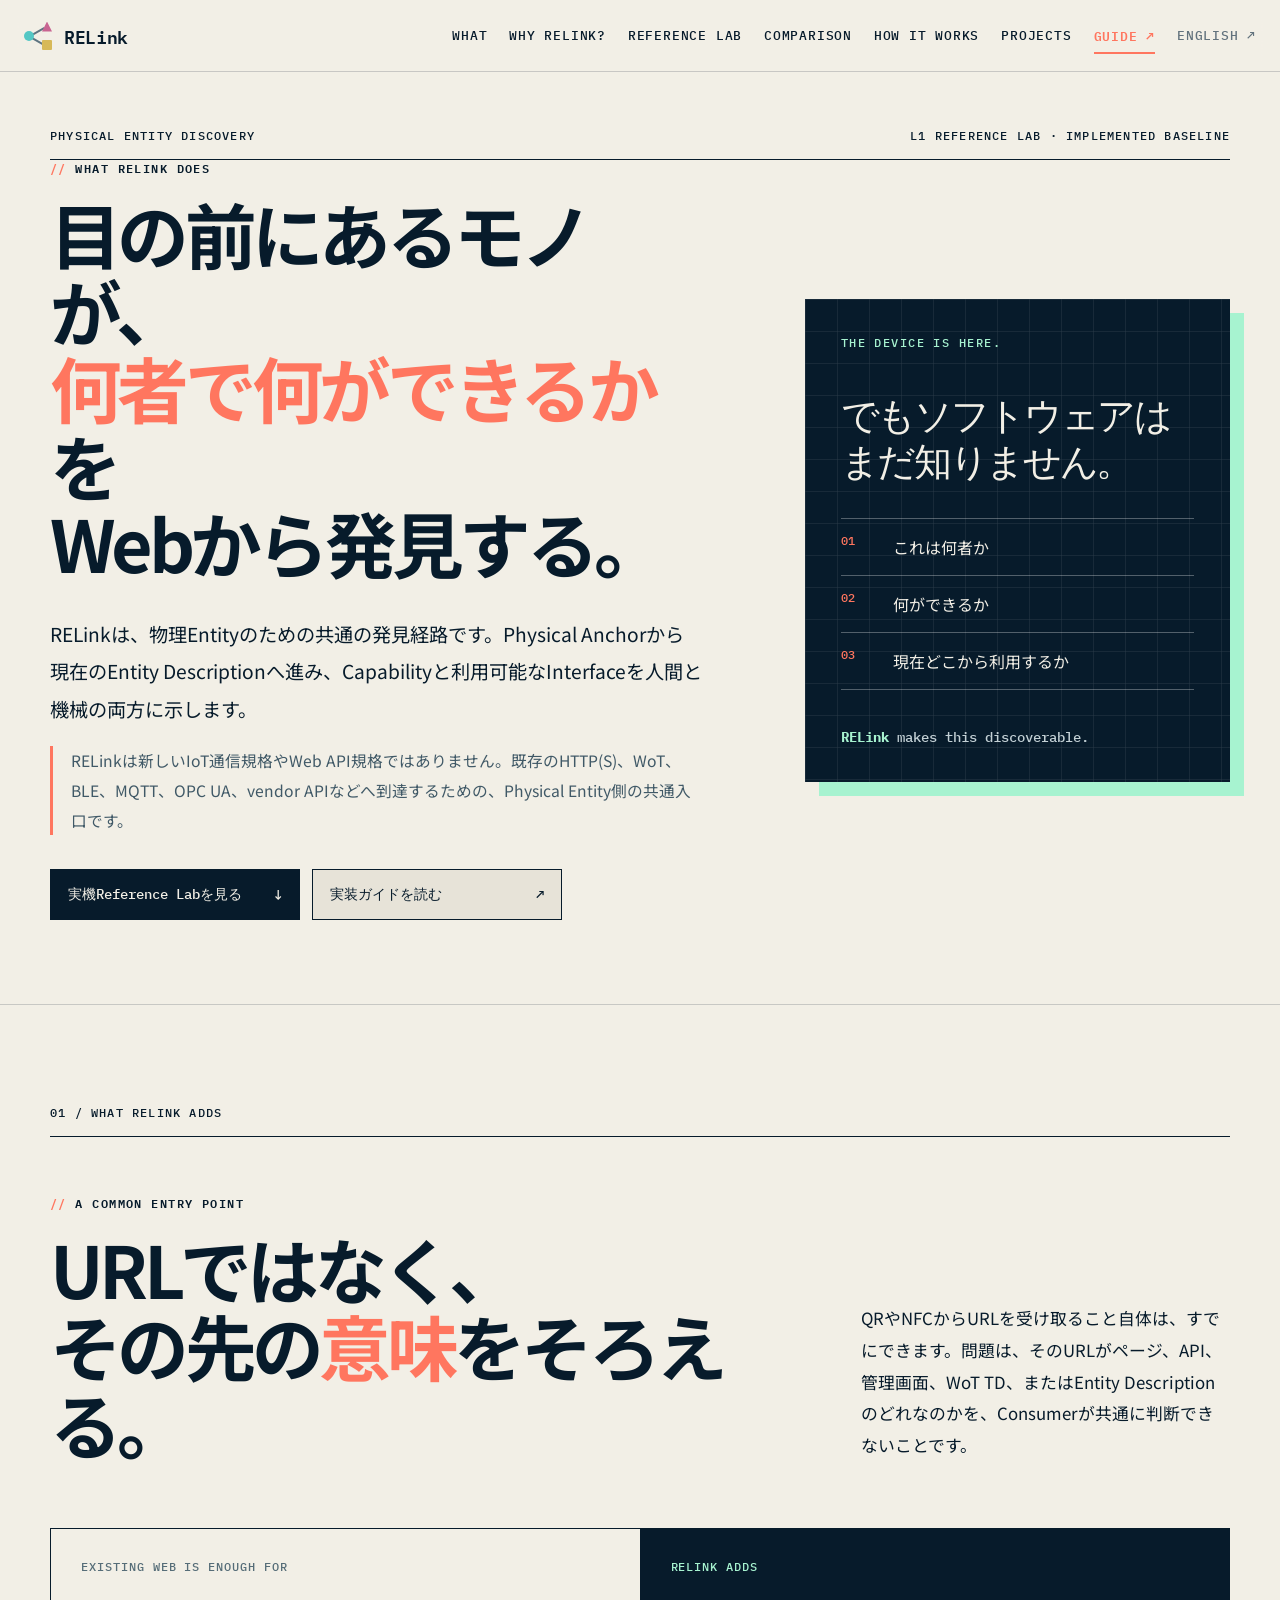
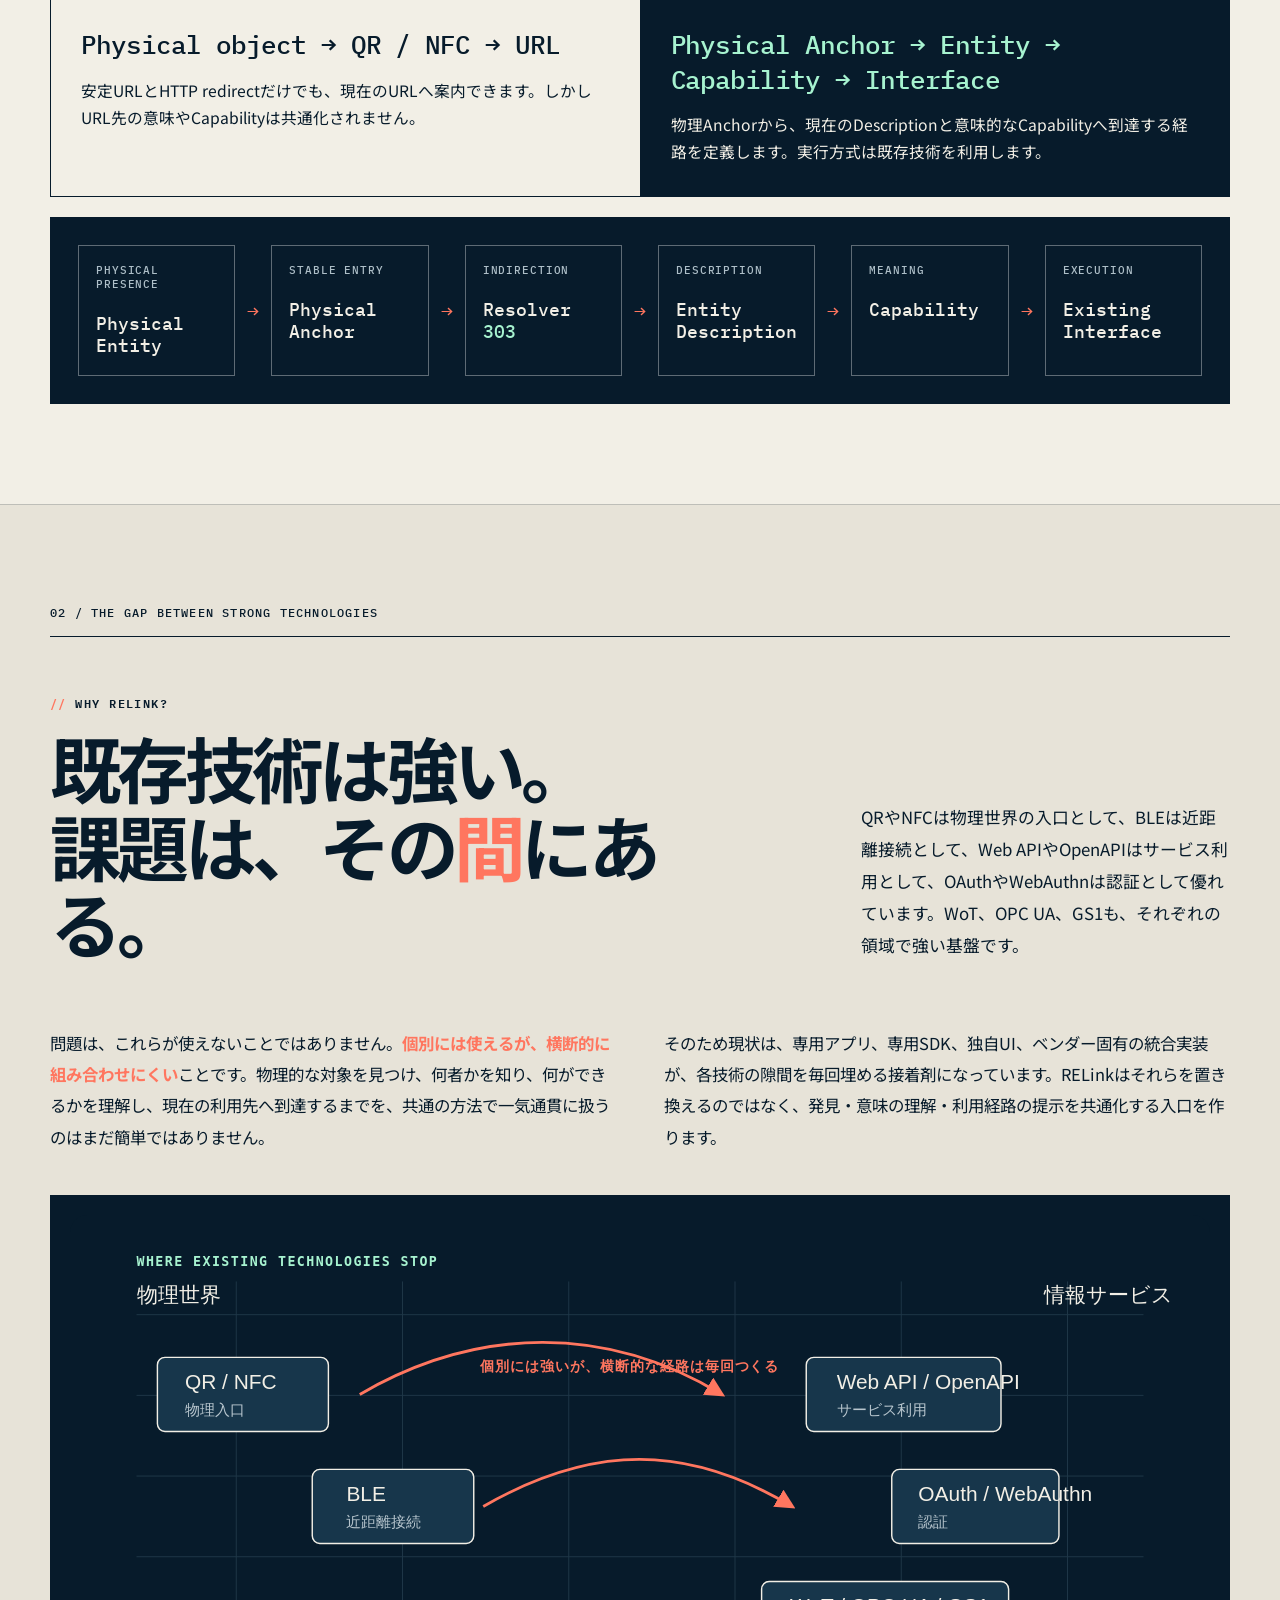
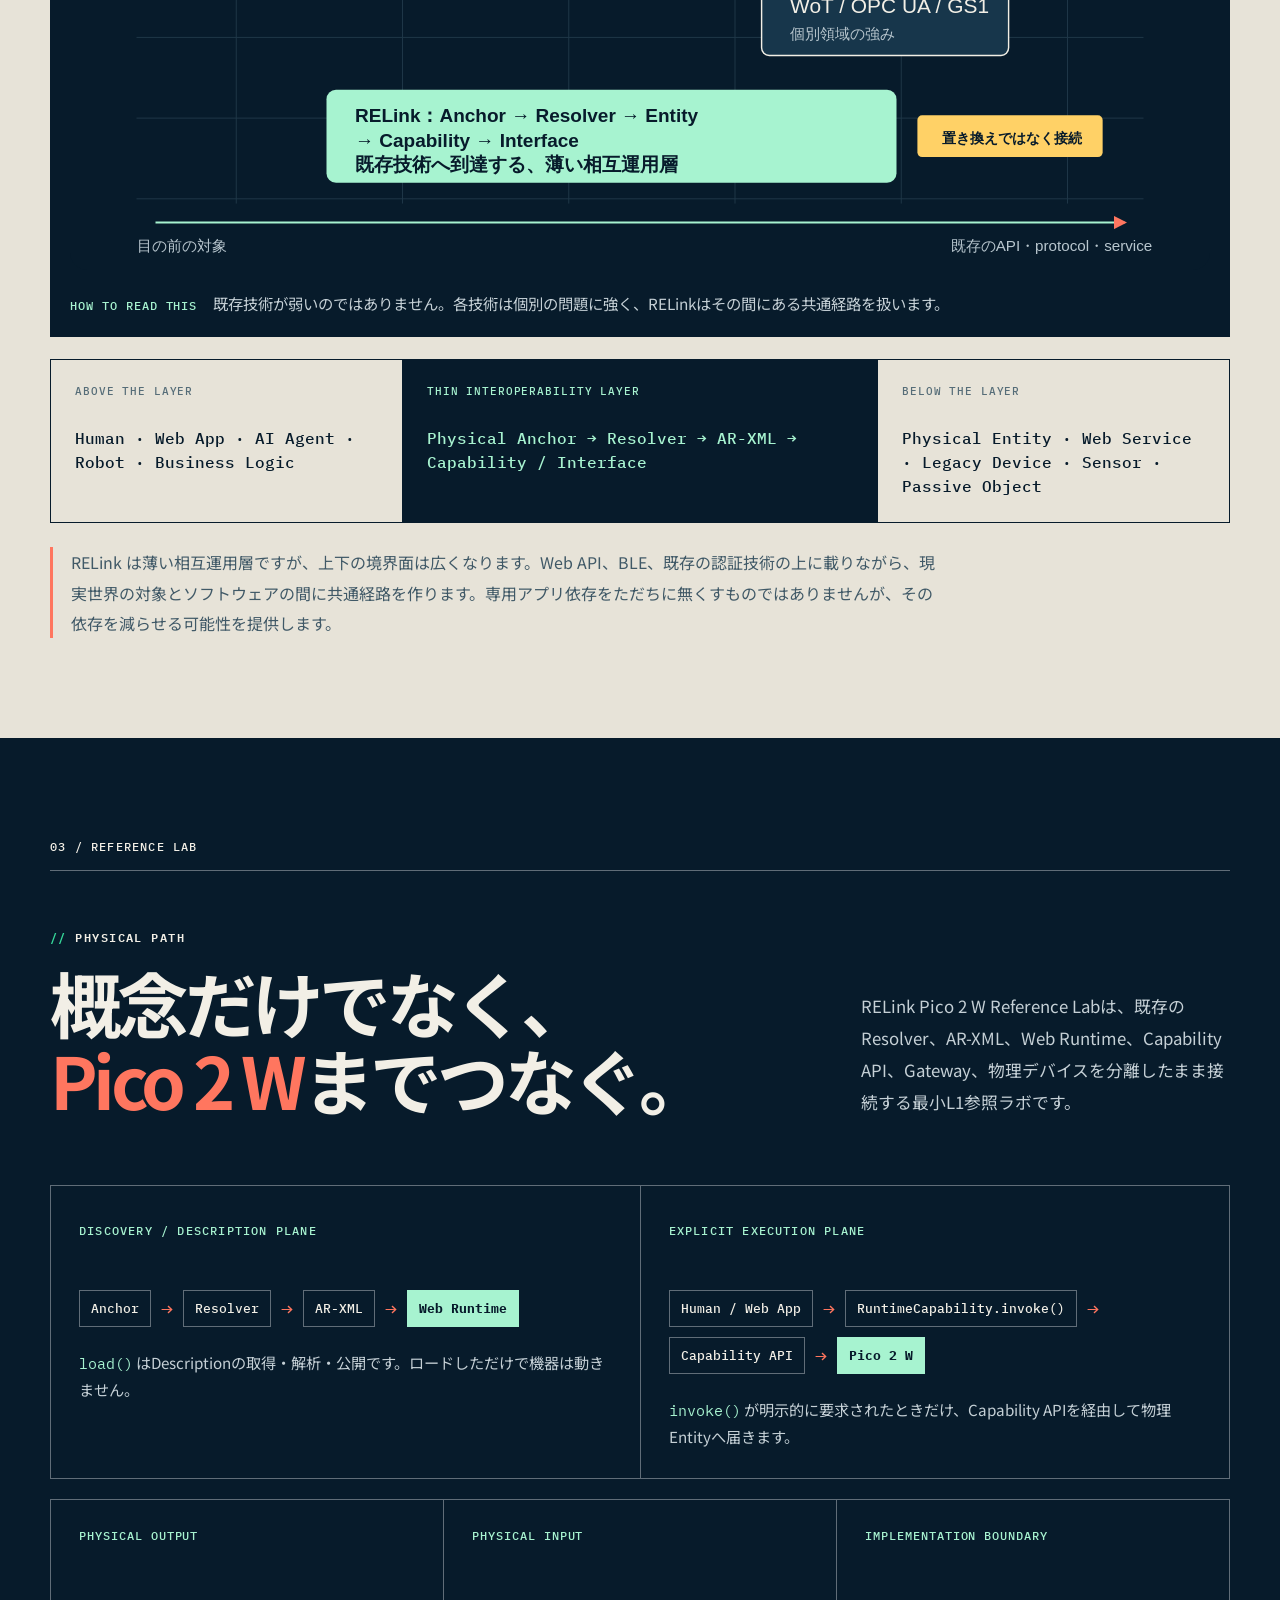
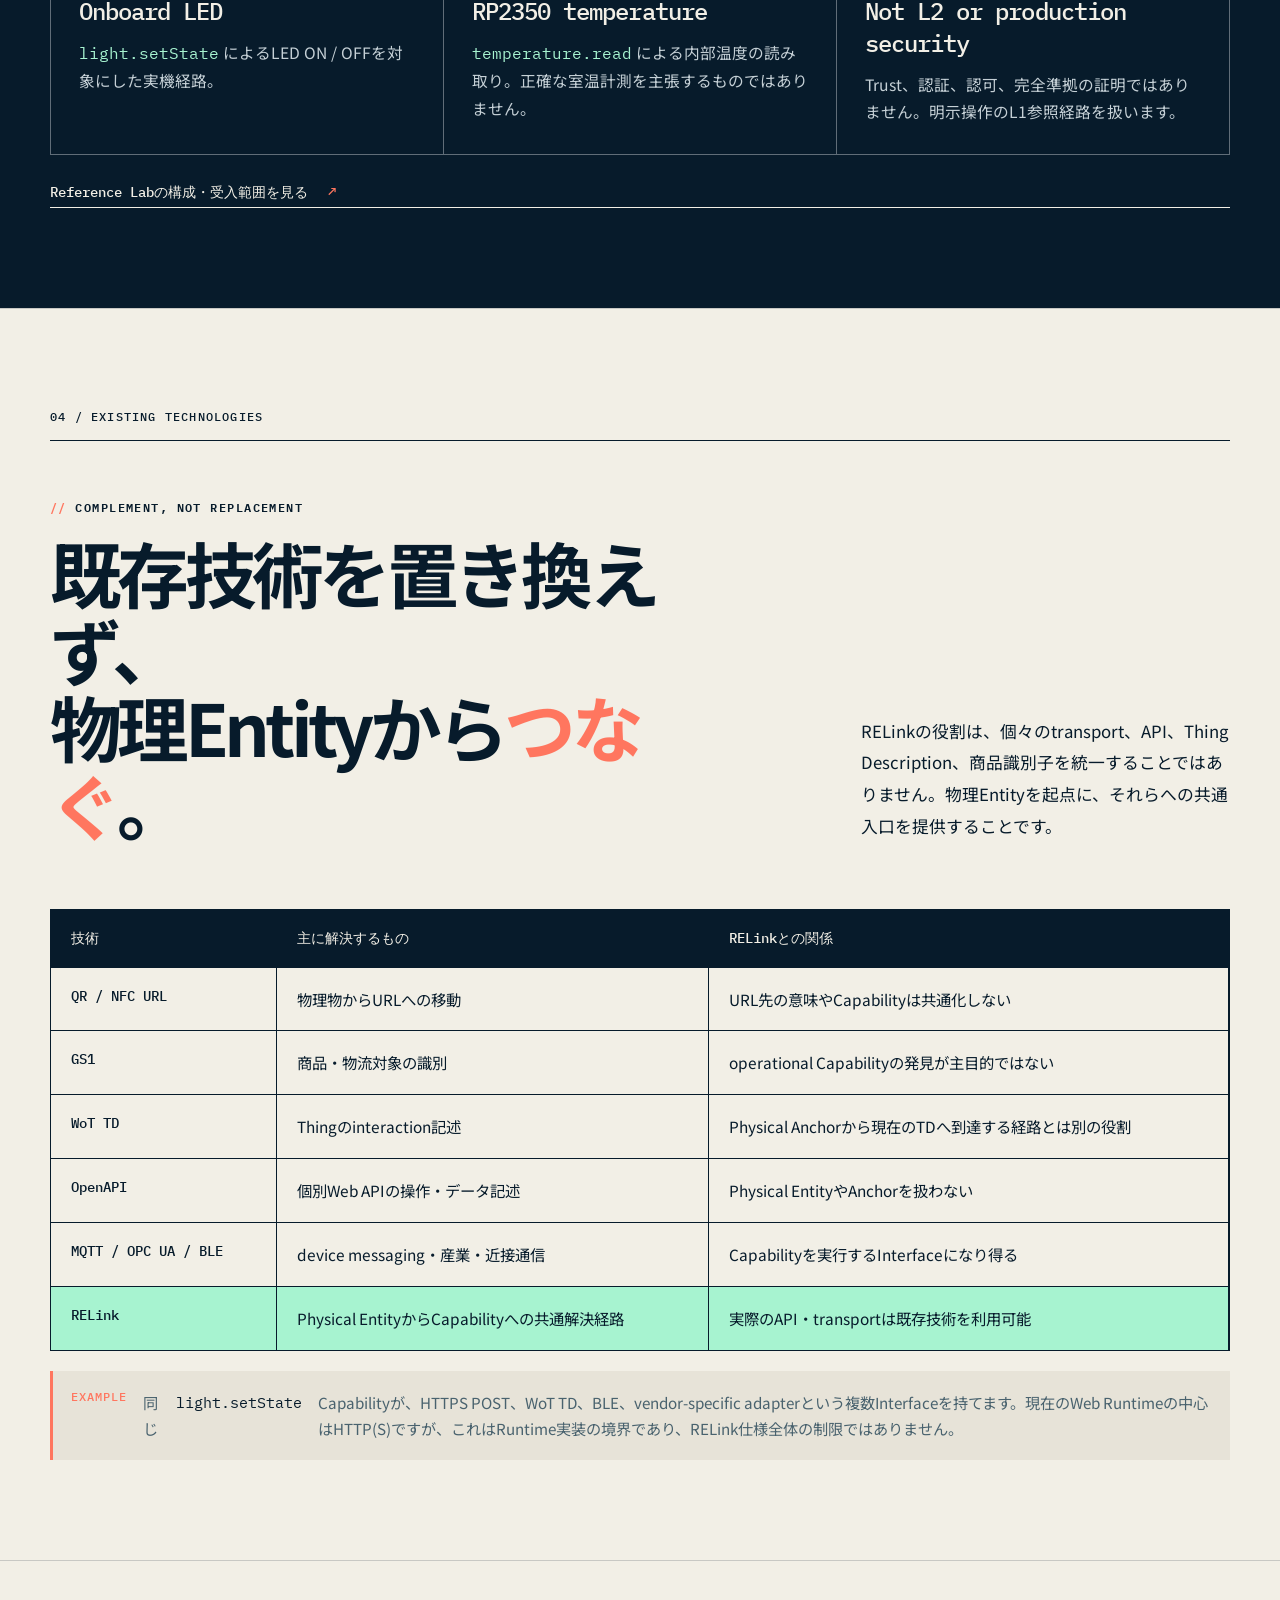
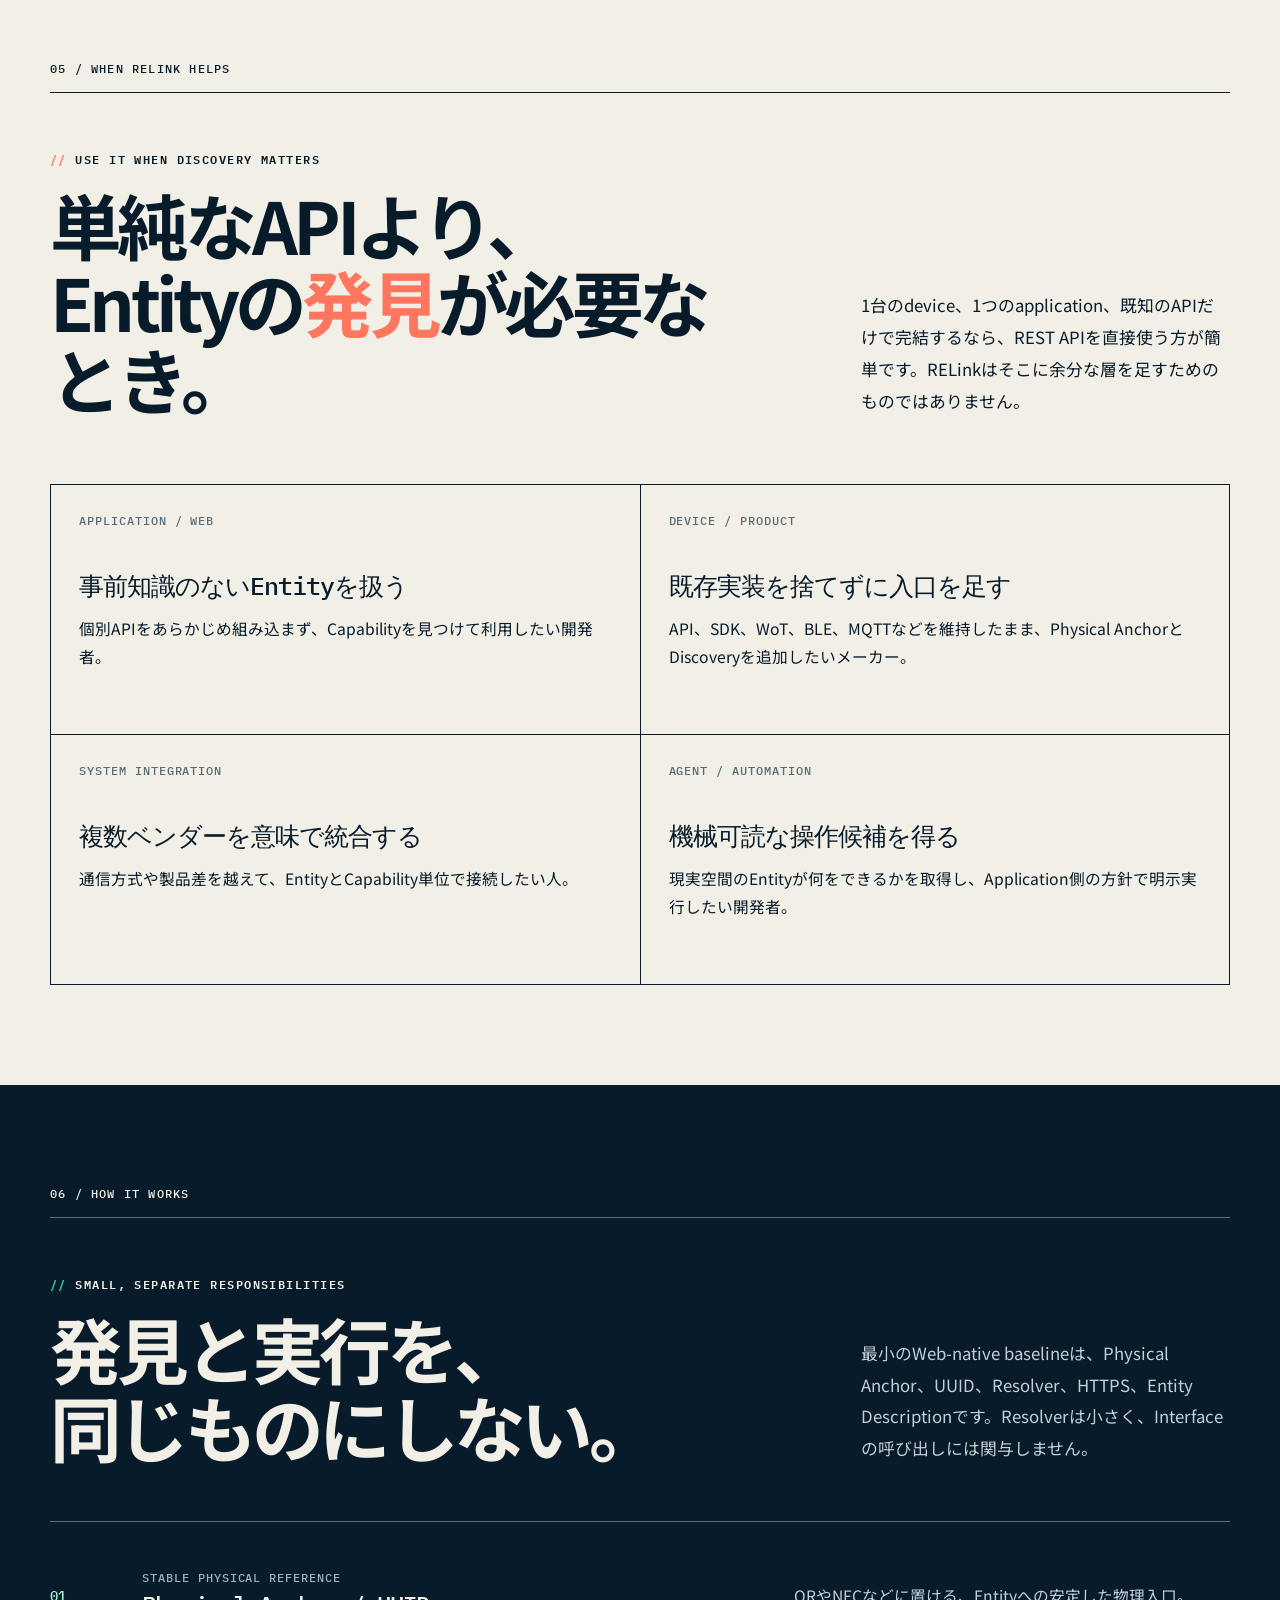
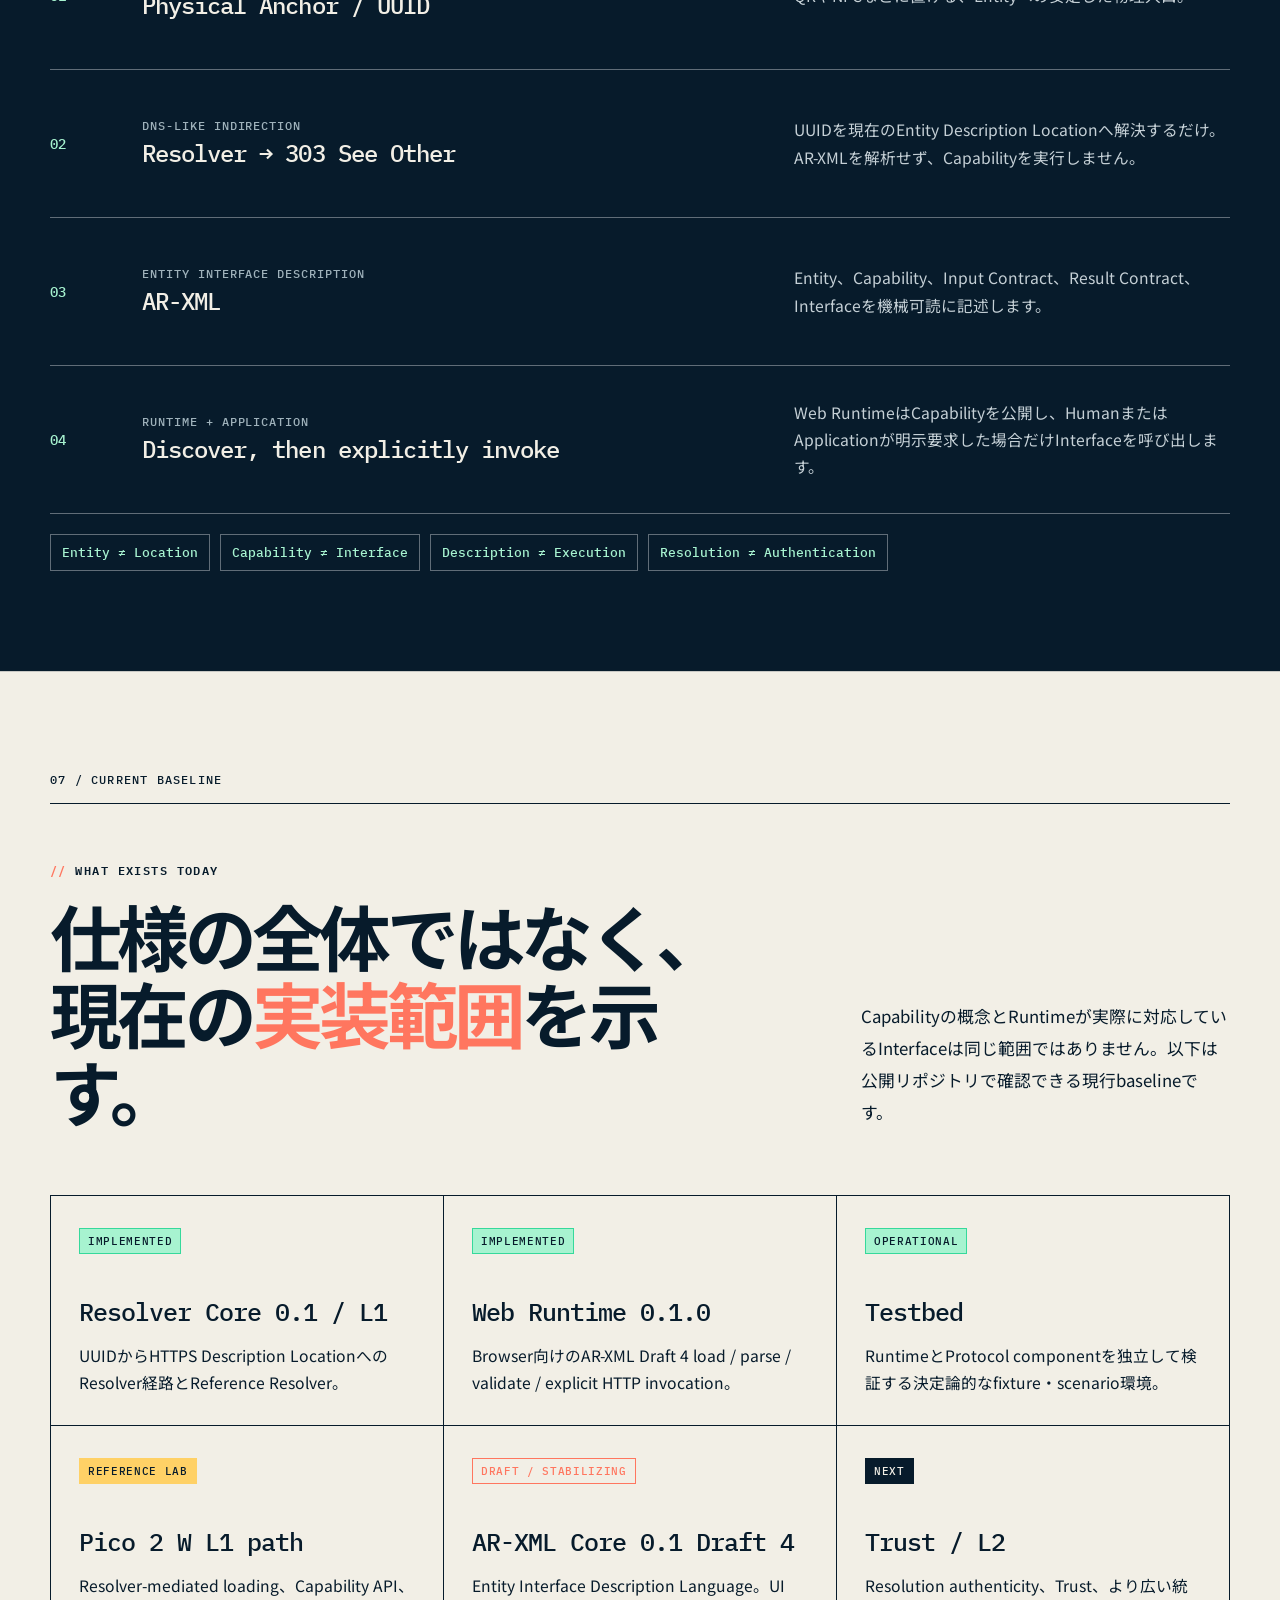
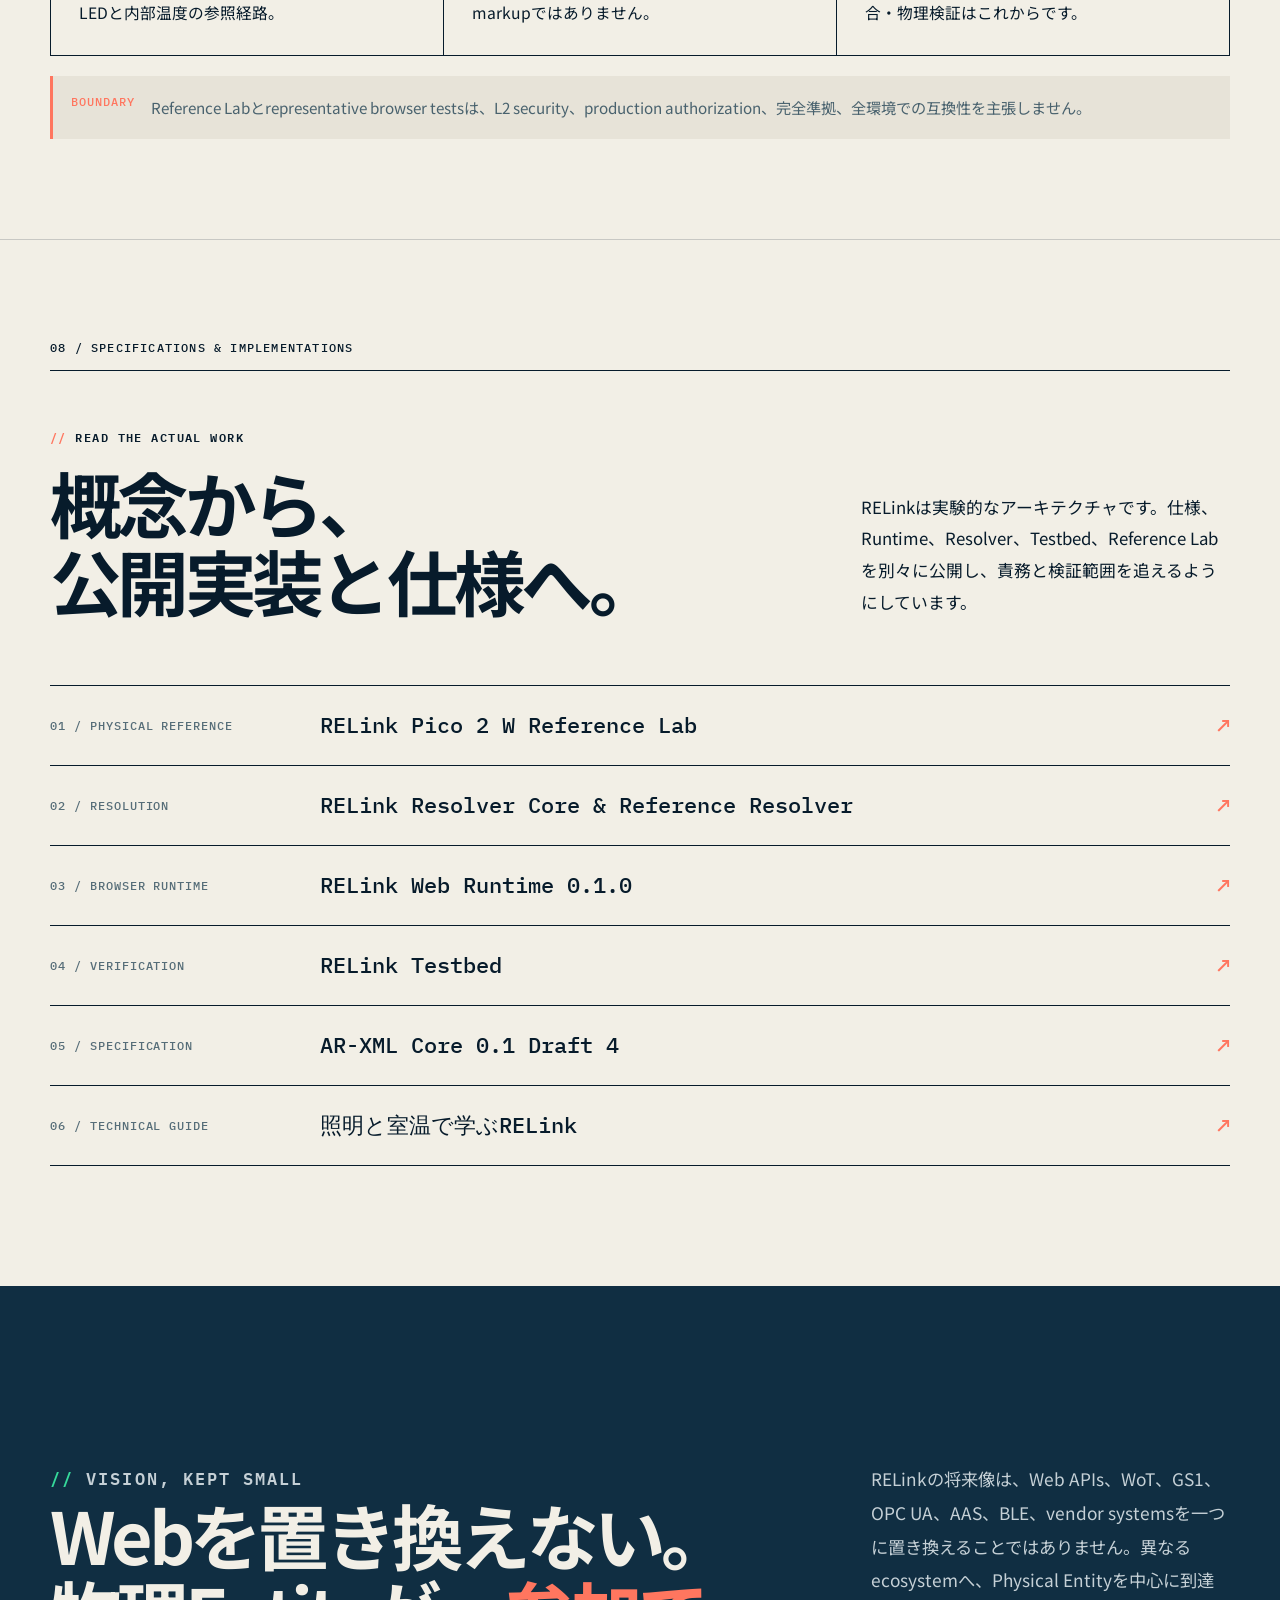
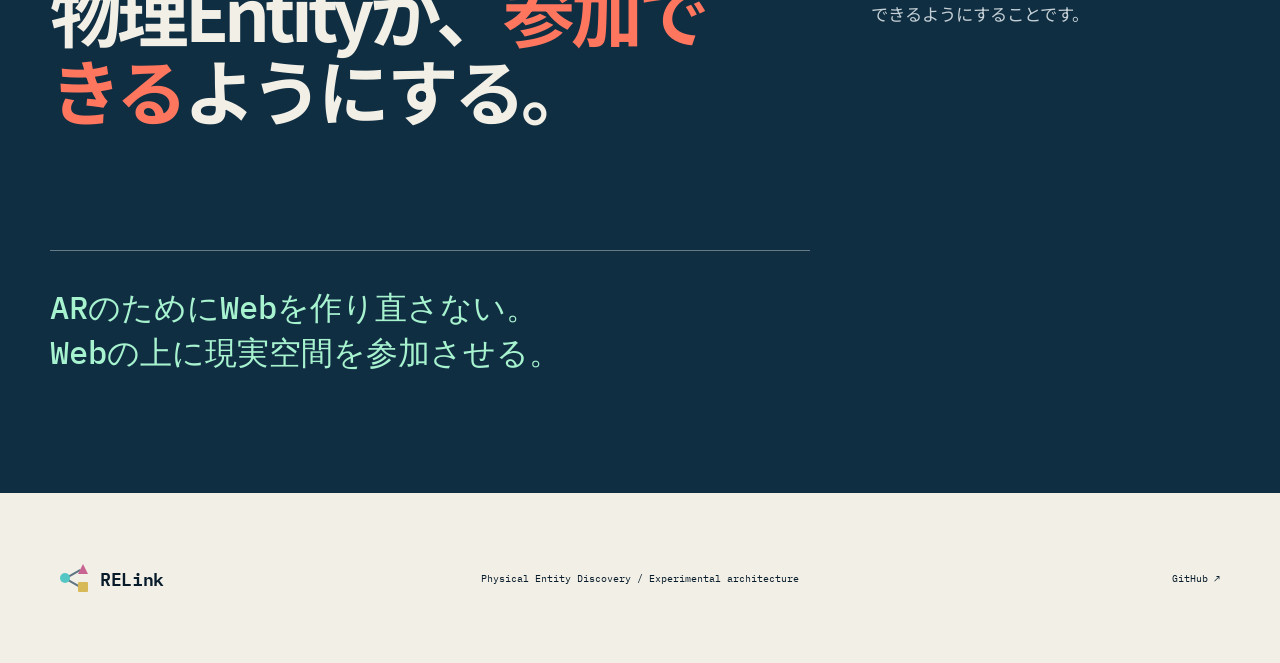
<file: index.html>
<!doctype html>
<html lang="ja">
  <head>
    <meta charset="UTF-8" />
    <meta name="viewport" content="width=device-width, initial-scale=1.0" />
    <meta name="description" content="RELinkは、目の前の物理Entityが何者で何ができ、どのInterfaceから利用できるかを、人間と機械がWeb経由で発見できるようにする共通経路です。" />
    <meta name="theme-color" content="#071b2b" />
    <link rel="canonical" href="https://ranmaru50.github.io/relink-site/" />
    <link rel="alternate" hreflang="ja" href="https://ranmaru50.github.io/relink-site/" />
    <link rel="alternate" hreflang="en" href="https://ranmaru50.github.io/relink-site/en/" />
    <link rel="icon" type="image/svg+xml" href="favicon.svg" />
    <meta property="og:type" content="website" />
    <meta property="og:site_name" content="RELink" />
    <meta property="og:title" content="RELink — Physical Entity Discovery" />
    <meta property="og:description" content="物理Entityから、現在のDescriptionとCapabilityへ到達する共通経路。既存のWeb APIやデバイスprotocolを置き換えません。" />
    <meta property="og:url" content="https://ranmaru50.github.io/relink-site/" />
    <meta name="twitter:card" content="summary" />
    <meta name="twitter:title" content="RELink — Physical Entity Discovery" />
    <meta name="twitter:description" content="目の前にあるモノが、何者で何ができるかをWebから発見する。" />
    <title>RELink — Physical Entity Discovery</title>
    <link rel="preconnect" href="https://fonts.googleapis.com" />
    <link rel="preconnect" href="https://fonts.gstatic.com" crossorigin />
    <link href="https://fonts.googleapis.com/css2?family=IBM+Plex+Mono:wght@400;500;600&family=Noto+Sans+JP:wght@400;500;600;700&display=swap" rel="stylesheet" />
    <link rel="stylesheet" href="styles.css" />
    <script src="script.js" defer></script>
  </head>
  <body class="relink-home">
    <header class="site-header">
      <a class="brand" href="#top" aria-label="RELink ホーム"><span class="brand-mark" aria-hidden="true"><i></i><i></i><i></i></span><span>RELink</span></a>
      <button class="menu-button" type="button" aria-expanded="false" aria-controls="site-nav">Menu</button>
      <nav id="site-nav" aria-label="メインナビゲーション">
        <a href="#what">What</a><a href="#gap">Why RELink?</a><a href="#lab">Reference Lab</a><a href="#comparison">Comparison</a><a href="#how">How it works</a><a href="#projects">Projects</a><a class="guide-nav-link" href="smart-home.html">Guide ↗</a><a class="language-switch" href="en/index.html">English ↗</a>
      </nav>
    </header>

    <main id="top">
      <section class="home-hero home-shell">
        <div class="home-eyebrow"><span>PHYSICAL ENTITY DISCOVERY</span><span>L1 REFERENCE LAB · IMPLEMENTED BASELINE</span></div>
        <div class="home-hero__grid">
          <div>
            <p class="home-kicker">WHAT RELINK DOES</p>
            <h1>目の前にあるモノが、<br /><em>何者で何ができるか</em>を<br />Webから発見する。</h1>
            <p class="home-lead">RELinkは、物理Entityのための共通の発見経路です。Physical Anchorから現在のEntity Descriptionへ進み、Capabilityと利用可能なInterfaceを人間と機械の両方に示します。</p>
            <p class="home-boundary">RELinkは新しいIoT通信規格やWeb API規格ではありません。既存のHTTP(S)、WoT、BLE、MQTT、OPC UA、vendor APIなどへ到達するための、Physical Entity側の共通入口です。</p>
            <div class="home-actions"><a class="home-button primary" href="#lab">実機Reference Labを見る <span>↓</span></a><a class="home-button secondary" href="smart-home.html">実装ガイドを読む <span>↗</span></a></div>
          </div>
          <aside class="home-hero__questions" aria-label="RELinkが解く問い">
            <p>THE DEVICE IS HERE.</p><h2>でもソフトウェアは<br />まだ知りません。</h2>
            <ul><li><span>01</span>これは何者か</li><li><span>02</span>何ができるか</li><li><span>03</span>現在どこから利用するか</li></ul>
            <div><strong>RELink</strong><span> makes this discoverable.</span></div>
          </aside>
        </div>
      </section>

      <section id="what" class="home-section home-shell what-section">
        <div class="home-index">01 / WHAT RELINK ADDS</div>
        <div class="home-section-head"><div><p class="home-kicker">A COMMON ENTRY POINT</p><h2>URLではなく、<br />その先の<em>意味</em>をそろえる。</h2></div><p>QRやNFCからURLを受け取ること自体は、すでにできます。問題は、そのURLがページ、API、管理画面、WoT TD、またはEntity Descriptionのどれなのかを、Consumerが共通に判断できないことです。</p></div>
        <div class="home-before-after"><article><small>EXISTING WEB IS ENOUGH FOR</small><strong>Physical object → QR / NFC → URL</strong><p>安定URLとHTTP redirectだけでも、現在のURLへ案内できます。しかしURL先の意味やCapabilityは共通化されません。</p></article><article class="home-before-after__result"><small>RELINK ADDS</small><strong>Physical Anchor → Entity → Capability → Interface</strong><p>物理Anchorから、現在のDescriptionと意味的なCapabilityへ到達する経路を定義します。実行方式は既存技術を利用します。</p></article></div>
        <div class="discovery-map" aria-label="RELink discovery flow"><div><small>PHYSICAL PRESENCE</small><strong>Physical<br />Entity</strong></div><i>→</i><div><small>STABLE ENTRY</small><strong>Physical<br />Anchor</strong></div><i>→</i><div><small>INDIRECTION</small><strong>Resolver<br /><span>303</span></strong></div><i>→</i><div><small>DESCRIPTION</small><strong>Entity<br />Description</strong></div><i>→</i><div><small>MEANING</small><strong>Capability</strong></div><i>→</i><div><small>EXECUTION</small><strong>Existing<br />Interface</strong></div></div>
      </section>

      <section id="gap" class="home-section home-shell gap-section">
        <div class="home-index">02 / THE GAP BETWEEN STRONG TECHNOLOGIES</div>
        <div class="home-section-head"><div><p class="home-kicker">WHY RELINK?</p><h2>既存技術は強い。<br />課題は、その<em>間</em>にある。</h2></div><p>QRやNFCは物理世界の入口として、BLEは近距離接続として、Web APIやOpenAPIはサービス利用として、OAuthやWebAuthnは認証として優れています。WoT、OPC UA、GS1も、それぞれの領域で強い基盤です。</p></div>
        <div class="gap-copy-grid"><p>問題は、これらが使えないことではありません。<strong>個別には使えるが、横断的に組み合わせにくい</strong>ことです。物理的な対象を見つけ、何者かを知り、何ができるかを理解し、現在の利用先へ到達するまでを、共通の方法で一気通貫に扱うのはまだ簡単ではありません。</p><p>そのため現状は、専用アプリ、専用SDK、独自UI、ベンダー固有の統合実装が、各技術の隙間を毎回埋める接着剤になっています。RELinkはそれらを置き換えるのではなく、発見・意味の理解・利用経路の提示を共通化する入口を作ります。</p></div>
        <figure class="gap-figure"><img src="assets/relink-coverage-ja.svg" width="1200" height="690" alt="物理世界から情報サービスへ向かう経路で、QR・NFC、BLE、Web API・OpenAPI、OAuth・WebAuthn、WoT・OPC UA・GS1はそれぞれの領域に強く、RELinkがそれらをつなぐ薄い相互運用層であることを示す図" /><figcaption><span>HOW TO READ THIS</span> 既存技術が弱いのではありません。各技術は個別の問題に強く、RELinkはその間にある共通経路を扱います。</figcaption></figure>
        <div class="gap-layer"><div><small>ABOVE THE LAYER</small><strong>Human · Web App · AI Agent · Robot · Business Logic</strong></div><div class="gap-layer__center"><small>THIN INTEROPERABILITY LAYER</small><strong>Physical Anchor → Resolver → AR-XML → Capability / Interface</strong></div><div><small>BELOW THE LAYER</small><strong>Physical Entity · Web Service · Legacy Device · Sensor · Passive Object</strong></div></div>
        <p class="gap-summary">RELink は薄い相互運用層ですが、上下の境界面は広くなります。Web API、BLE、既存の認証技術の上に載りながら、現実世界の対象とソフトウェアの間に共通経路を作ります。専用アプリ依存をただちに無くすものではありませんが、その依存を減らせる可能性を提供します。</p>
      </section>

      <section id="lab" class="home-section home-shell lab-section">
        <div class="home-index light">03 / REFERENCE LAB</div>
        <div class="home-section-head"><div><p class="home-kicker mint">PHYSICAL PATH</p><h2>概念だけでなく、<br /><em>Pico 2 W</em>までつなぐ。</h2></div><p>RELink Pico 2 W Reference Labは、既存のResolver、AR-XML、Web Runtime、Capability API、Gateway、物理デバイスを分離したまま接続する最小L1参照ラボです。</p></div>
        <div class="lab-proof"><article class="lab-proof__chain"><small>DISCOVERY / DESCRIPTION PLANE</small><div><span>Anchor</span><i>→</i><span>Resolver</span><i>→</i><span>AR-XML</span><i>→</i><strong>Web Runtime</strong></div><p><code>load()</code> はDescriptionの取得・解析・公開です。ロードしただけで機器は動きません。</p></article><article class="lab-proof__chain"><small>EXPLICIT EXECUTION PLANE</small><div><span>Human / Web App</span><i>→</i><span>RuntimeCapability.<wbr />invoke()</span><i>→</i><span>Capability API</span><i>→</i><strong>Pico 2 W</strong></div><p><code>invoke()</code> が明示的に要求されたときだけ、Capability APIを経由して物理Entityへ届きます。</p></article></div>
        <div class="lab-grid"><article><small>PHYSICAL OUTPUT</small><h3>Onboard LED</h3><p><code>light.setState</code> によるLED ON / OFFを対象にした実機経路。</p></article><article><small>PHYSICAL INPUT</small><h3>RP2350 temperature</h3><p><code>temperature.read</code> による内部温度の読み取り。正確な室温計測を主張するものではありません。</p></article><article><small>IMPLEMENTATION BOUNDARY</small><h3>Not L2 or production security</h3><p>Trust、認証、認可、完全準拠の証明ではありません。明示操作のL1参照経路を扱います。</p></article></div>
        <a class="home-link light-link" href="https://github.com/ranmaru50/relink-reference-lab" rel="noreferrer">Reference Labの構成・受入範囲を見る <span>↗</span></a>
      </section>

      <section id="comparison" class="home-section home-shell comparison-section">
        <div class="home-index">04 / EXISTING TECHNOLOGIES</div>
        <div class="home-section-head"><div><p class="home-kicker">COMPLEMENT, NOT REPLACEMENT</p><h2>既存技術を置き換えず、<br />物理Entityから<em>つなぐ</em>。</h2></div><p>RELinkの役割は、個々のtransport、API、Thing Description、商品識別子を統一することではありません。物理Entityを起点に、それらへの共通入口を提供することです。</p></div>
        <div class="comparison-table" role="region" aria-label="既存技術との位置付け" tabindex="0"><table><thead><tr><th>技術</th><th>主に解決するもの</th><th>RELinkとの関係</th></tr></thead><tbody><tr><th>QR / NFC URL</th><td>物理物からURLへの移動</td><td>URL先の意味やCapabilityは共通化しない</td></tr><tr><th>GS1</th><td>商品・物流対象の識別</td><td>operational Capabilityの発見が主目的ではない</td></tr><tr><th>WoT TD</th><td>Thingのinteraction記述</td><td>Physical Anchorから現在のTDへ到達する経路とは別の役割</td></tr><tr><th>OpenAPI</th><td>個別Web APIの操作・データ記述</td><td>Physical EntityやAnchorを扱わない</td></tr><tr><th>MQTT / OPC UA / BLE</th><td>device messaging・産業・近接通信</td><td>Capabilityを実行するInterfaceになり得る</td></tr><tr class="comparison-table__focus"><th>RELink</th><td>Physical EntityからCapabilityへの共通解決経路</td><td>実際のAPI・transportは既存技術を利用可能</td></tr></tbody></table></div>
        <p class="home-note"><span>EXAMPLE</span> 同じ <code>light.setState</code> Capabilityが、HTTPS POST、WoT TD、BLE、vendor-specific adapterという複数Interfaceを持てます。現在のWeb Runtimeの中心はHTTP(S)ですが、これはRuntime実装の境界であり、RELink仕様全体の制限ではありません。</p>
      </section>

      <section id="who" class="home-section home-shell audience-section">
        <div class="home-index">05 / WHEN RELINK HELPS</div>
        <div class="home-section-head"><div><p class="home-kicker">USE IT WHEN DISCOVERY MATTERS</p><h2>単純なAPIより、<br />Entityの<em>発見</em>が必要なとき。</h2></div><p>1台のdevice、1つのapplication、既知のAPIだけで完結するなら、REST APIを直接使う方が簡単です。RELinkはそこに余分な層を足すためのものではありません。</p></div>
        <div class="audience-grid"><article><small>APPLICATION / WEB</small><h3>事前知識のないEntityを扱う</h3><p>個別APIをあらかじめ組み込まず、Capabilityを見つけて利用したい開発者。</p></article><article><small>DEVICE / PRODUCT</small><h3>既存実装を捨てずに入口を足す</h3><p>API、SDK、WoT、BLE、MQTTなどを維持したまま、Physical AnchorとDiscoveryを追加したいメーカー。</p></article><article><small>SYSTEM INTEGRATION</small><h3>複数ベンダーを意味で統合する</h3><p>通信方式や製品差を越えて、EntityとCapability単位で接続したい人。</p></article><article><small>AGENT / AUTOMATION</small><h3>機械可読な操作候補を得る</h3><p>現実空間のEntityが何をできるかを取得し、Application側の方針で明示実行したい開発者。</p></article></div>
      </section>

      <section id="how" class="home-section home-shell how-section">
        <div class="home-index light">06 / HOW IT WORKS</div>
        <div class="home-section-head"><div><p class="home-kicker mint">SMALL, SEPARATE RESPONSIBILITIES</p><h2>発見と実行を、<br />同じものにしない。</h2></div><p>最小のWeb-native baselineは、Physical Anchor、UUID、Resolver、HTTPS、Entity Descriptionです。Resolverは小さく、Interfaceの呼び出しには関与しません。</p></div>
        <div class="how-flow"><div class="how-row"><span>01</span><div><small>STABLE PHYSICAL REFERENCE</small><strong>Physical Anchor / UUID</strong></div><p>QRやNFCなどに置ける、Entityへの安定した物理入口。</p></div><div class="how-row"><span>02</span><div><small>DNS-LIKE INDIRECTION</small><strong>Resolver → 303 See Other</strong></div><p>UUIDを現在のEntity Description Locationへ解決するだけ。AR-XMLを解析せず、Capabilityを実行しません。</p></div><div class="how-row"><span>03</span><div><small>ENTITY INTERFACE DESCRIPTION</small><strong>AR-XML</strong></div><p>Entity、Capability、Input Contract、Result Contract、Interfaceを機械可読に記述します。</p></div><div class="how-row"><span>04</span><div><small>RUNTIME + APPLICATION</small><strong>Discover, then explicitly invoke</strong></div><p>Web RuntimeはCapabilityを公開し、HumanまたはApplicationが明示要求した場合だけInterfaceを呼び出します。</p></div></div>
        <div class="principles-strip"><span>Entity ≠ Location</span><span>Capability ≠ Interface</span><span>Description ≠ Execution</span><span>Resolution ≠ Authentication</span></div>
      </section>

      <section class="home-section home-shell implementation-section">
        <div class="home-index">07 / CURRENT BASELINE</div>
        <div class="home-section-head"><div><p class="home-kicker">WHAT EXISTS TODAY</p><h2>仕様の全体ではなく、<br />現在の<em>実装範囲</em>を示す。</h2></div><p>Capabilityの概念とRuntimeが実際に対応しているInterfaceは同じ範囲ではありません。以下は公開リポジトリで確認できる現行baselineです。</p></div>
        <div class="status-grid"><article><span class="status-pill done">IMPLEMENTED</span><h3>Resolver Core 0.1 / L1</h3><p>UUIDからHTTPS Description LocationへのResolver経路とReference Resolver。</p></article><article><span class="status-pill done">IMPLEMENTED</span><h3>Web Runtime 0.1.0</h3><p>Browser向けのAR-XML Draft 4 load / parse / validate / explicit HTTP invocation。</p></article><article><span class="status-pill done">OPERATIONAL</span><h3>Testbed</h3><p>RuntimeとProtocol componentを独立して検証する決定論的なfixture・scenario環境。</p></article><article><span class="status-pill lab">REFERENCE LAB</span><h3>Pico 2 W L1 path</h3><p>Resolver-mediated loading、Capability API、LEDと内部温度の参照経路。</p></article><article><span class="status-pill draft">DRAFT / STABILIZING</span><h3>AR-XML Core 0.1 Draft 4</h3><p>Entity Interface Description Language。UI markupではありません。</p></article><article><span class="status-pill next">NEXT</span><h3>Trust / L2</h3><p>Resolution authenticity、Trust、より広い統合・物理検証はこれからです。</p></article></div>
        <p class="implementation-boundary"><span>BOUNDARY</span> Reference Labとrepresentative browser testsは、L2 security、production authorization、完全準拠、全環境での互換性を主張しません。</p>
      </section>

      <section id="projects" class="home-section home-shell projects-section">
        <div class="home-index">08 / SPECIFICATIONS &amp; IMPLEMENTATIONS</div>
        <div class="home-section-head"><div><p class="home-kicker">READ THE ACTUAL WORK</p><h2>概念から、<br />公開実装と仕様へ。</h2></div><p>RELinkは実験的なアーキテクチャです。仕様、Runtime、Resolver、Testbed、Reference Labを別々に公開し、責務と検証範囲を追えるようにしています。</p></div>
        <div class="project-links"><a href="https://github.com/ranmaru50/relink-reference-lab" rel="noreferrer"><span>01 / PHYSICAL REFERENCE</span><strong>RELink Pico 2 W Reference Lab</strong><b>↗</b></a><a href="https://github.com/ranmaru50/relink-resolver" rel="noreferrer"><span>02 / RESOLUTION</span><strong>RELink Resolver Core &amp; Reference Resolver</strong><b>↗</b></a><a href="https://github.com/ranmaru50/relink-web-runtime" rel="noreferrer"><span>03 / BROWSER RUNTIME</span><strong>RELink Web Runtime 0.1.0</strong><b>↗</b></a><a href="https://github.com/ranmaru50/relink-testbed" rel="noreferrer"><span>04 / VERIFICATION</span><strong>RELink Testbed</strong><b>↗</b></a><a href="https://github.com/ranmaru50/relink-web-runtime/blob/main/docs/specs/arxml-core-0.1-draft4.md" rel="noreferrer"><span>05 / SPECIFICATION</span><strong>AR-XML Core 0.1 Draft 4</strong><b>↗</b></a><a href="smart-home.html"><span>06 / TECHNICAL GUIDE</span><strong>照明と室温で学ぶRELink</strong><b>↗</b></a></div>
      </section>

      <section id="vision" class="vision-section home-shell"><div><p class="home-kicker mint">VISION, KEPT SMALL</p><h2>Webを置き換えない。<br />物理Entityが、<em>参加できる</em>ようにする。</h2></div><p>RELinkの将来像は、Web APIs、WoT、GS1、OPC UA、AAS、BLE、vendor systemsを一つに置き換えることではありません。異なるecosystemへ、Physical Entityを中心に到達できるようにすることです。</p><blockquote>ARのためにWebを作り直さない。<br />Webの上に現実空間を参加させる。</blockquote></section>
    </main>

    <footer class="site-footer home-footer"><a class="brand" href="#top"><span class="brand-mark" aria-hidden="true"><i></i><i></i><i></i></span><span>RELink</span></a><p>Physical Entity Discovery / Experimental architecture</p><a href="https://github.com/ranmaru50" rel="noreferrer">GitHub ↗</a></footer>
  </body>
</html>
</file>
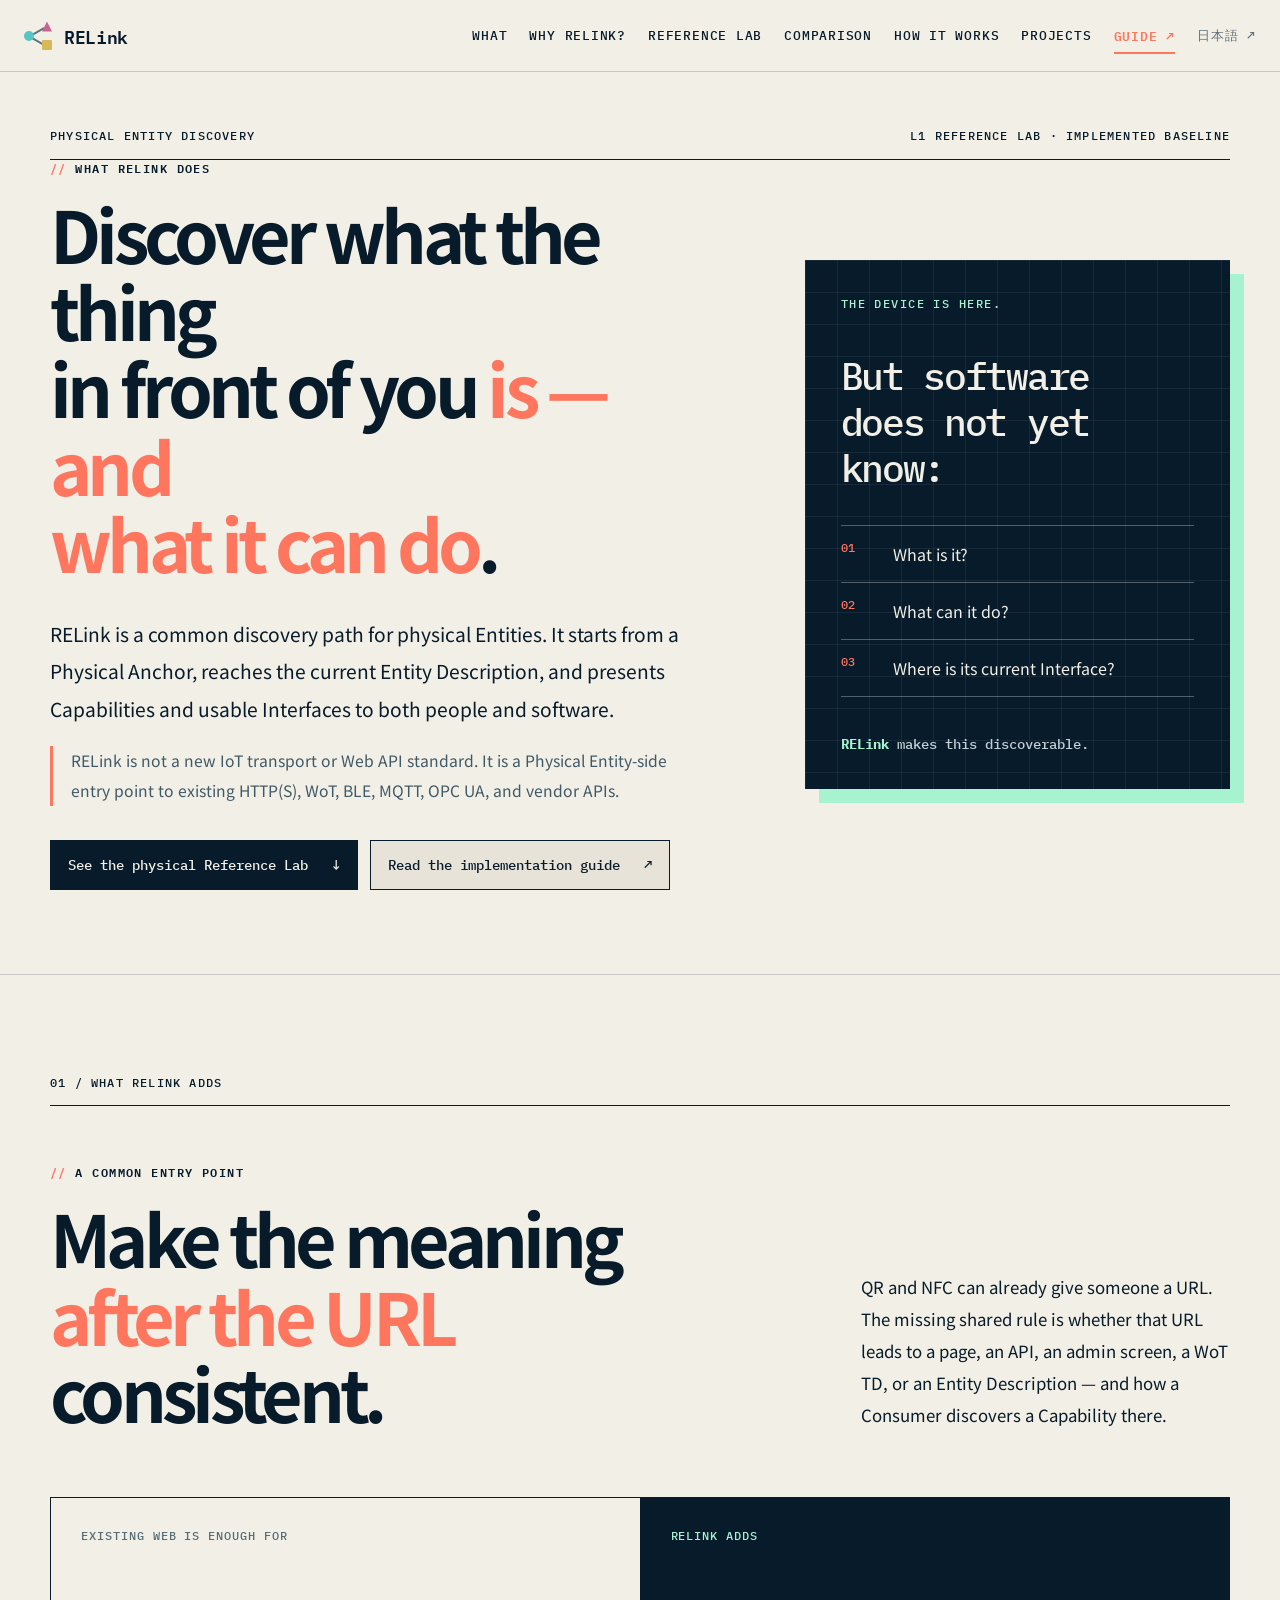
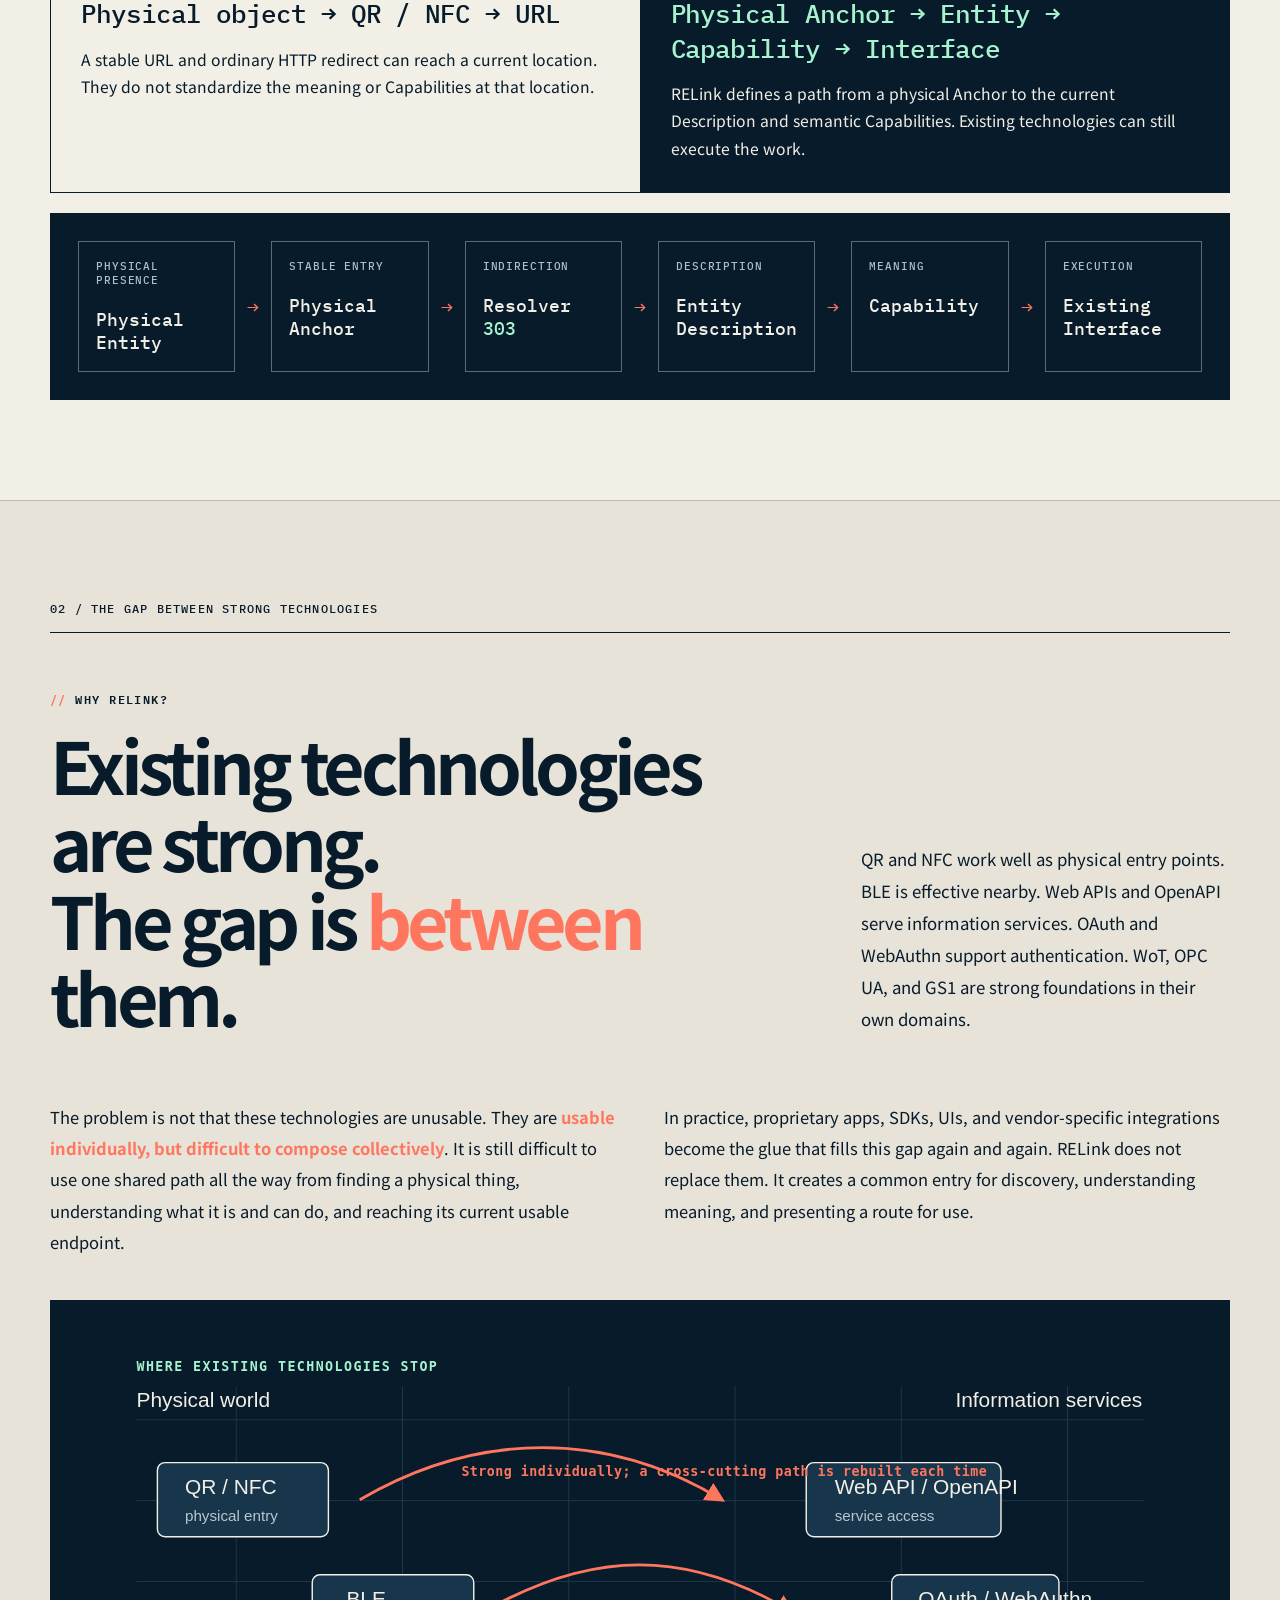
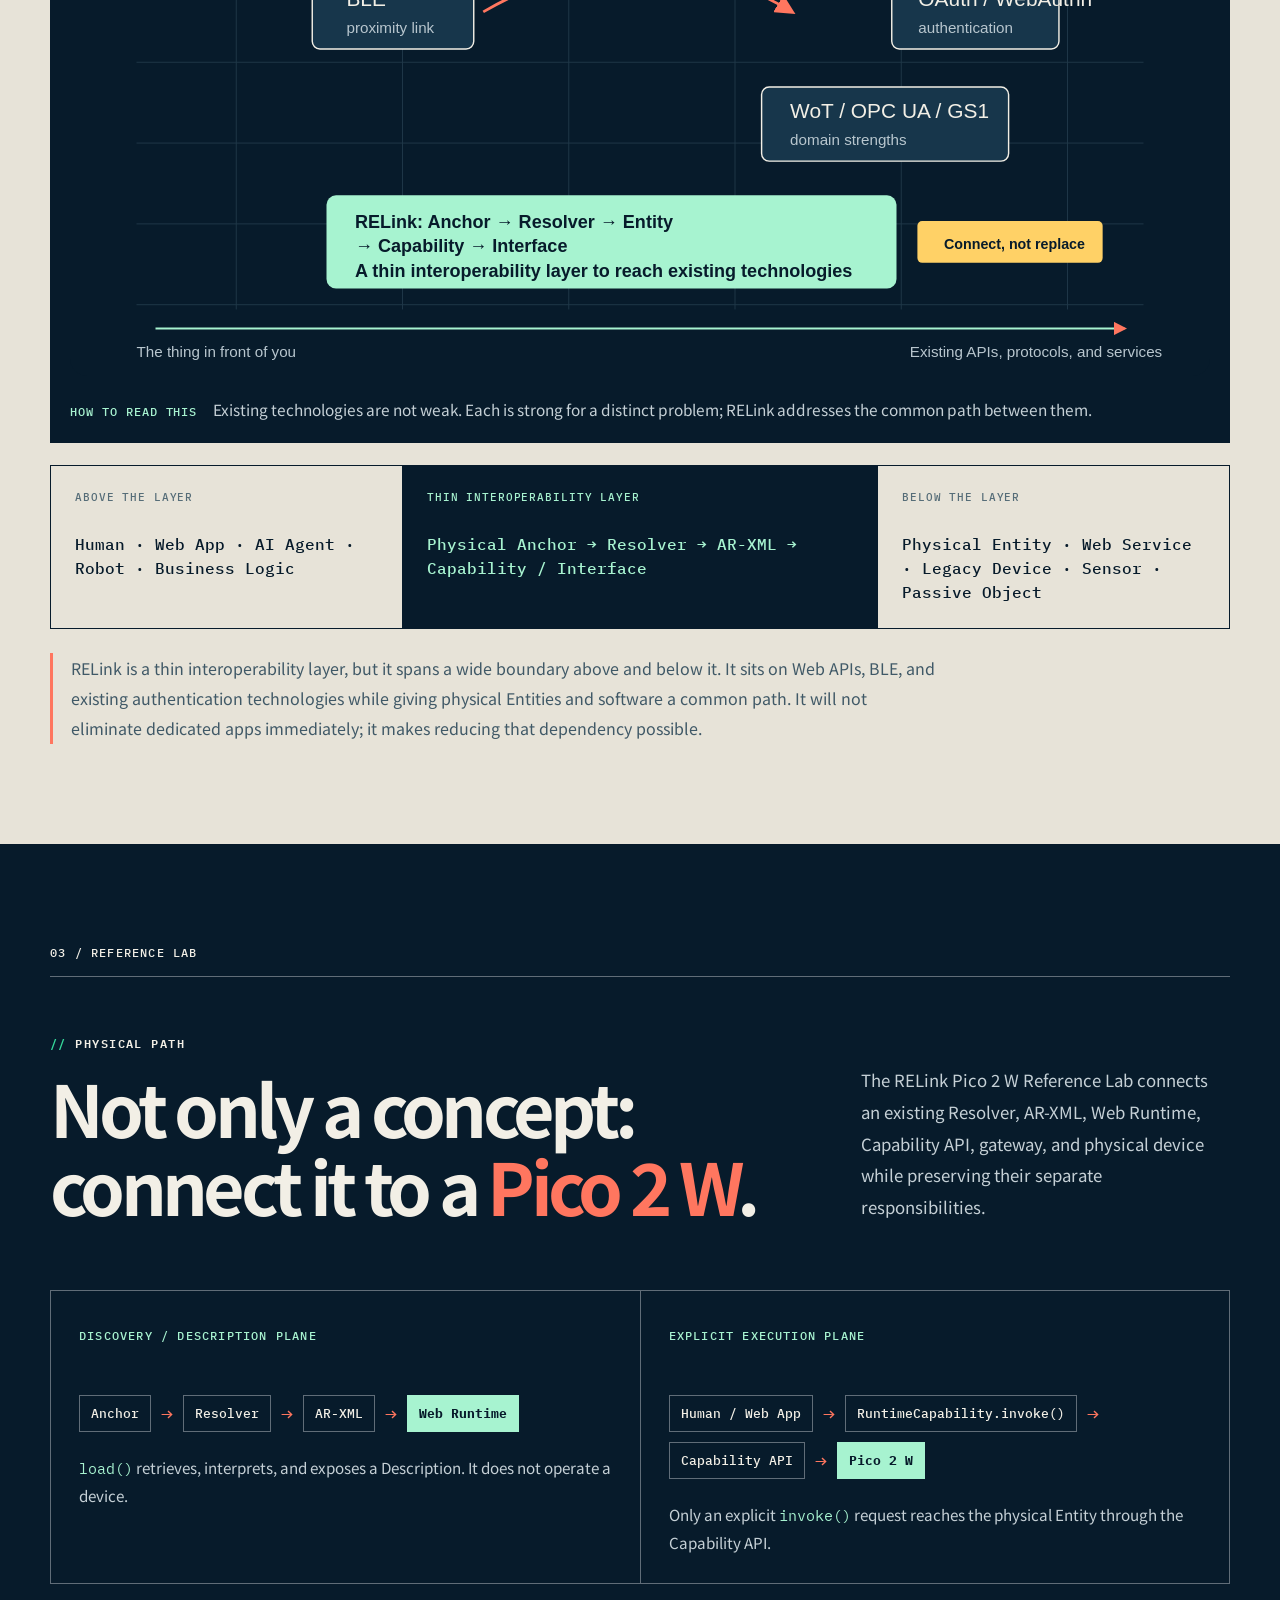
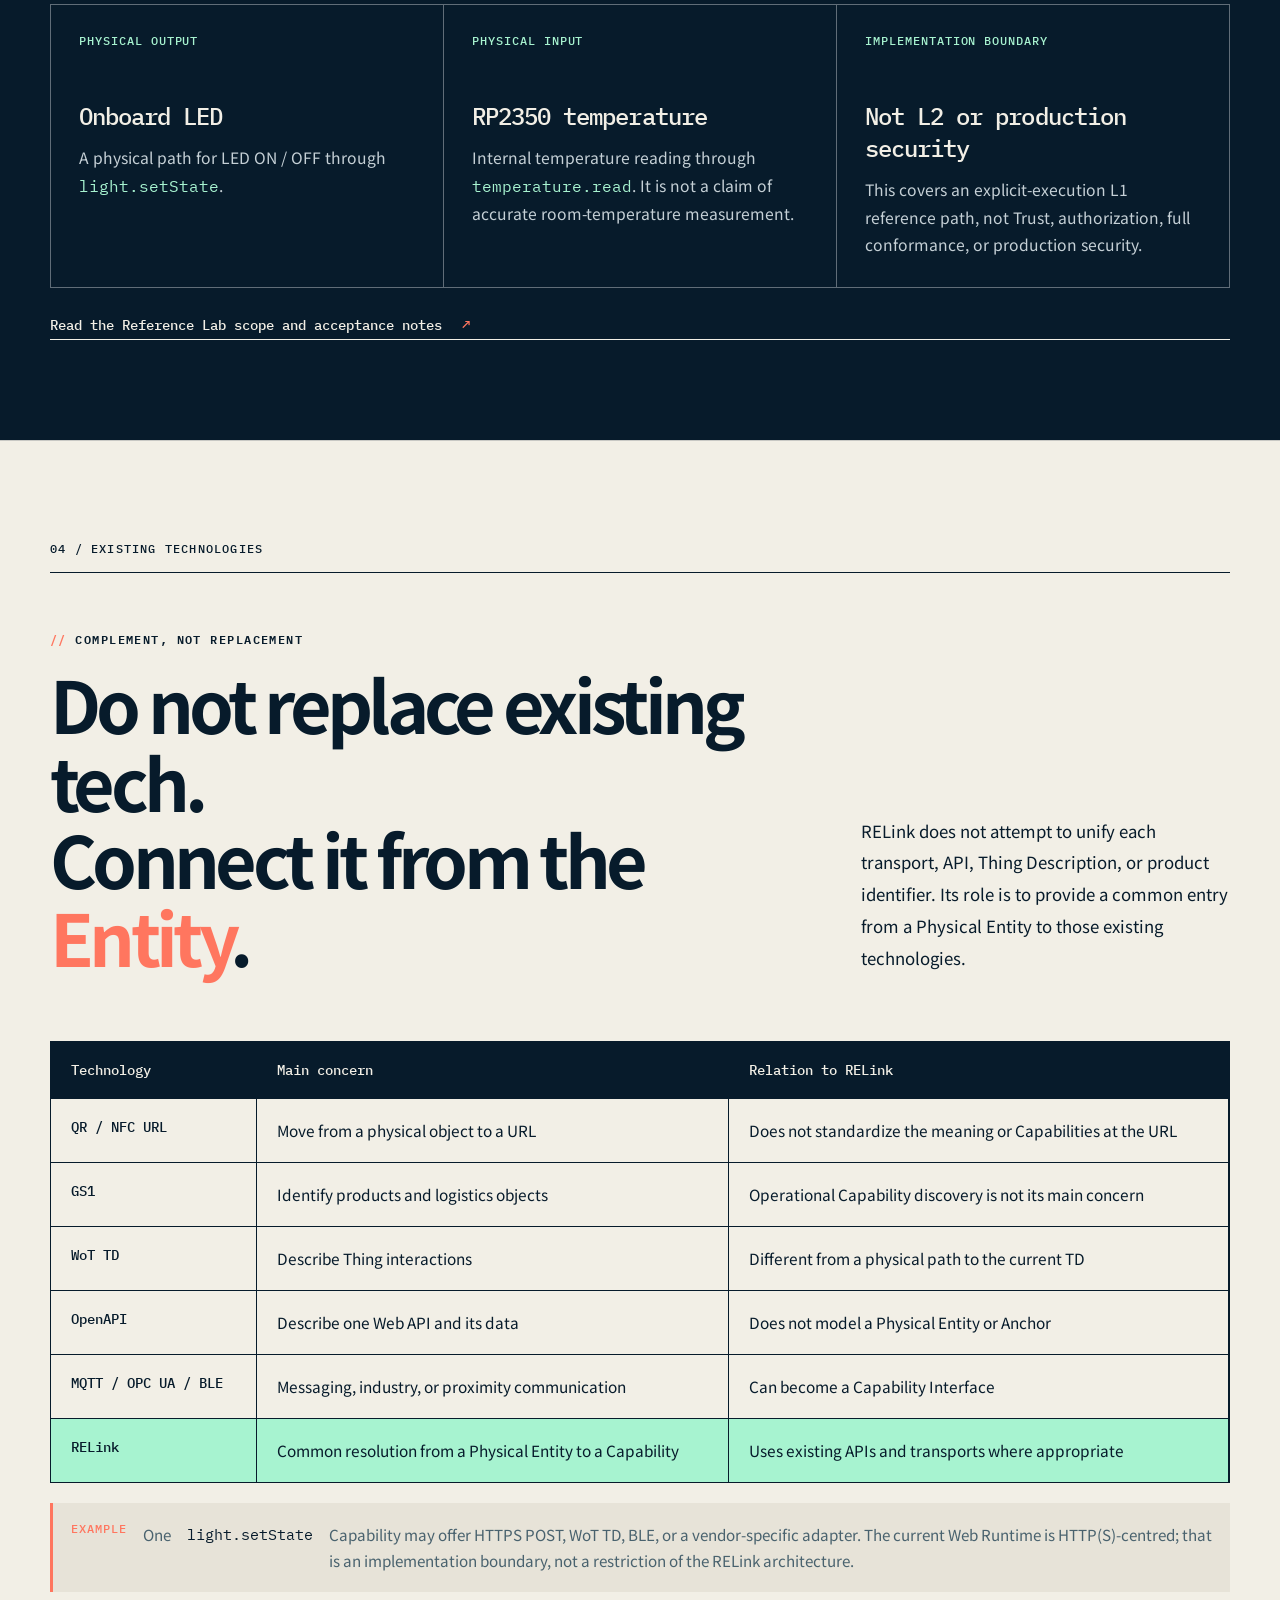
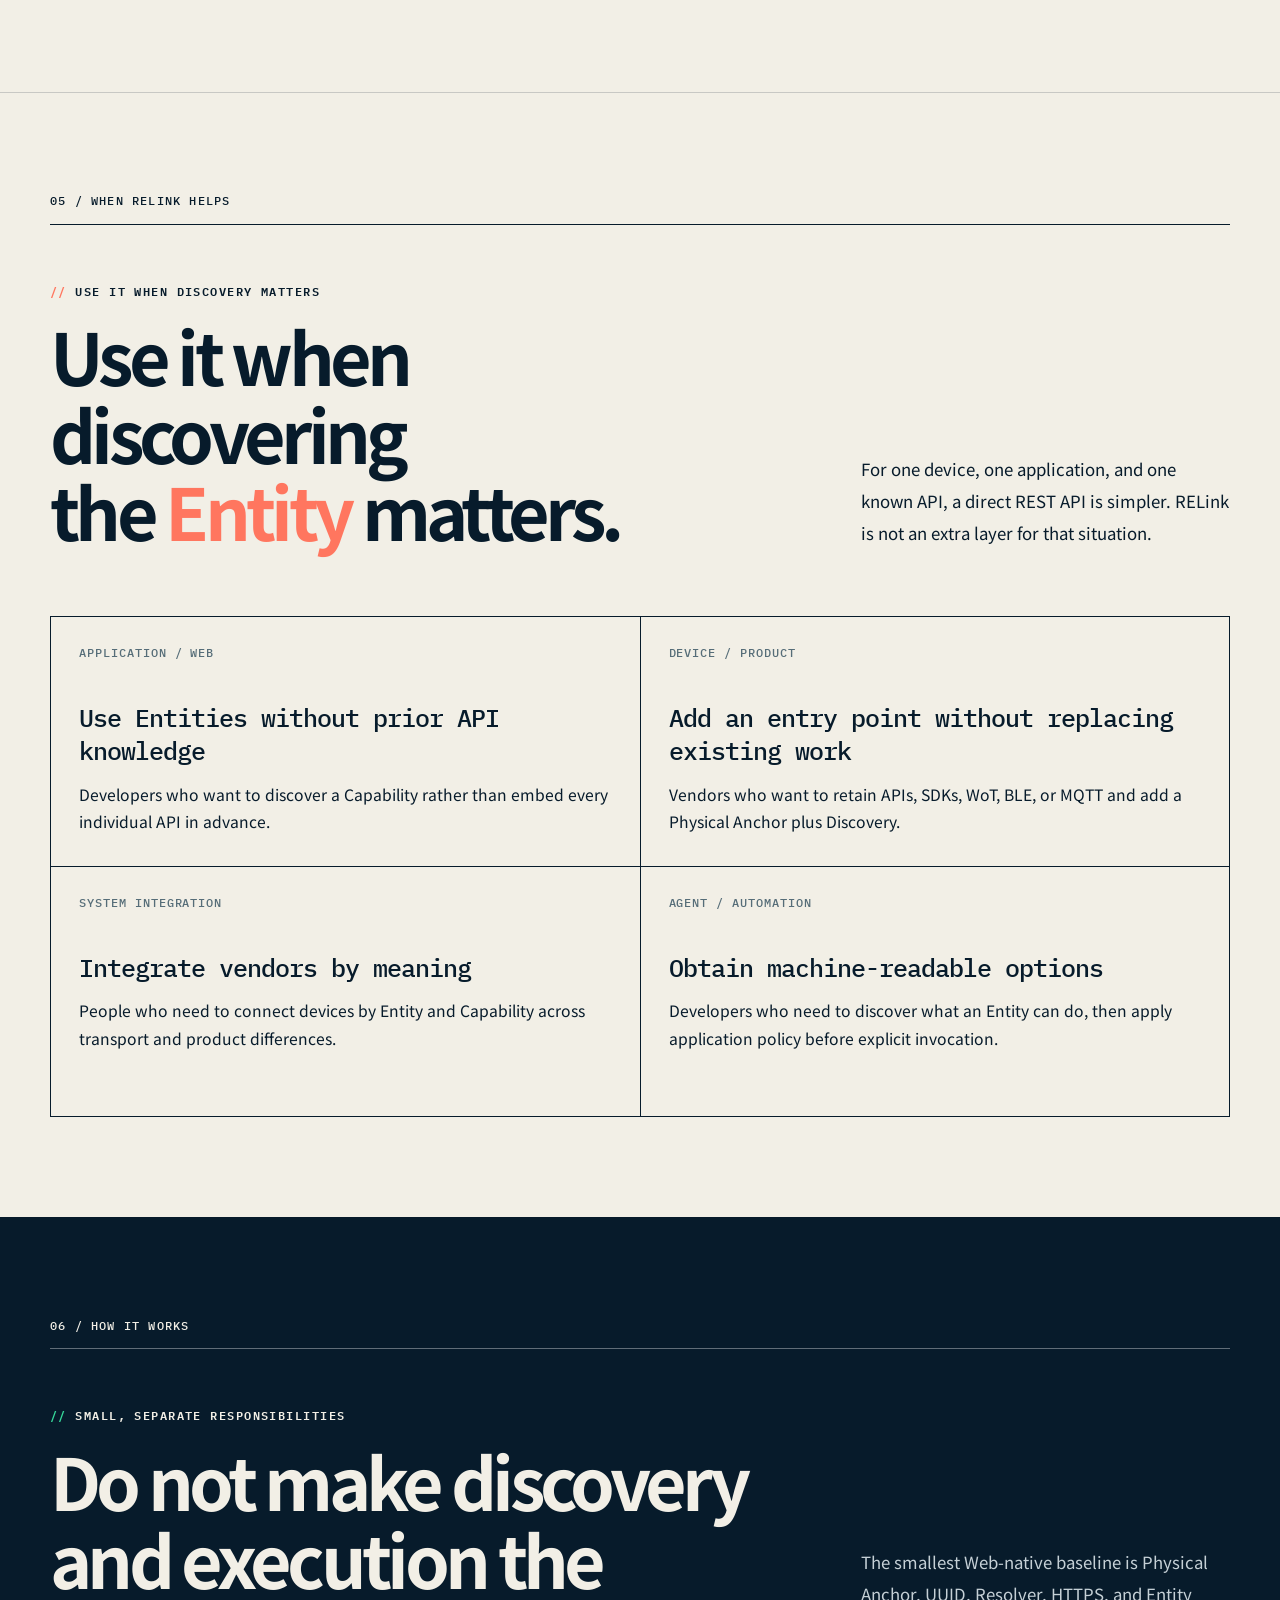
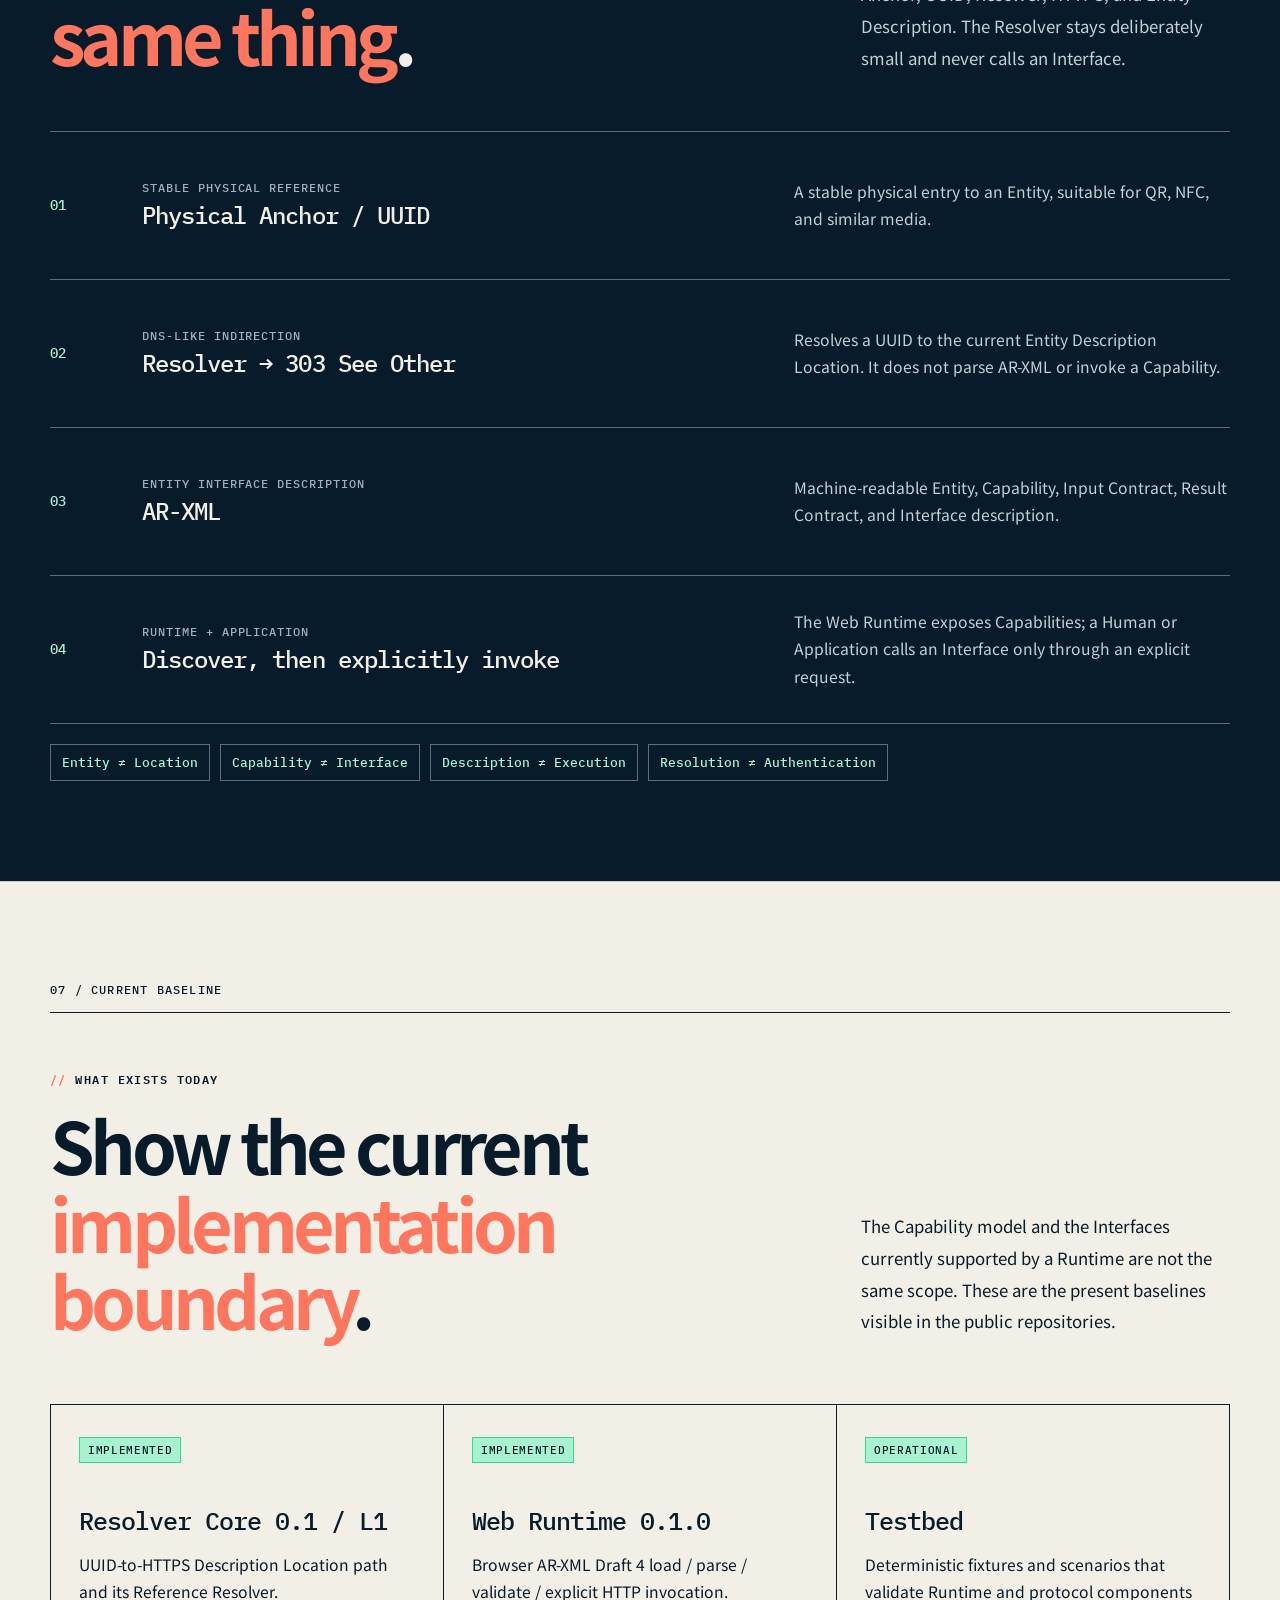
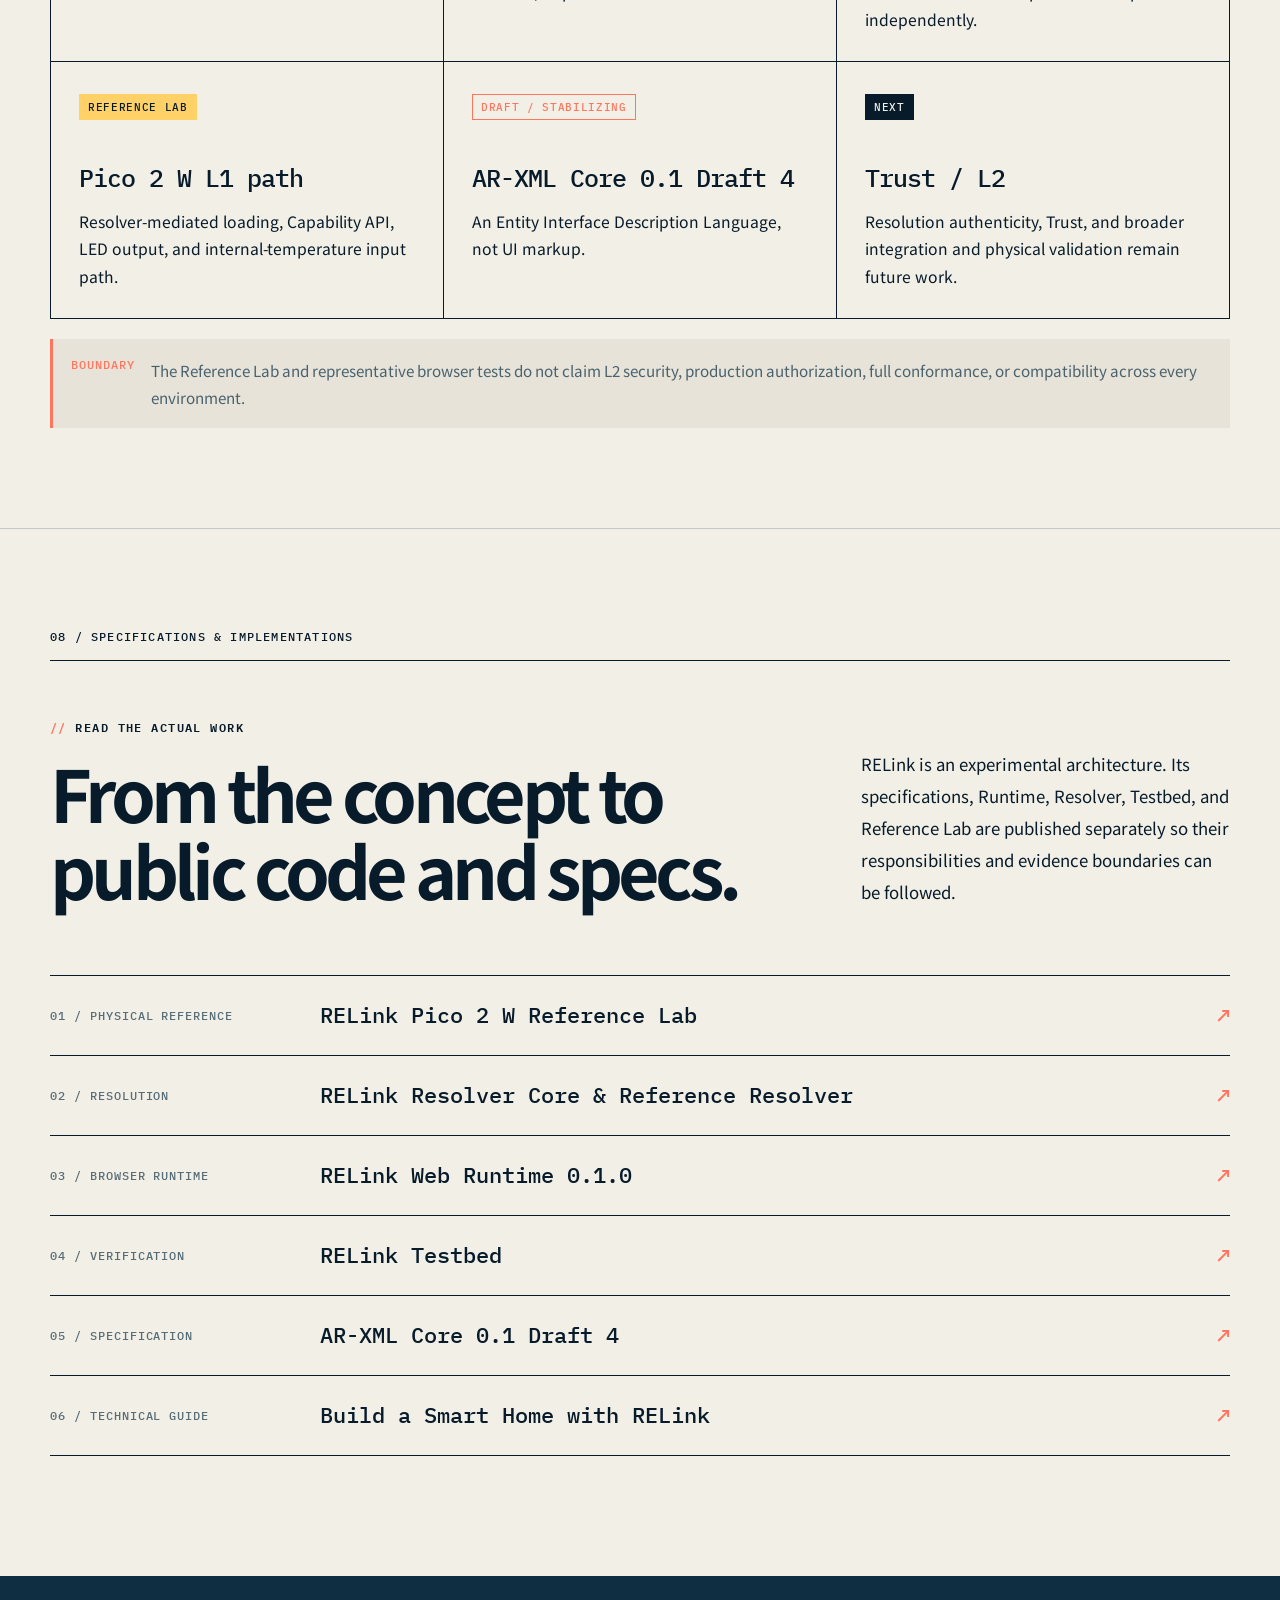
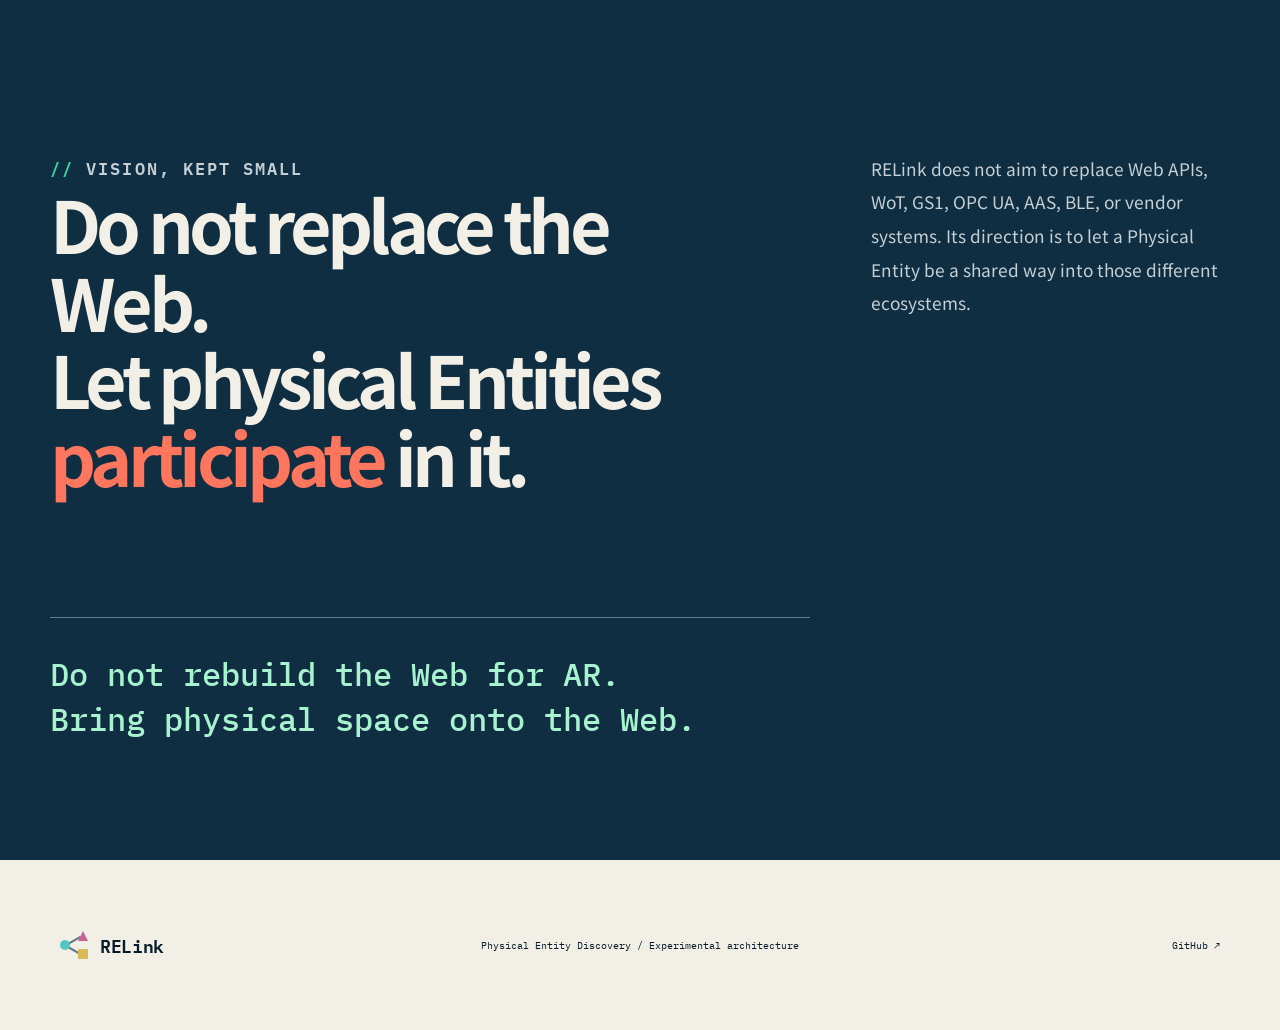
<file: en/index.html>
<!doctype html>
<html lang="en">
  <head>
    <meta charset="UTF-8" />
    <meta name="viewport" content="width=device-width, initial-scale=1.0" />
    <meta name="description" content="RELink gives people and software a common Web path to discover what a physical Entity is, what it can do, and which Interfaces can be used." />
    <meta name="theme-color" content="#071b2b" />
    <link rel="canonical" href="https://ranmaru50.github.io/relink-site/en/" />
    <link rel="alternate" hreflang="ja" href="https://ranmaru50.github.io/relink-site/" />
    <link rel="alternate" hreflang="en" href="https://ranmaru50.github.io/relink-site/en/" />
    <link rel="icon" type="image/svg+xml" href="../favicon.svg" />
    <meta property="og:type" content="website" />
    <meta property="og:site_name" content="RELink" />
    <meta property="og:title" content="RELink — Physical Entity Discovery" />
    <meta property="og:description" content="A common path from physical Entities to their current Description and Capabilities, without replacing existing Web APIs or device protocols." />
    <meta property="og:url" content="https://ranmaru50.github.io/relink-site/en/" />
    <meta name="twitter:card" content="summary" />
    <meta name="twitter:title" content="RELink — Physical Entity Discovery" />
    <meta name="twitter:description" content="Discover what physical things are — and what they can do." />
    <title>RELink — Physical Entity Discovery</title>
    <link rel="preconnect" href="https://fonts.googleapis.com" />
    <link rel="preconnect" href="https://fonts.gstatic.com" crossorigin />
    <link href="https://fonts.googleapis.com/css2?family=IBM+Plex+Mono:wght@400;500;600&family=Noto+Sans+JP:wght@400;500;600;700&display=swap" rel="stylesheet" />
    <link rel="stylesheet" href="../styles.css" />
    <script src="../script.js" defer></script>
  </head>
  <body class="relink-home">
    <header class="site-header">
      <a class="brand" href="#top" aria-label="RELink home"><span class="brand-mark" aria-hidden="true"><i></i><i></i><i></i></span><span>RELink</span></a>
      <button class="menu-button" type="button" aria-expanded="false" aria-controls="site-nav">Menu</button>
      <nav id="site-nav" aria-label="Main navigation">
        <a href="#what">What</a><a href="#gap">Why RELink?</a><a href="#lab">Reference Lab</a><a href="#comparison">Comparison</a><a href="#how">How it works</a><a href="#projects">Projects</a><a class="guide-nav-link" href="smart-home.html">Guide ↗</a><a class="language-switch" href="../index.html">日本語 ↗</a>
      </nav>
    </header>

    <main id="top">
      <section class="home-hero home-shell">
        <div class="home-eyebrow"><span>PHYSICAL ENTITY DISCOVERY</span><span>L1 REFERENCE LAB · IMPLEMENTED BASELINE</span></div>
        <div class="home-hero__grid">
          <div><p class="home-kicker">WHAT RELINK DOES</p><h1>Discover what the thing<br />in front of you <em>is — and<br />what it can do</em>.</h1><p class="home-lead">RELink is a common discovery path for physical Entities. It starts from a Physical Anchor, reaches the current Entity Description, and presents Capabilities and usable Interfaces to both people and software.</p><p class="home-boundary">RELink is not a new IoT transport or Web API standard. It is a Physical Entity-side entry point to existing HTTP(S), WoT, BLE, MQTT, OPC UA, and vendor APIs.</p><div class="home-actions"><a class="home-button primary" href="#lab">See the physical Reference Lab <span>↓</span></a><a class="home-button secondary" href="smart-home.html">Read the implementation guide <span>↗</span></a></div></div>
          <aside class="home-hero__questions" aria-label="Questions RELink answers"><p>THE DEVICE IS HERE.</p><h2>But software<br />does not yet know:</h2><ul><li><span>01</span>What is it?</li><li><span>02</span>What can it do?</li><li><span>03</span>Where is its current Interface?</li></ul><div><strong>RELink</strong><span> makes this discoverable.</span></div></aside>
        </div>
      </section>

      <section id="what" class="home-section home-shell what-section">
        <div class="home-index">01 / WHAT RELINK ADDS</div>
        <div class="home-section-head"><div><p class="home-kicker">A COMMON ENTRY POINT</p><h2>Make the meaning<br /><em>after the URL</em> consistent.</h2></div><p>QR and NFC can already give someone a URL. The missing shared rule is whether that URL leads to a page, an API, an admin screen, a WoT TD, or an Entity Description — and how a Consumer discovers a Capability there.</p></div>
        <div class="home-before-after"><article><small>EXISTING WEB IS ENOUGH FOR</small><strong>Physical object → QR / NFC → URL</strong><p>A stable URL and ordinary HTTP redirect can reach a current location. They do not standardize the meaning or Capabilities at that location.</p></article><article class="home-before-after__result"><small>RELINK ADDS</small><strong>Physical Anchor → Entity → Capability → Interface</strong><p>RELink defines a path from a physical Anchor to the current Description and semantic Capabilities. Existing technologies can still execute the work.</p></article></div>
        <div class="discovery-map" aria-label="RELink discovery flow"><div><small>PHYSICAL PRESENCE</small><strong>Physical<br />Entity</strong></div><i>→</i><div><small>STABLE ENTRY</small><strong>Physical<br />Anchor</strong></div><i>→</i><div><small>INDIRECTION</small><strong>Resolver<br /><span>303</span></strong></div><i>→</i><div><small>DESCRIPTION</small><strong>Entity<br />Description</strong></div><i>→</i><div><small>MEANING</small><strong>Capability</strong></div><i>→</i><div><small>EXECUTION</small><strong>Existing<br />Interface</strong></div></div>
      </section>

      <section id="gap" class="home-section home-shell gap-section">
        <div class="home-index">02 / THE GAP BETWEEN STRONG TECHNOLOGIES</div>
        <div class="home-section-head"><div><p class="home-kicker">WHY RELINK?</p><h2>Existing technologies are strong.<br />The gap is <em>between</em> them.</h2></div><p>QR and NFC work well as physical entry points. BLE is effective nearby. Web APIs and OpenAPI serve information services. OAuth and WebAuthn support authentication. WoT, OPC UA, and GS1 are strong foundations in their own domains.</p></div>
        <div class="gap-copy-grid"><p>The problem is not that these technologies are unusable. They are <strong>usable individually, but difficult to compose collectively</strong>. It is still difficult to use one shared path all the way from finding a physical thing, understanding what it is and can do, and reaching its current usable endpoint.</p><p>In practice, proprietary apps, SDKs, UIs, and vendor-specific integrations become the glue that fills this gap again and again. RELink does not replace them. It creates a common entry for discovery, understanding meaning, and presenting a route for use.</p></div>
        <figure class="gap-figure"><img src="../assets/relink-coverage-en.svg" width="1200" height="690" alt="Diagram showing that QR and NFC, BLE, Web APIs and OpenAPI, OAuth and WebAuthn, and domain technologies such as WoT, OPC UA, and GS1 are strong in their own areas, while RELink connects them as a thin interoperability layer" /><figcaption><span>HOW TO READ THIS</span> Existing technologies are not weak. Each is strong for a distinct problem; RELink addresses the common path between them.</figcaption></figure>
        <div class="gap-layer"><div><small>ABOVE THE LAYER</small><strong>Human · Web App · AI Agent · Robot · Business Logic</strong></div><div class="gap-layer__center"><small>THIN INTEROPERABILITY LAYER</small><strong>Physical Anchor → Resolver → AR-XML → Capability / Interface</strong></div><div><small>BELOW THE LAYER</small><strong>Physical Entity · Web Service · Legacy Device · Sensor · Passive Object</strong></div></div>
        <p class="gap-summary">RELink is a thin interoperability layer, but it spans a wide boundary above and below it. It sits on Web APIs, BLE, and existing authentication technologies while giving physical Entities and software a common path. It will not eliminate dedicated apps immediately; it makes reducing that dependency possible.</p>
      </section>

      <section id="lab" class="home-section home-shell lab-section">
        <div class="home-index light">03 / REFERENCE LAB</div>
        <div class="home-section-head"><div><p class="home-kicker mint">PHYSICAL PATH</p><h2>Not only a concept:<br />connect it to a <em>Pico 2 W</em>.</h2></div><p>The RELink Pico 2 W Reference Lab connects an existing Resolver, AR-XML, Web Runtime, Capability API, gateway, and physical device while preserving their separate responsibilities.</p></div>
        <div class="lab-proof"><article class="lab-proof__chain"><small>DISCOVERY / DESCRIPTION PLANE</small><div><span>Anchor</span><i>→</i><span>Resolver</span><i>→</i><span>AR-XML</span><i>→</i><strong>Web Runtime</strong></div><p><code>load()</code> retrieves, interprets, and exposes a Description. It does not operate a device.</p></article><article class="lab-proof__chain"><small>EXPLICIT EXECUTION PLANE</small><div><span>Human / Web App</span><i>→</i><span>RuntimeCapability.<wbr />invoke()</span><i>→</i><span>Capability API</span><i>→</i><strong>Pico 2 W</strong></div><p>Only an explicit <code>invoke()</code> request reaches the physical Entity through the Capability API.</p></article></div>
        <div class="lab-grid"><article><small>PHYSICAL OUTPUT</small><h3>Onboard LED</h3><p>A physical path for LED ON / OFF through <code>light.setState</code>.</p></article><article><small>PHYSICAL INPUT</small><h3>RP2350 temperature</h3><p>Internal temperature reading through <code>temperature.read</code>. It is not a claim of accurate room-temperature measurement.</p></article><article><small>IMPLEMENTATION BOUNDARY</small><h3>Not L2 or production security</h3><p>This covers an explicit-execution L1 reference path, not Trust, authorization, full conformance, or production security.</p></article></div>
        <a class="home-link light-link" href="https://github.com/ranmaru50/relink-reference-lab" rel="noreferrer">Read the Reference Lab scope and acceptance notes <span>↗</span></a>
      </section>

      <section id="comparison" class="home-section home-shell comparison-section">
        <div class="home-index">04 / EXISTING TECHNOLOGIES</div>
        <div class="home-section-head"><div><p class="home-kicker">COMPLEMENT, NOT REPLACEMENT</p><h2>Do not replace existing tech.<br />Connect it from the <em>Entity</em>.</h2></div><p>RELink does not attempt to unify each transport, API, Thing Description, or product identifier. Its role is to provide a common entry from a Physical Entity to those existing technologies.</p></div>
        <div class="comparison-table" role="region" aria-label="How RELink relates to existing technologies" tabindex="0"><table><thead><tr><th>Technology</th><th>Main concern</th><th>Relation to RELink</th></tr></thead><tbody><tr><th>QR / NFC URL</th><td>Move from a physical object to a URL</td><td>Does not standardize the meaning or Capabilities at the URL</td></tr><tr><th>GS1</th><td>Identify products and logistics objects</td><td>Operational Capability discovery is not its main concern</td></tr><tr><th>WoT TD</th><td>Describe Thing interactions</td><td>Different from a physical path to the current TD</td></tr><tr><th>OpenAPI</th><td>Describe one Web API and its data</td><td>Does not model a Physical Entity or Anchor</td></tr><tr><th>MQTT / OPC UA / BLE</th><td>Messaging, industry, or proximity communication</td><td>Can become a Capability Interface</td></tr><tr class="comparison-table__focus"><th>RELink</th><td>Common resolution from a Physical Entity to a Capability</td><td>Uses existing APIs and transports where appropriate</td></tr></tbody></table></div>
        <p class="home-note"><span>EXAMPLE</span> One <code>light.setState</code> Capability may offer HTTPS POST, WoT TD, BLE, or a vendor-specific adapter. The current Web Runtime is HTTP(S)-centred; that is an implementation boundary, not a restriction of the RELink architecture.</p>
      </section>

      <section id="who" class="home-section home-shell audience-section">
        <div class="home-index">05 / WHEN RELINK HELPS</div>
        <div class="home-section-head"><div><p class="home-kicker">USE IT WHEN DISCOVERY MATTERS</p><h2>Use it when discovering<br />the <em>Entity</em> matters.</h2></div><p>For one device, one application, and one known API, a direct REST API is simpler. RELink is not an extra layer for that situation.</p></div>
        <div class="audience-grid"><article><small>APPLICATION / WEB</small><h3>Use Entities without prior API knowledge</h3><p>Developers who want to discover a Capability rather than embed every individual API in advance.</p></article><article><small>DEVICE / PRODUCT</small><h3>Add an entry point without replacing existing work</h3><p>Vendors who want to retain APIs, SDKs, WoT, BLE, or MQTT and add a Physical Anchor plus Discovery.</p></article><article><small>SYSTEM INTEGRATION</small><h3>Integrate vendors by meaning</h3><p>People who need to connect devices by Entity and Capability across transport and product differences.</p></article><article><small>AGENT / AUTOMATION</small><h3>Obtain machine-readable options</h3><p>Developers who need to discover what an Entity can do, then apply application policy before explicit invocation.</p></article></div>
      </section>

      <section id="how" class="home-section home-shell how-section">
        <div class="home-index light">06 / HOW IT WORKS</div>
        <div class="home-section-head"><div><p class="home-kicker mint">SMALL, SEPARATE RESPONSIBILITIES</p><h2>Do not make discovery<br />and execution the <em>same thing</em>.</h2></div><p>The smallest Web-native baseline is Physical Anchor, UUID, Resolver, HTTPS, and Entity Description. The Resolver stays deliberately small and never calls an Interface.</p></div>
        <div class="how-flow"><div class="how-row"><span>01</span><div><small>STABLE PHYSICAL REFERENCE</small><strong>Physical Anchor / UUID</strong></div><p>A stable physical entry to an Entity, suitable for QR, NFC, and similar media.</p></div><div class="how-row"><span>02</span><div><small>DNS-LIKE INDIRECTION</small><strong>Resolver → 303 See Other</strong></div><p>Resolves a UUID to the current Entity Description Location. It does not parse AR-XML or invoke a Capability.</p></div><div class="how-row"><span>03</span><div><small>ENTITY INTERFACE DESCRIPTION</small><strong>AR-XML</strong></div><p>Machine-readable Entity, Capability, Input Contract, Result Contract, and Interface description.</p></div><div class="how-row"><span>04</span><div><small>RUNTIME + APPLICATION</small><strong>Discover, then explicitly invoke</strong></div><p>The Web Runtime exposes Capabilities; a Human or Application calls an Interface only through an explicit request.</p></div></div>
        <div class="principles-strip"><span>Entity ≠ Location</span><span>Capability ≠ Interface</span><span>Description ≠ Execution</span><span>Resolution ≠ Authentication</span></div>
      </section>

      <section class="home-section home-shell implementation-section">
        <div class="home-index">07 / CURRENT BASELINE</div>
        <div class="home-section-head"><div><p class="home-kicker">WHAT EXISTS TODAY</p><h2>Show the current<br /><em>implementation boundary</em>.</h2></div><p>The Capability model and the Interfaces currently supported by a Runtime are not the same scope. These are the present baselines visible in the public repositories.</p></div>
        <div class="status-grid"><article><span class="status-pill done">IMPLEMENTED</span><h3>Resolver Core 0.1 / L1</h3><p>UUID-to-HTTPS Description Location path and its Reference Resolver.</p></article><article><span class="status-pill done">IMPLEMENTED</span><h3>Web Runtime 0.1.0</h3><p>Browser AR-XML Draft 4 load / parse / validate / explicit HTTP invocation.</p></article><article><span class="status-pill done">OPERATIONAL</span><h3>Testbed</h3><p>Deterministic fixtures and scenarios that validate Runtime and protocol components independently.</p></article><article><span class="status-pill lab">REFERENCE LAB</span><h3>Pico 2 W L1 path</h3><p>Resolver-mediated loading, Capability API, LED output, and internal-temperature input path.</p></article><article><span class="status-pill draft">DRAFT / STABILIZING</span><h3>AR-XML Core 0.1 Draft 4</h3><p>An Entity Interface Description Language, not UI markup.</p></article><article><span class="status-pill next">NEXT</span><h3>Trust / L2</h3><p>Resolution authenticity, Trust, and broader integration and physical validation remain future work.</p></article></div>
        <p class="implementation-boundary"><span>BOUNDARY</span> The Reference Lab and representative browser tests do not claim L2 security, production authorization, full conformance, or compatibility across every environment.</p>
      </section>

      <section id="projects" class="home-section home-shell projects-section">
        <div class="home-index">08 / SPECIFICATIONS &amp; IMPLEMENTATIONS</div>
        <div class="home-section-head"><div><p class="home-kicker">READ THE ACTUAL WORK</p><h2>From the concept to<br />public code and specs.</h2></div><p>RELink is an experimental architecture. Its specifications, Runtime, Resolver, Testbed, and Reference Lab are published separately so their responsibilities and evidence boundaries can be followed.</p></div>
        <div class="project-links"><a href="https://github.com/ranmaru50/relink-reference-lab" rel="noreferrer"><span>01 / PHYSICAL REFERENCE</span><strong>RELink Pico 2 W Reference Lab</strong><b>↗</b></a><a href="https://github.com/ranmaru50/relink-resolver" rel="noreferrer"><span>02 / RESOLUTION</span><strong>RELink Resolver Core &amp; Reference Resolver</strong><b>↗</b></a><a href="https://github.com/ranmaru50/relink-web-runtime" rel="noreferrer"><span>03 / BROWSER RUNTIME</span><strong>RELink Web Runtime 0.1.0</strong><b>↗</b></a><a href="https://github.com/ranmaru50/relink-testbed" rel="noreferrer"><span>04 / VERIFICATION</span><strong>RELink Testbed</strong><b>↗</b></a><a href="https://github.com/ranmaru50/relink-web-runtime/blob/main/docs/specs/arxml-core-0.1-draft4.md" rel="noreferrer"><span>05 / SPECIFICATION</span><strong>AR-XML Core 0.1 Draft 4</strong><b>↗</b></a><a href="smart-home.html"><span>06 / TECHNICAL GUIDE</span><strong>Build a Smart Home with RELink</strong><b>↗</b></a></div>
      </section>

      <section id="vision" class="vision-section home-shell"><div><p class="home-kicker mint">VISION, KEPT SMALL</p><h2>Do not replace the Web.<br />Let physical Entities <em>participate</em> in it.</h2></div><p>RELink does not aim to replace Web APIs, WoT, GS1, OPC UA, AAS, BLE, or vendor systems. Its direction is to let a Physical Entity be a shared way into those different ecosystems.</p><blockquote>Do not rebuild the Web for AR.<br />Bring physical space onto the Web.</blockquote></section>
    </main>

    <footer class="site-footer home-footer"><a class="brand" href="#top"><span class="brand-mark" aria-hidden="true"><i></i><i></i><i></i></span><span>RELink</span></a><p>Physical Entity Discovery / Experimental architecture</p><a href="https://github.com/ranmaru50" rel="noreferrer">GitHub ↗</a></footer>
  </body>
</html>
</file>
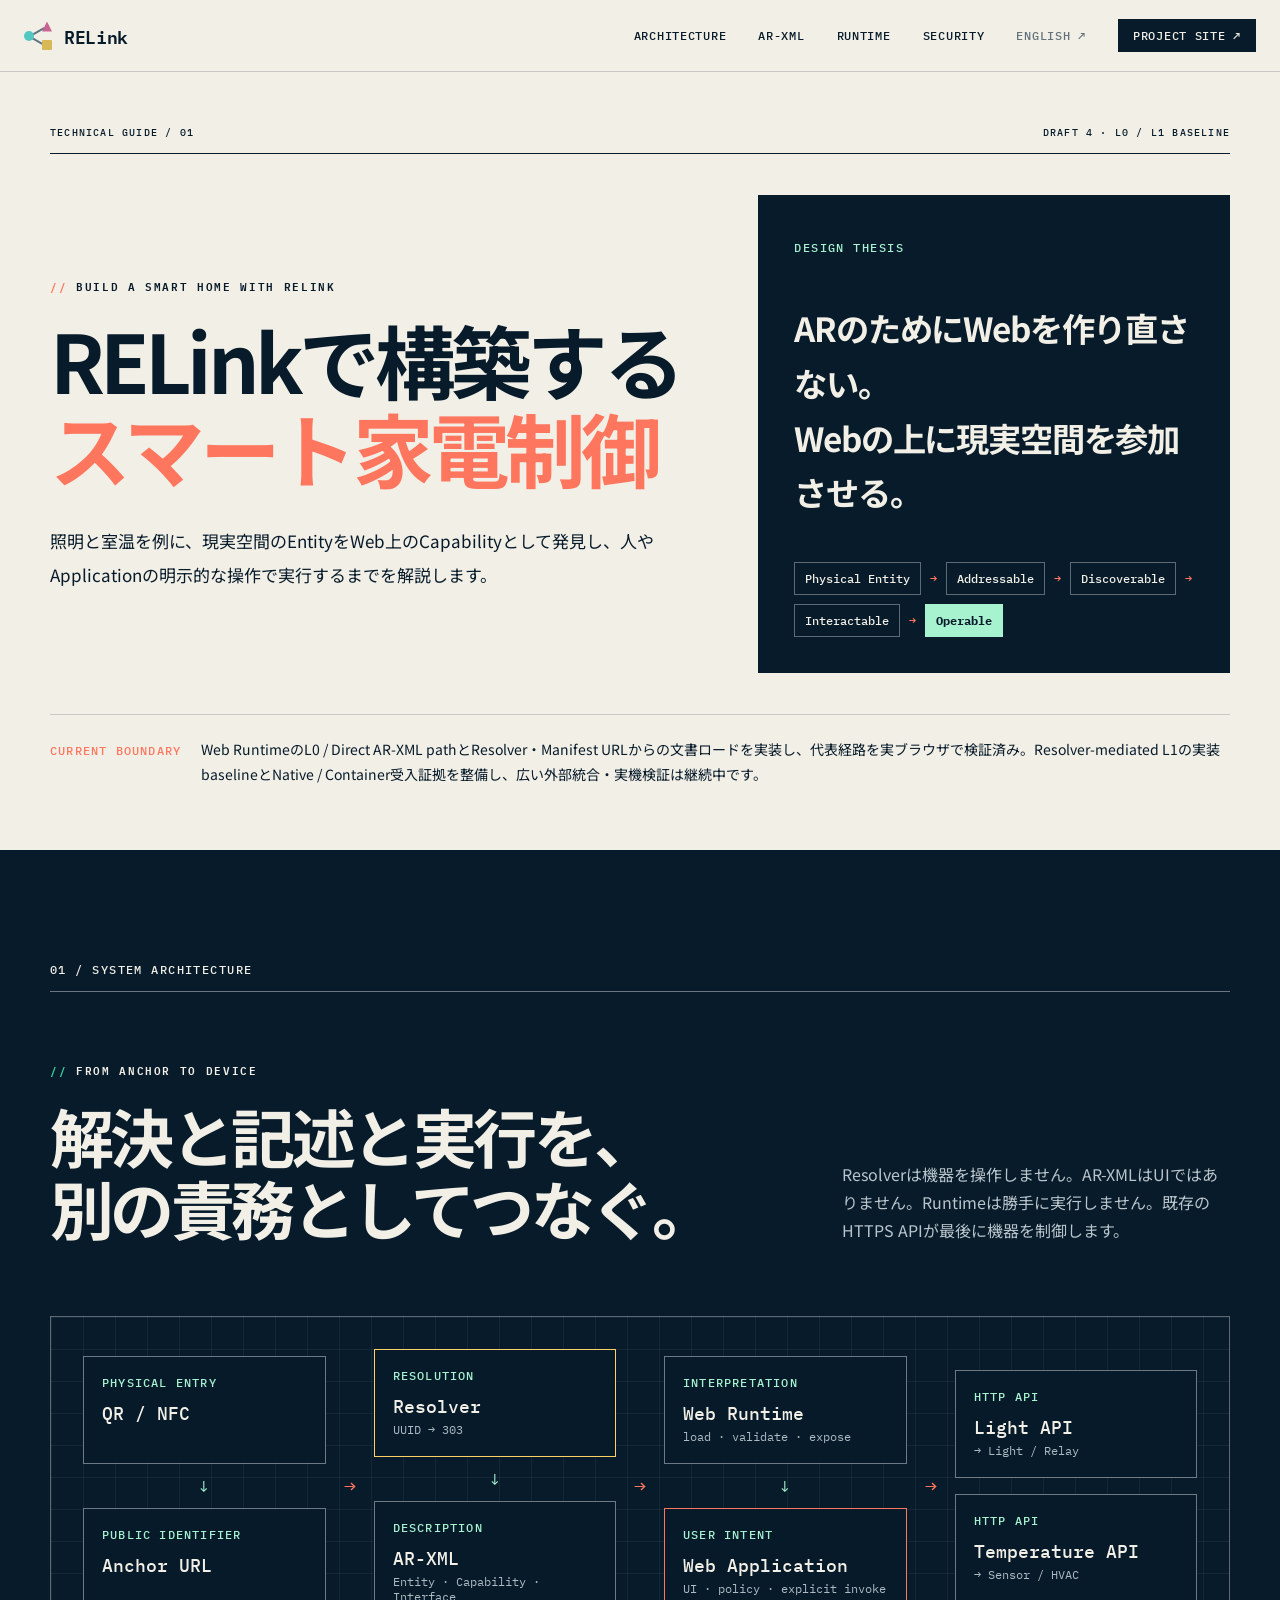
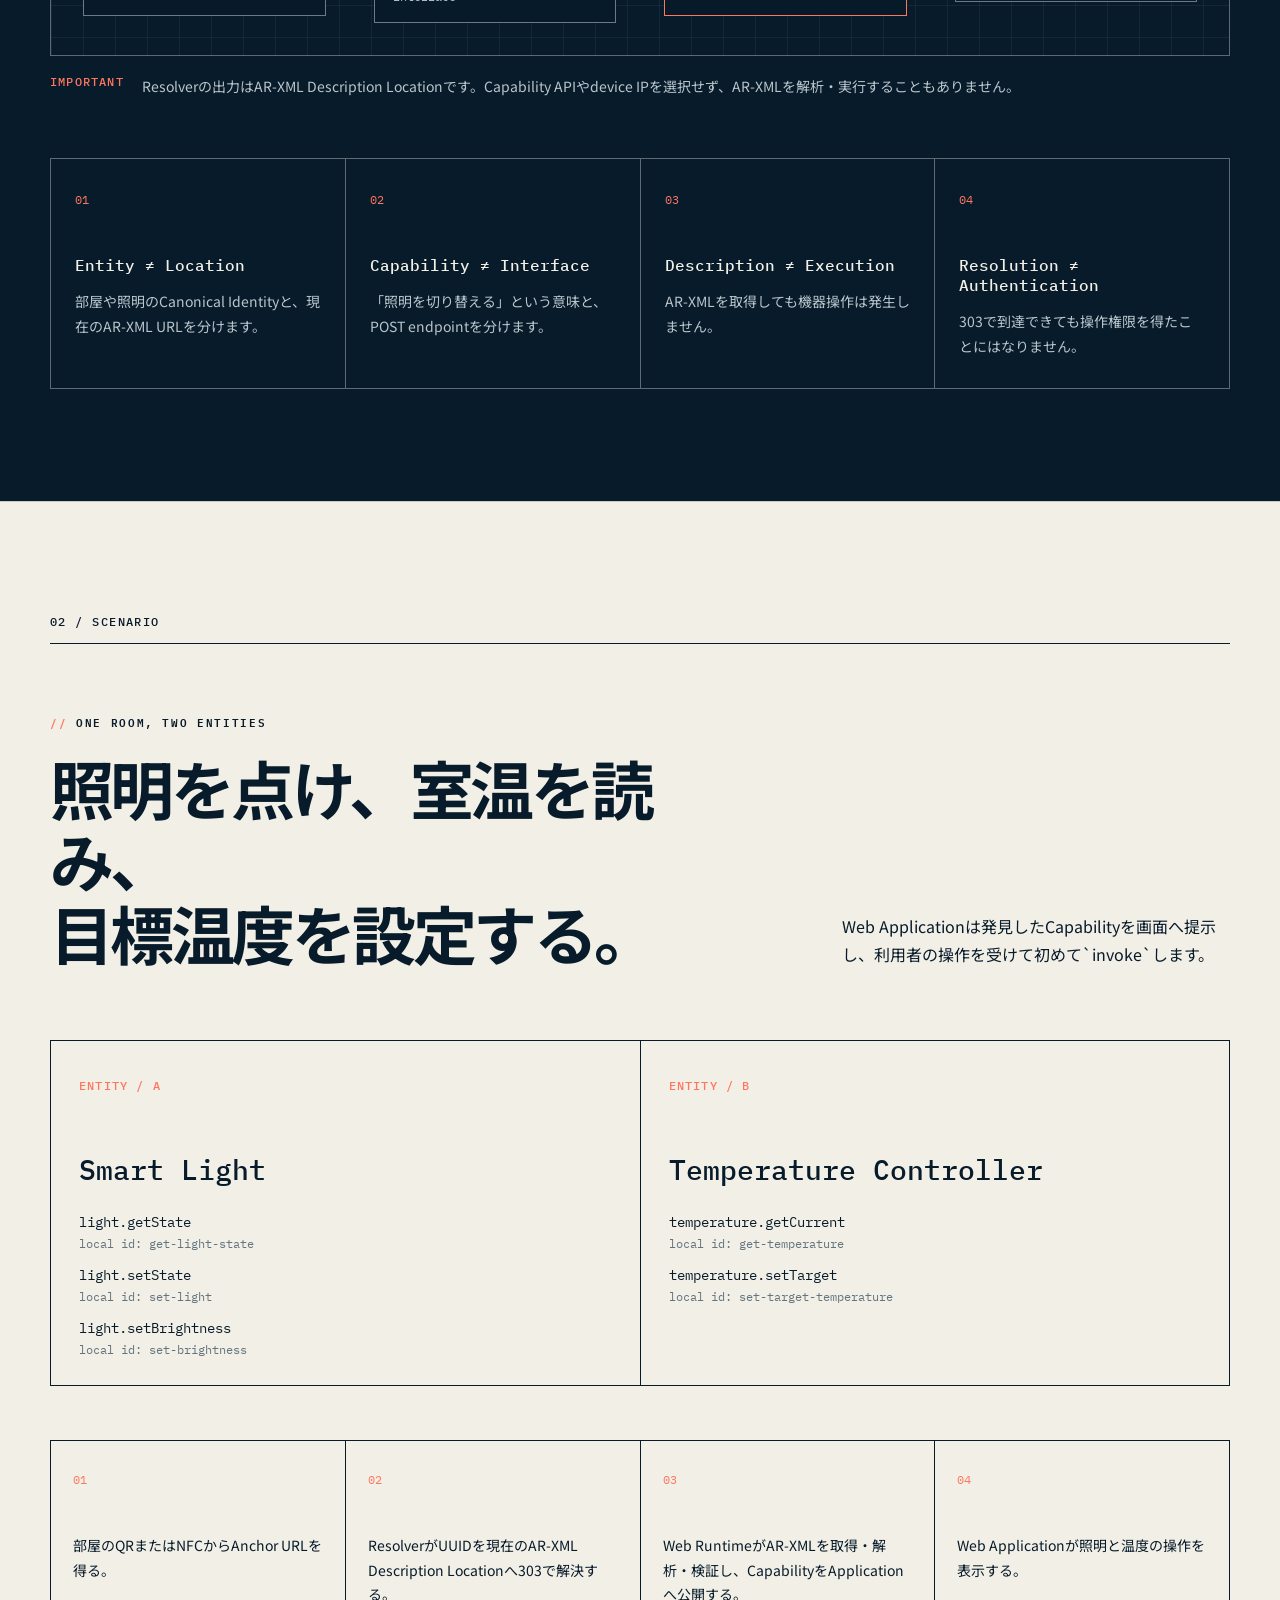
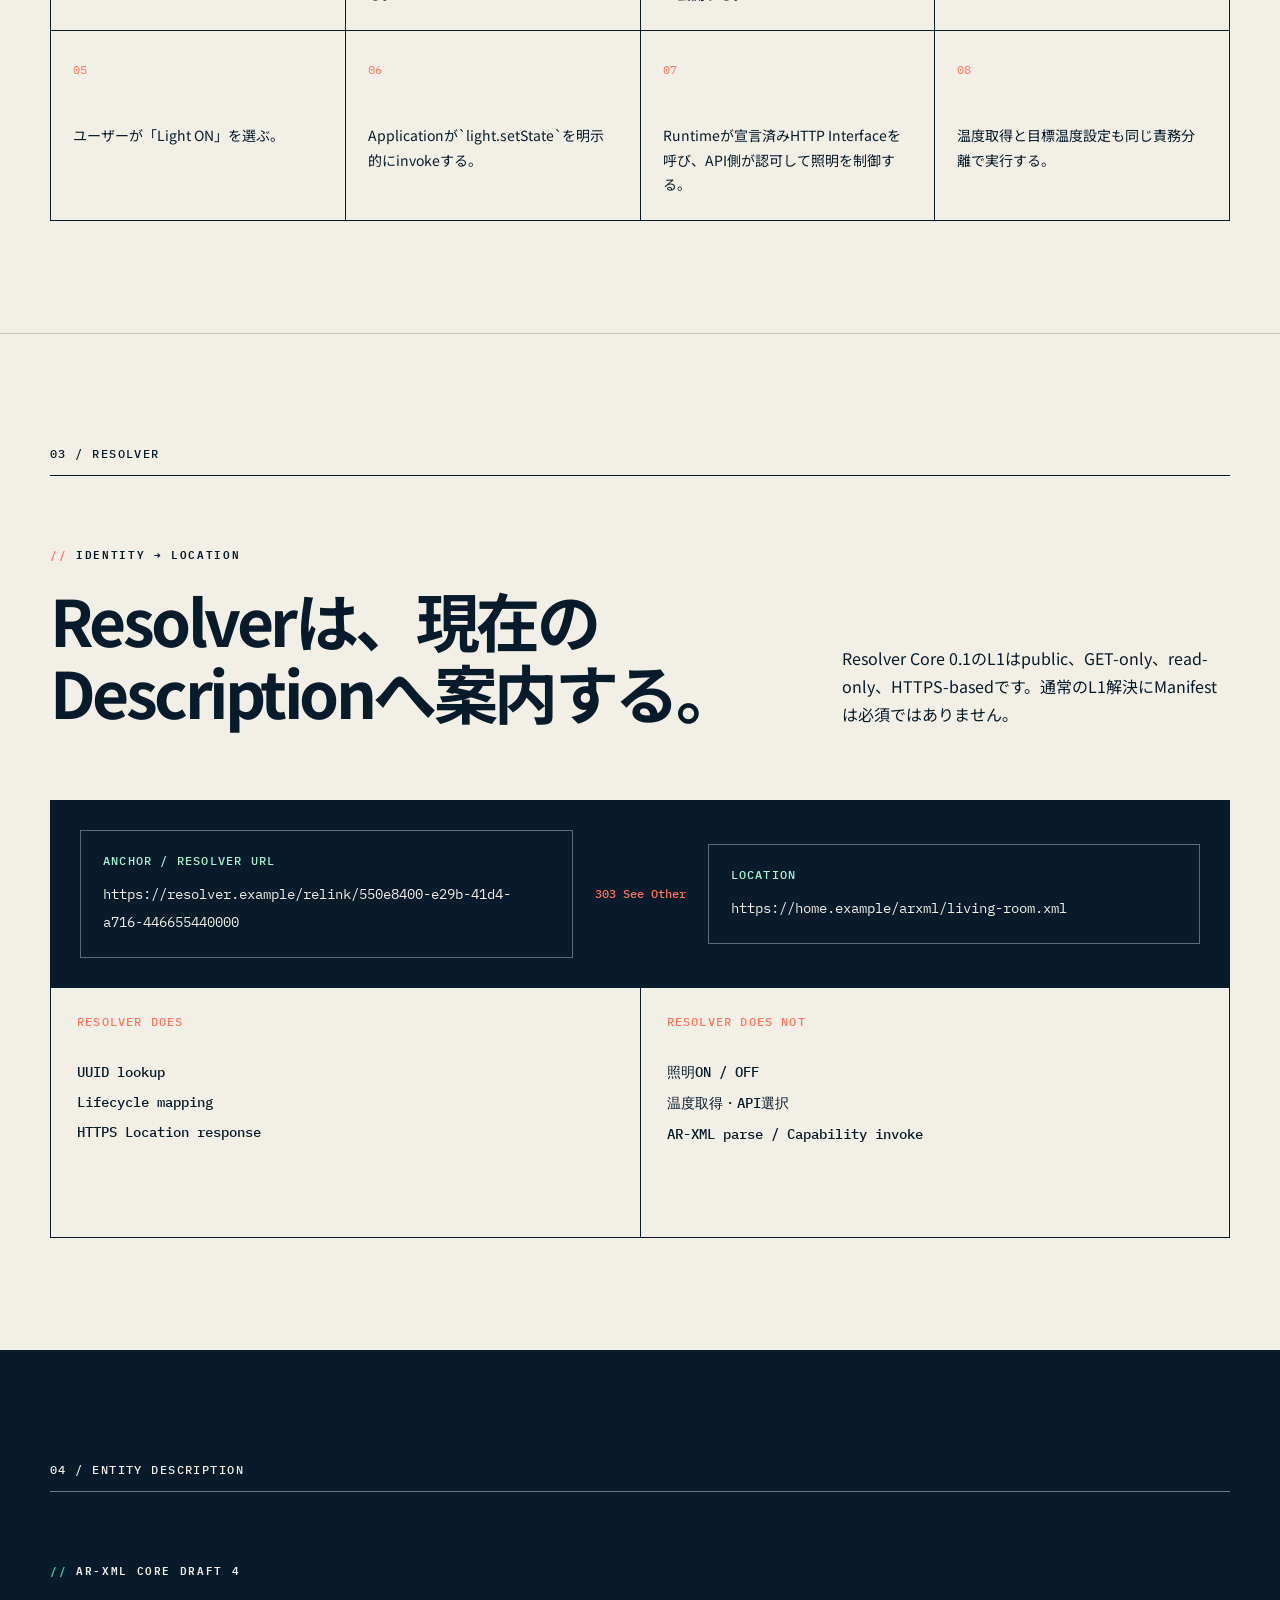
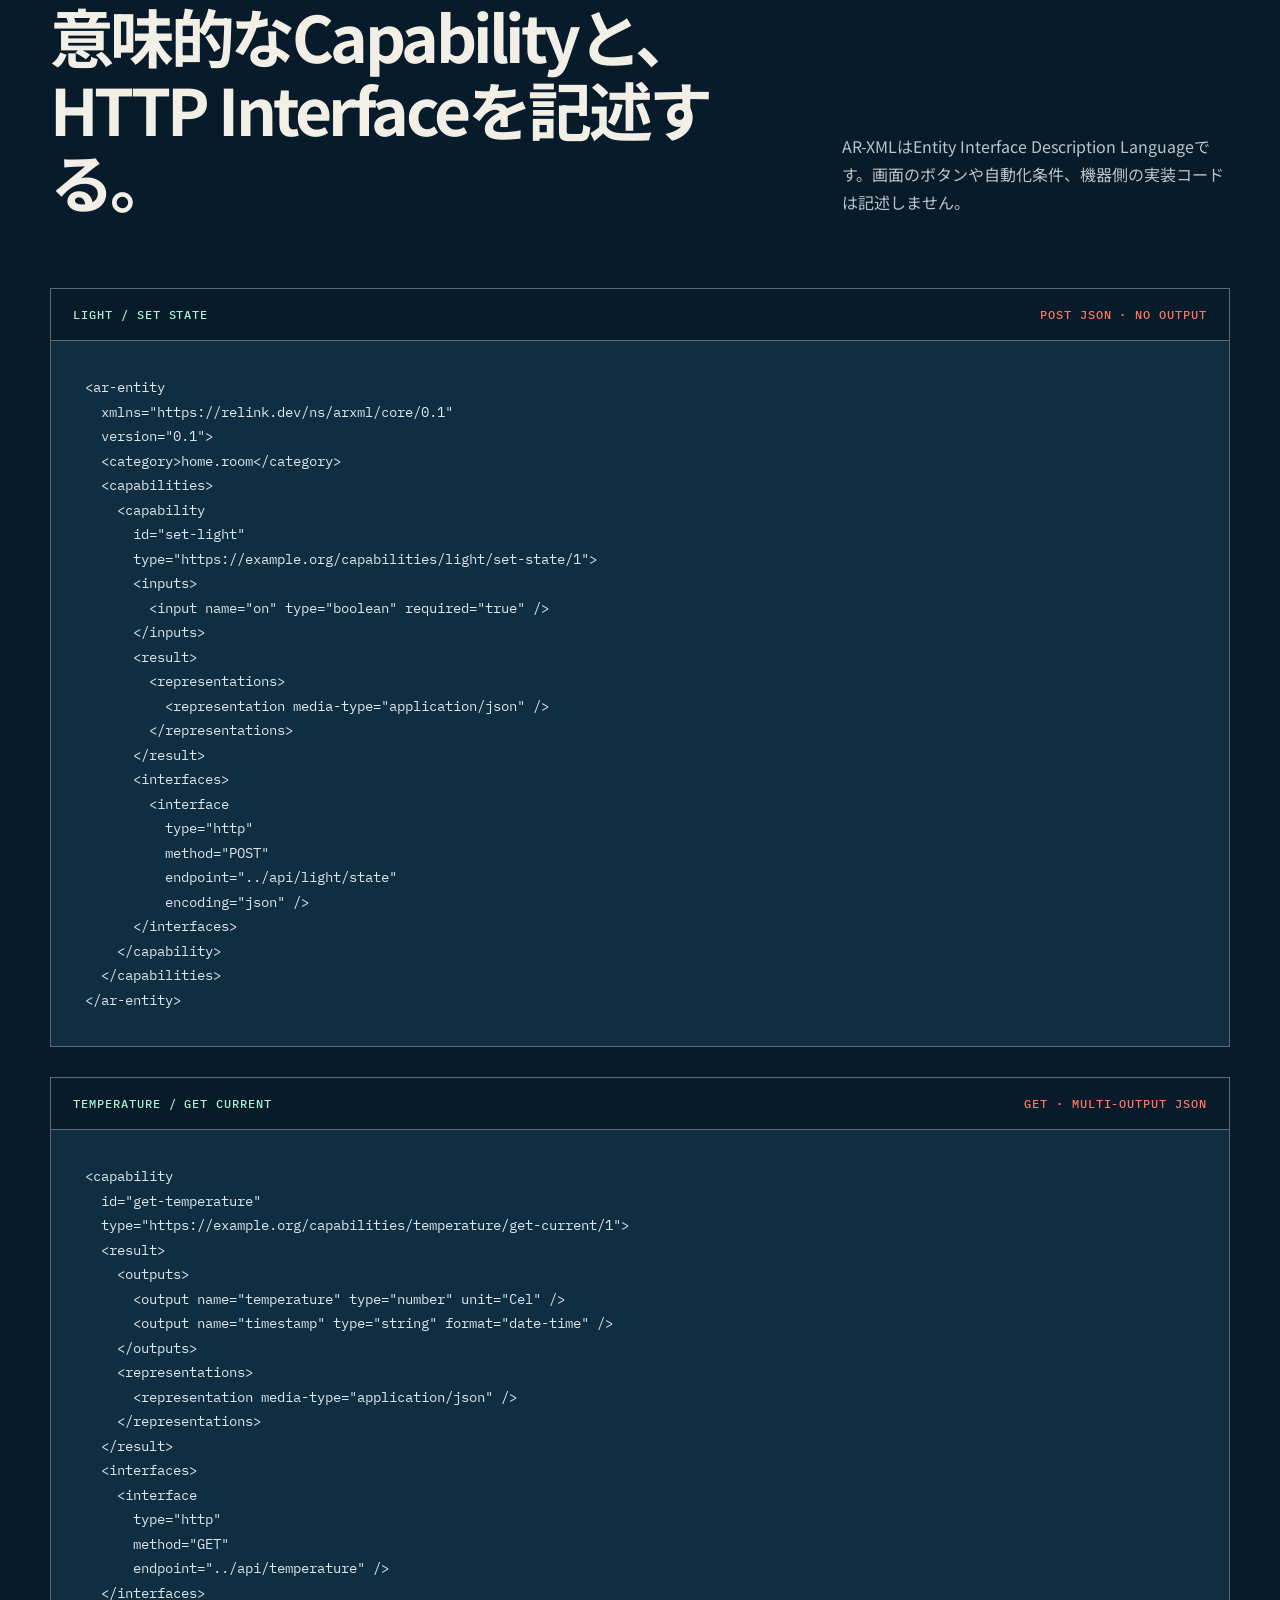
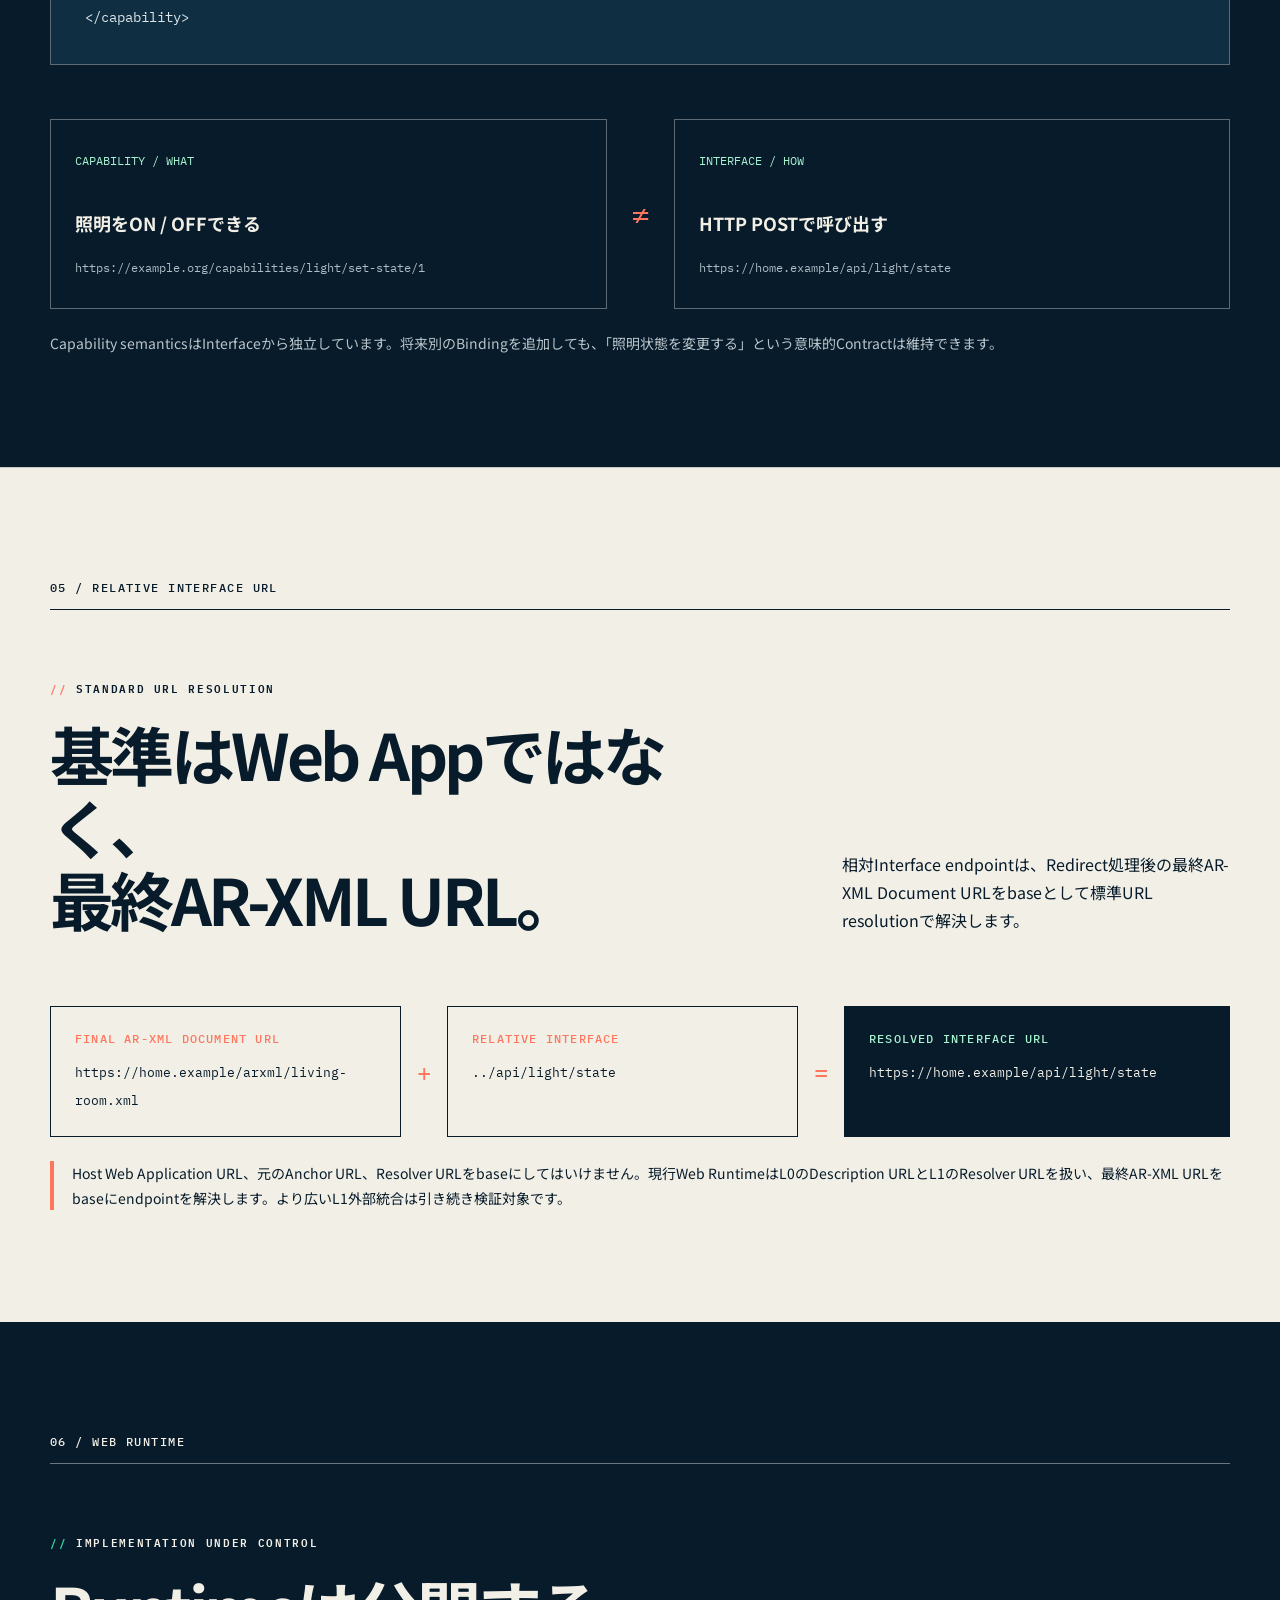
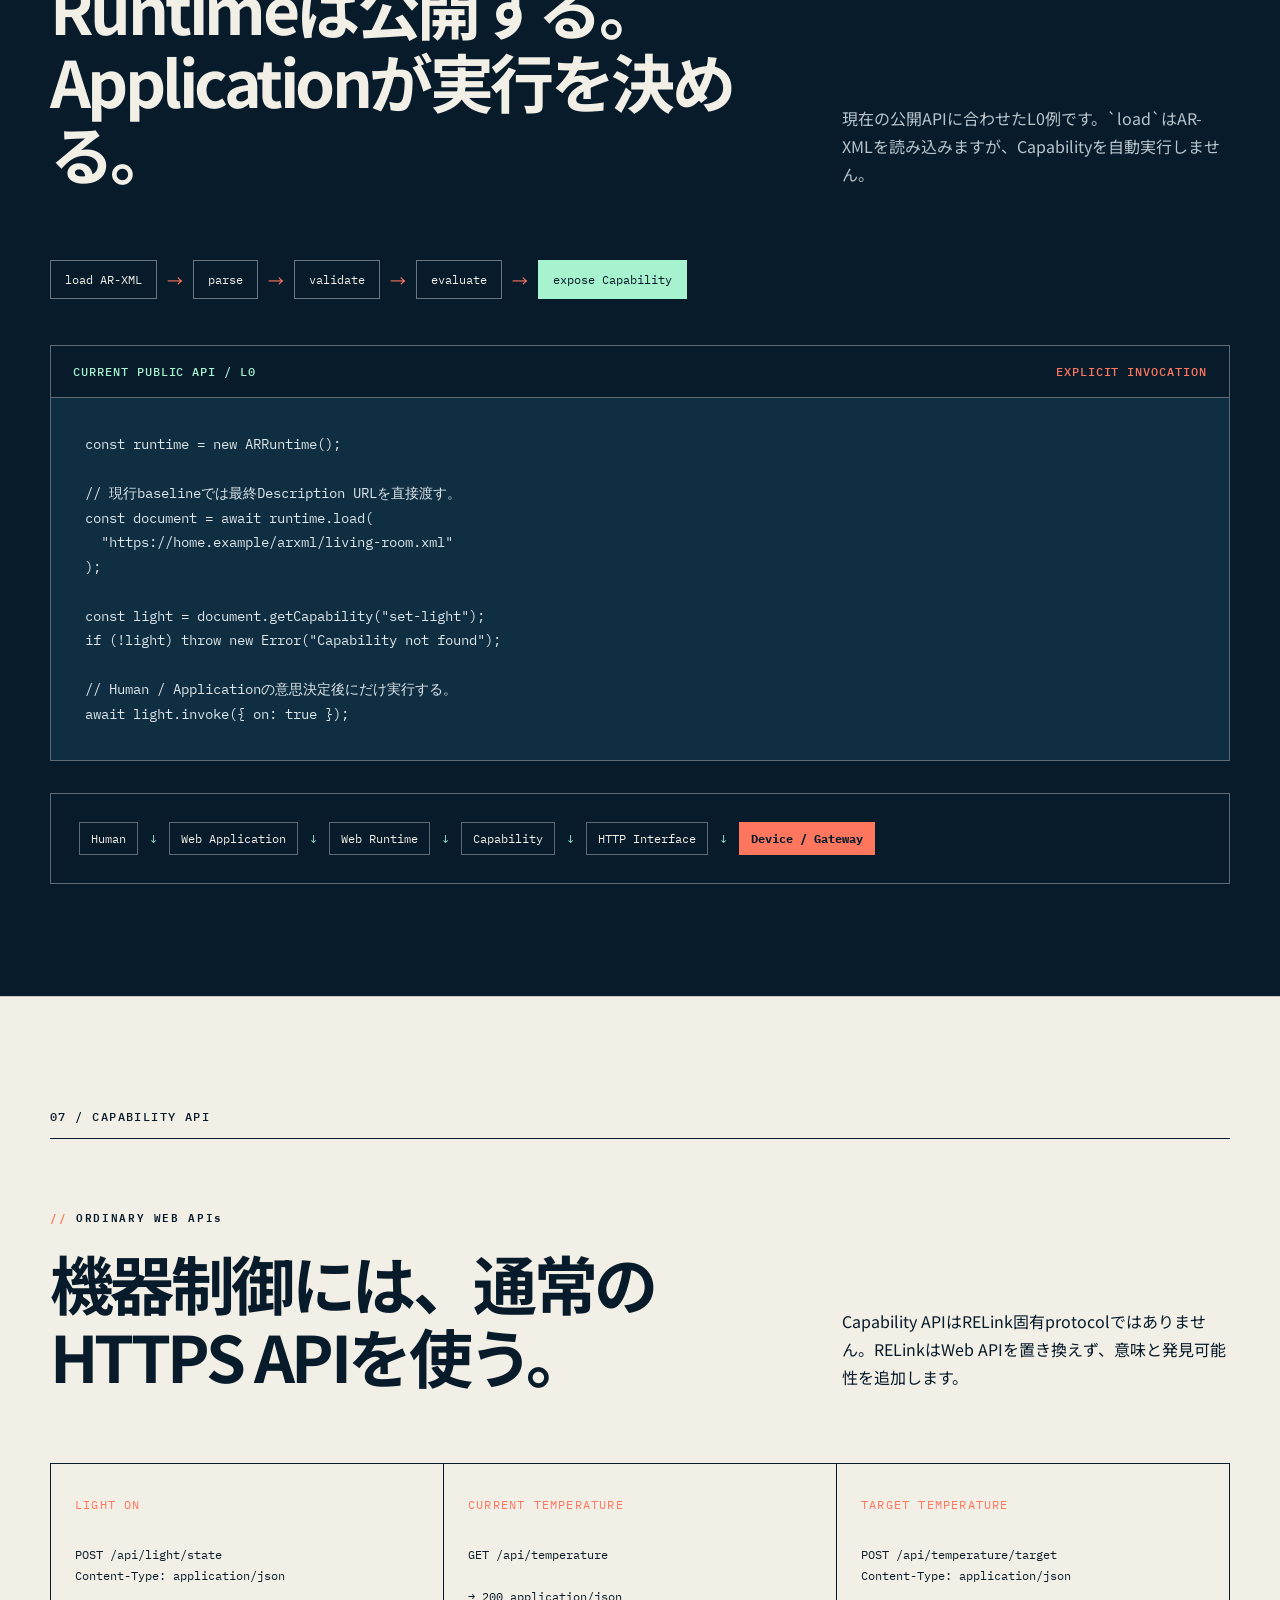
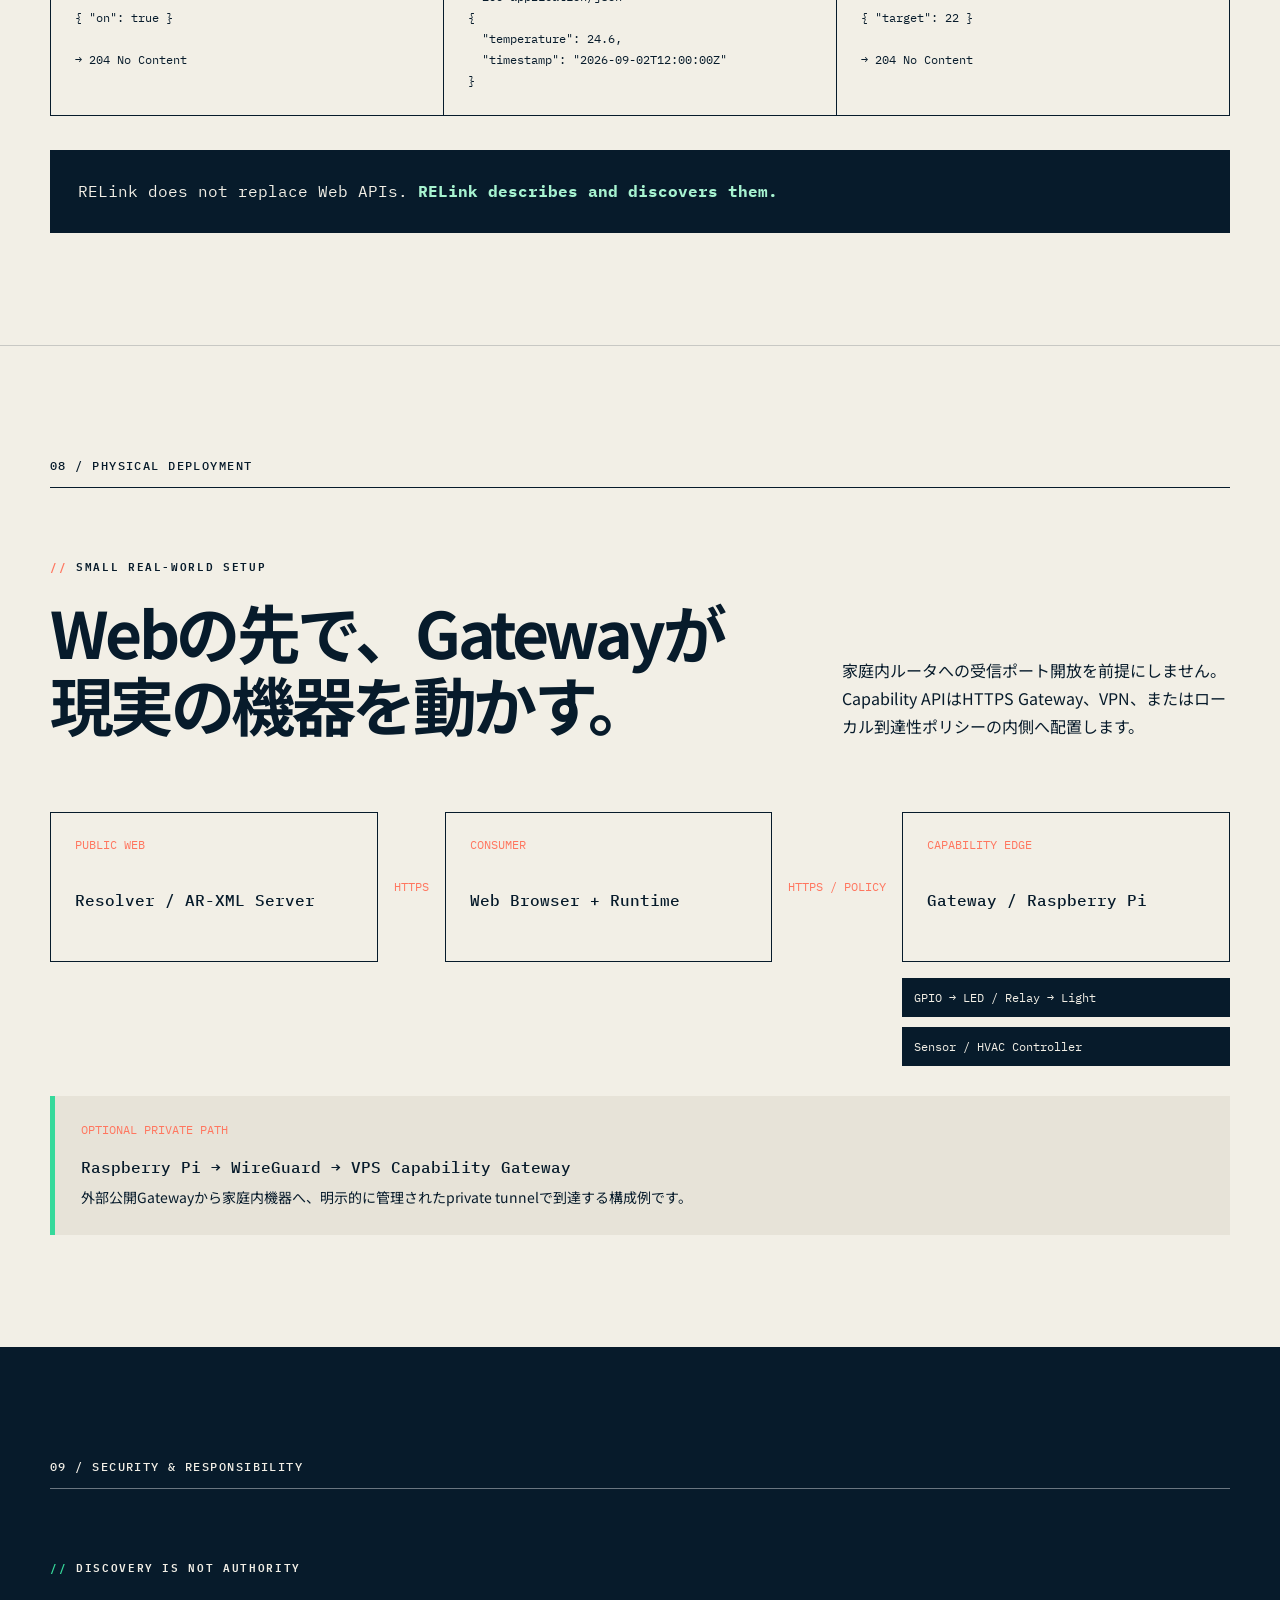
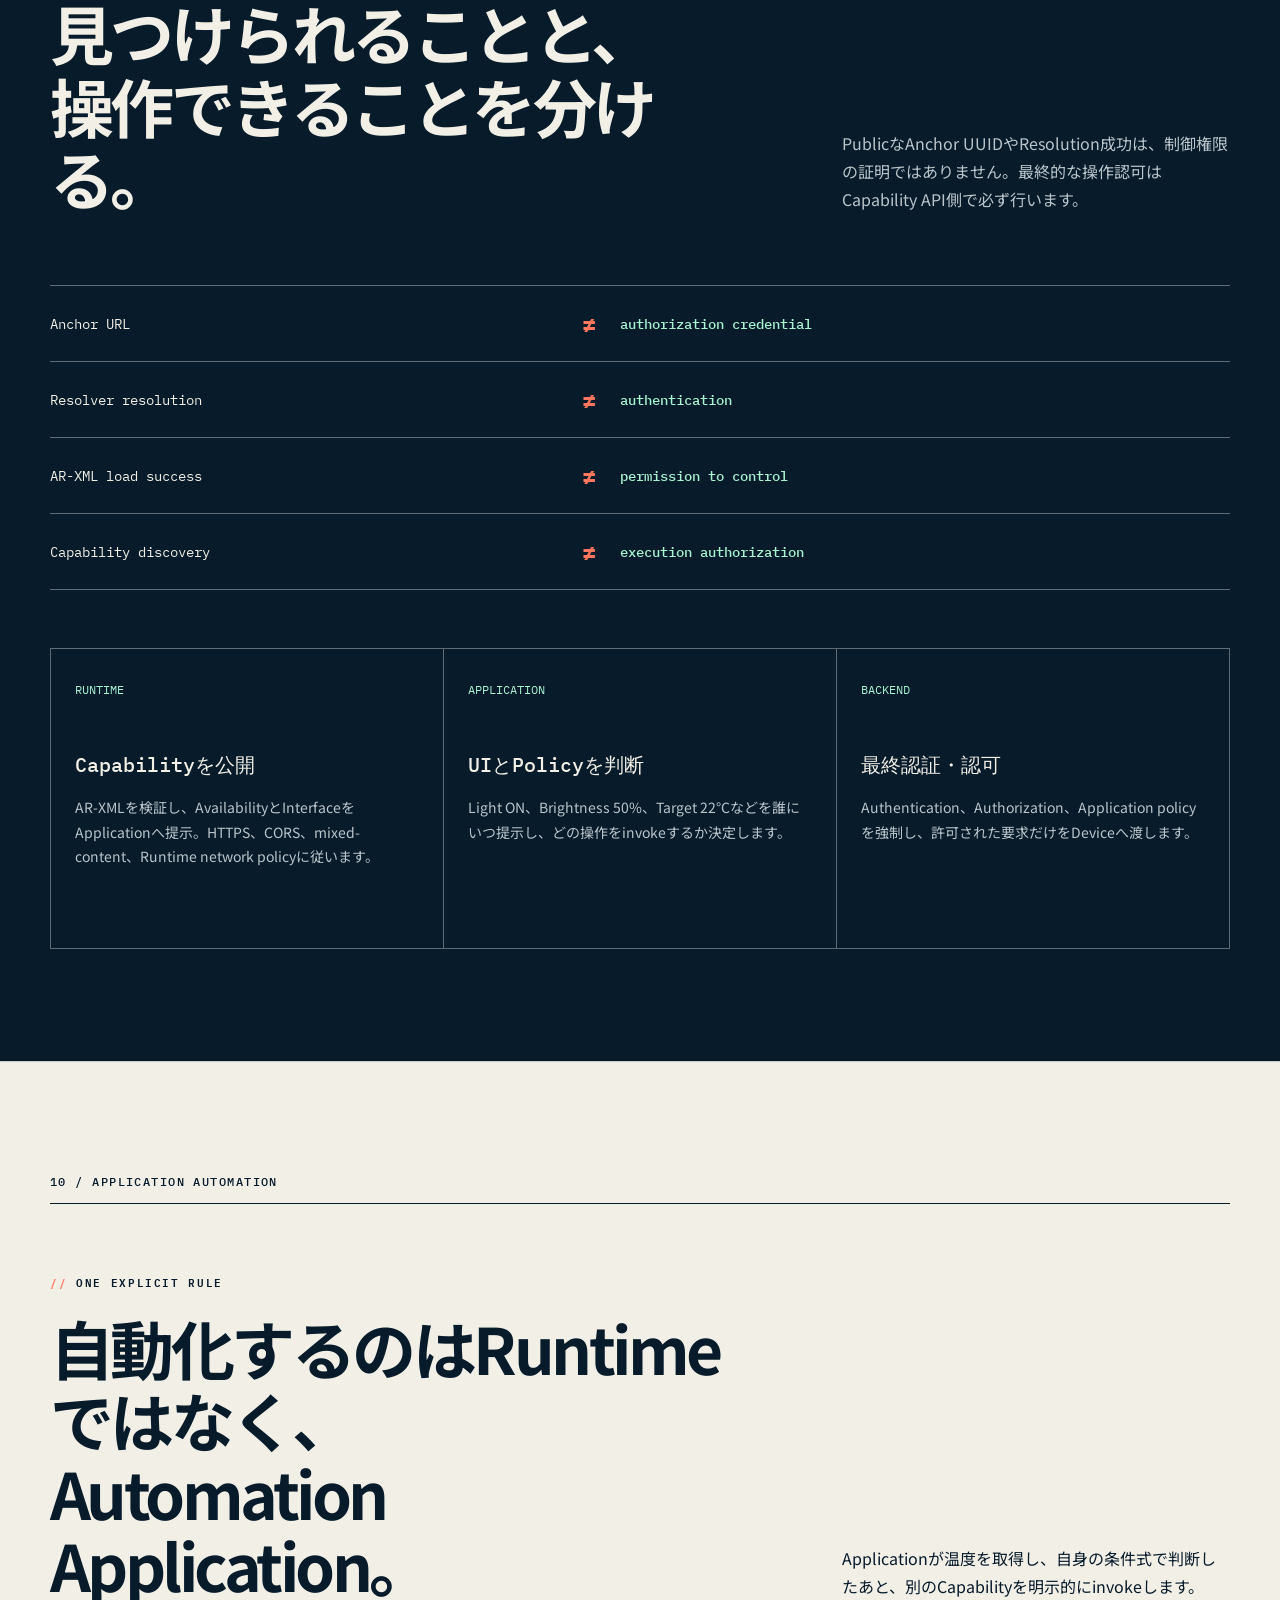
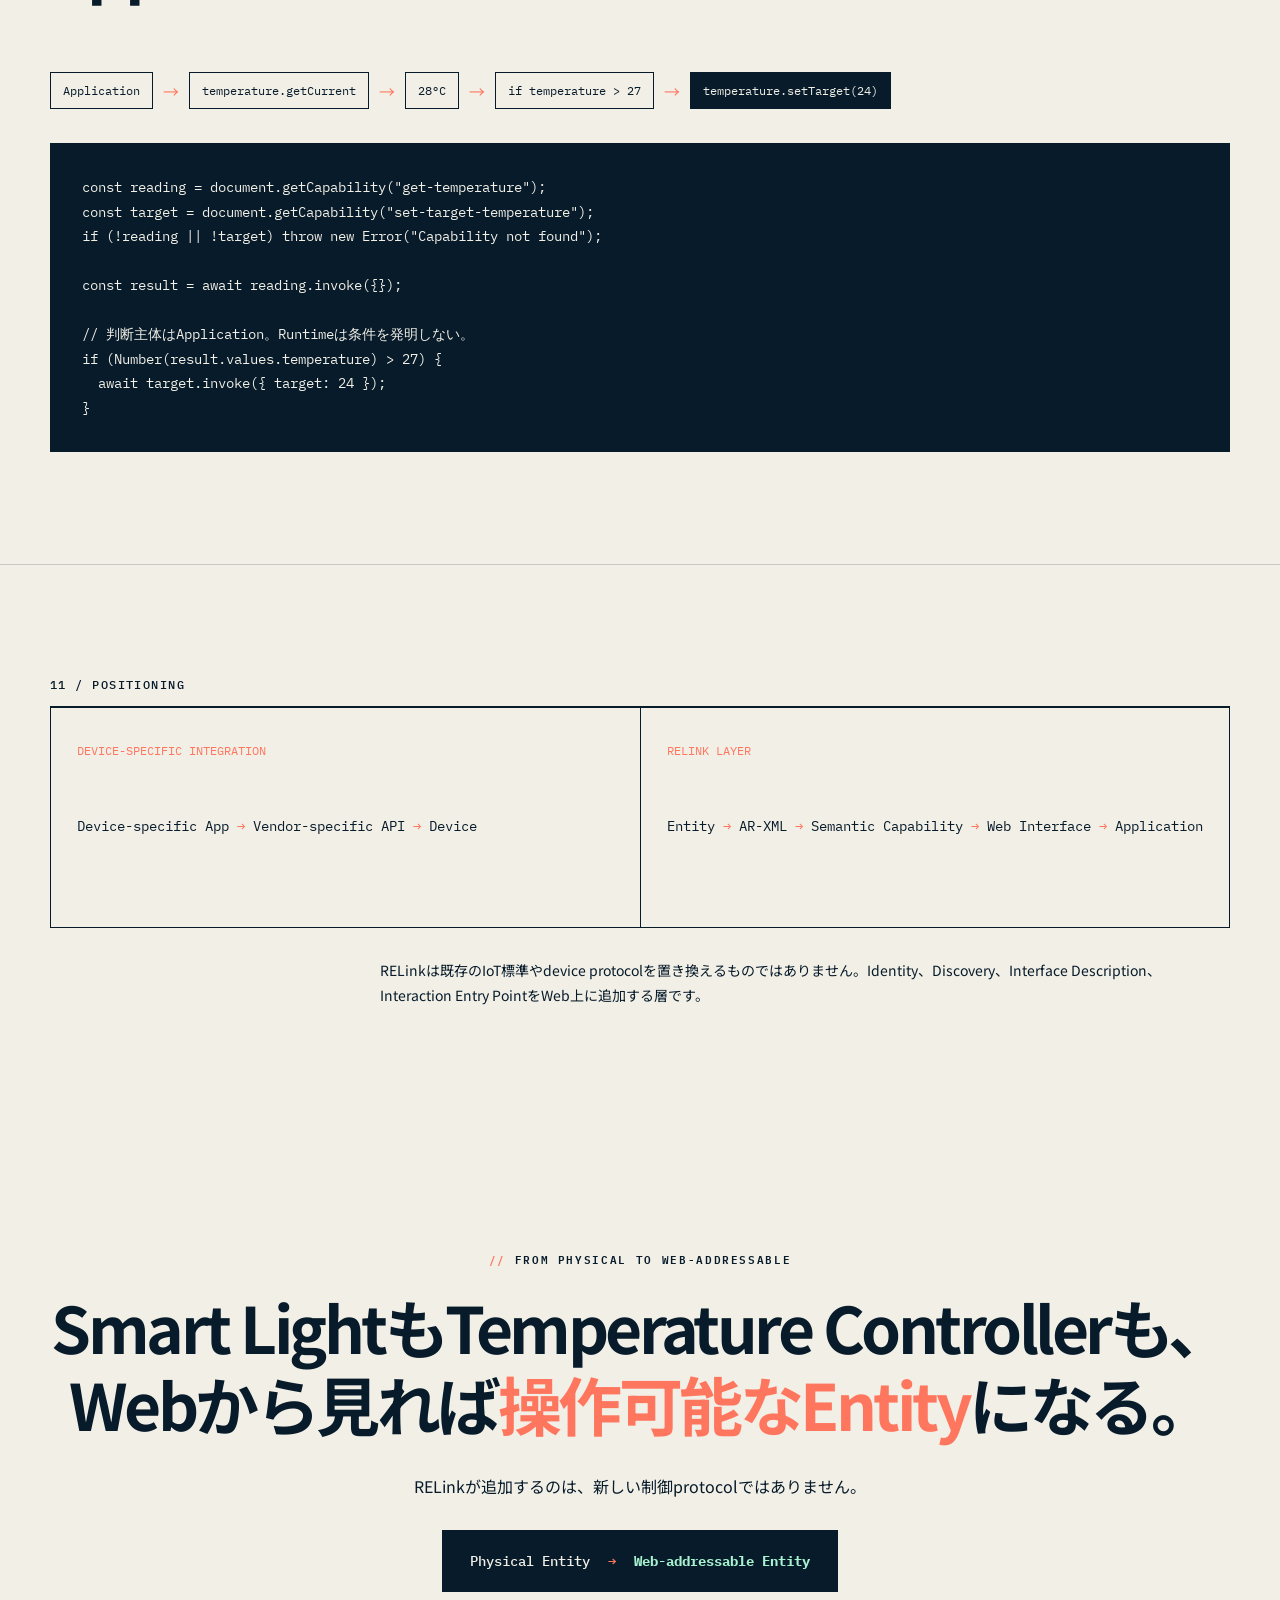
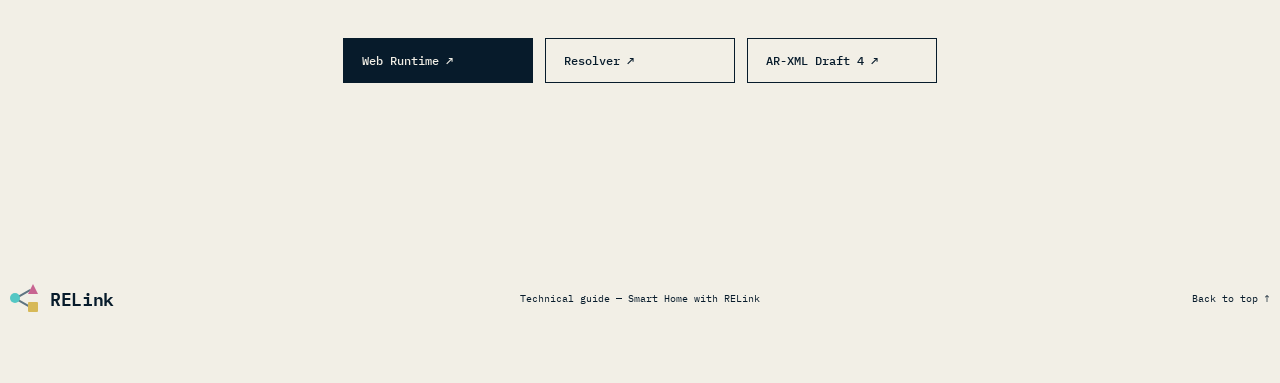
<file: smart-home.html>
<!doctype html>
<html lang="ja">
  <head>
    <meta charset="UTF-8" />
    <meta name="viewport" content="width=device-width, initial-scale=1.0" />
    <meta name="description" content="照明と室温を例に、RELink Resolver、AR-XML、Web Runtime、通常のWeb APIを組み合わせてスマート家電制御を構築する技術ガイドです。" />
    <meta name="theme-color" content="#071b2b" />
    <link rel="canonical" href="https://ranmaru50.github.io/relink-site/smart-home.html" />
    <link rel="icon" type="image/svg+xml" href="favicon.svg" />
    <meta property="og:type" content="article" />
    <meta property="og:site_name" content="RELink" />
    <meta property="og:title" content="RELinkで構築するスマート家電制御" />
    <meta property="og:description" content="照明と室温を例に、Physical EntityをWeb上のCapabilityとして操作するまで。" />
    <meta property="og:url" content="https://ranmaru50.github.io/relink-site/smart-home.html" />
    <meta name="twitter:card" content="summary" />
    <meta name="twitter:title" content="RELinkで構築するスマート家電制御" />
    <meta name="twitter:description" content="Resolver、AR-XML、Web Runtime、Capability APIの責務を具体例で解説。" />
    <title>RELinkで構築するスマート家電制御</title>
    <link rel="preconnect" href="https://fonts.googleapis.com" />
    <link rel="preconnect" href="https://fonts.gstatic.com" crossorigin />
    <link href="https://fonts.googleapis.com/css2?family=IBM+Plex+Mono:wght@400;500;600&family=Noto+Sans+JP:wght@400;500;600;700&display=swap" rel="stylesheet" />
    <link rel="stylesheet" href="styles.css" />
    <link rel="stylesheet" href="smart-home.css" />
    <script src="script.js" defer></script>
  </head>
  <body class="guide-page">
    <header class="site-header">
      <a class="brand" href="index.html" aria-label="RELink ホーム">
        <span class="brand-mark" aria-hidden="true"><i></i><i></i><i></i></span>
        <span>RELink</span>
      </a>
      <button class="menu-button" type="button" aria-expanded="false" aria-controls="site-nav">Menu</button>
      <nav id="site-nav" aria-label="ページナビゲーション">
        <a href="#architecture">Architecture</a>
        <a href="#description">AR-XML</a>
        <a href="#runtime">Runtime</a>
        <a href="#security">Security</a>
        <a class="language-switch" href="en/smart-home.html">English ↗</a>
        <a class="nav-cta" href="index.html">Project site ↗</a>
      </nav>
    </header>

    <main id="top">
      <section class="guide-hero section-shell">
        <div class="eyebrow"><span>TECHNICAL GUIDE / 01</span><span>DRAFT 4 · L0 / L1 BASELINE</span></div>
        <div class="guide-hero-grid">
          <div>
            <p class="kicker">BUILD A SMART HOME WITH RELINK</p>
            <h1>RELinkで構築する<br /><em>スマート家電制御</em></h1>
            <p class="guide-lead">照明と室温を例に、現実空間のEntityをWeb上のCapabilityとして発見し、人やApplicationの明示的な操作で実行するまでを解説します。</p>
          </div>
          <aside class="guide-thesis">
            <small>DESIGN THESIS</small>
            <strong>ARのためにWebを作り直さない。<br />Webの上に現実空間を参加させる。</strong>
            <div class="maturity-flow" aria-label="Physical Entityが操作可能になるまで">
              <span>Physical Entity</span><i>→</i><span>Addressable</span><i>→</i><span>Discoverable</span><i>→</i><span>Interactable</span><i>→</i><b>Operable</b>
            </div>
          </aside>
        </div>
        <div class="guide-status"><span>CURRENT BOUNDARY</span><p>Web RuntimeのL0 / Direct AR-XML pathとResolver・Manifest URLからの文書ロードを実装し、代表経路を実ブラウザで検証済み。Resolver-mediated L1の実装baselineとNative / Container受入証拠を整備し、広い外部統合・実機検証は継続中です。</p></div>
      </section>

      <section id="architecture" class="guide-architecture section-shell">
        <div class="section-index light">01 / SYSTEM ARCHITECTURE</div>
        <div class="guide-section-head">
          <div><p class="kicker mint">FROM ANCHOR TO DEVICE</p><h2>解決と記述と実行を、<br />別の責務としてつなぐ。</h2></div>
          <p>Resolverは機器を操作しません。AR-XMLはUIではありません。Runtimeは勝手に実行しません。既存のHTTPS APIが最後に機器を制御します。</p>
        </div>

        <div class="architecture-diagram" aria-label="スマートホームにおけるRELinkのアーキテクチャ">
          <div class="diagram-column source-column">
            <div class="diagram-node"><small>PHYSICAL ENTRY</small><strong>QR / NFC</strong></div>
            <i>↓</i>
            <div class="diagram-node"><small>PUBLIC IDENTIFIER</small><strong>Anchor URL</strong></div>
          </div>
          <i class="diagram-arrow">→</i>
          <div class="diagram-column">
            <div class="diagram-node resolver-node"><small>RESOLUTION</small><strong>Resolver</strong><span>UUID → 303</span></div>
            <i>↓</i>
            <div class="diagram-node"><small>DESCRIPTION</small><strong>AR-XML</strong><span>Entity · Capability · Interface</span></div>
          </div>
          <i class="diagram-arrow">→</i>
          <div class="diagram-column">
            <div class="diagram-node"><small>INTERPRETATION</small><strong>Web Runtime</strong><span>load · validate · expose</span></div>
            <i>↓</i>
            <div class="diagram-node application-node"><small>USER INTENT</small><strong>Web Application</strong><span>UI · policy · explicit invoke</span></div>
          </div>
          <i class="diagram-arrow">→</i>
          <div class="api-branch">
            <div class="diagram-node"><small>HTTP API</small><strong>Light API</strong><span>→ Light / Relay</span></div>
            <div class="diagram-node"><small>HTTP API</small><strong>Temperature API</strong><span>→ Sensor / HVAC</span></div>
          </div>
        </div>

        <p class="diagram-boundary"><span>IMPORTANT</span>Resolverの出力はAR-XML Description Locationです。Capability APIやdevice IPを選択せず、AR-XMLを解析・実行することもありません。</p>

        <div class="separation-grid">
          <article><span>01</span><strong>Entity ≠ Location</strong><p>部屋や照明のCanonical Identityと、現在のAR-XML URLを分けます。</p></article>
          <article><span>02</span><strong>Capability ≠ Interface</strong><p>「照明を切り替える」という意味と、POST endpointを分けます。</p></article>
          <article><span>03</span><strong>Description ≠ Execution</strong><p>AR-XMLを取得しても機器操作は発生しません。</p></article>
          <article><span>04</span><strong>Resolution ≠ Authentication</strong><p>303で到達できても操作権限を得たことにはなりません。</p></article>
        </div>
      </section>

      <section id="scenario" class="scenario section-shell">
        <div class="section-index">02 / SCENARIO</div>
        <div class="guide-section-head ink-head">
          <div><p class="kicker">ONE ROOM, TWO ENTITIES</p><h2>照明を点け、室温を読み、<br />目標温度を設定する。</h2></div>
          <p>Web Applicationは発見したCapabilityを画面へ提示し、利用者の操作を受けて初めて`invoke`します。</p>
        </div>

        <div class="room-model">
          <article>
            <small>ENTITY / A</small><h3>Smart Light</h3>
            <ul><li><code>light.getState</code><small>local id: get-light-state</small></li><li><code>light.setState</code><small>local id: set-light</small></li><li><code>light.setBrightness</code><small>local id: set-brightness</small></li></ul>
          </article>
          <article>
            <small>ENTITY / B</small><h3>Temperature Controller</h3>
            <ul><li><code>temperature.getCurrent</code><small>local id: get-temperature</small></li><li><code>temperature.setTarget</code><small>local id: set-target-temperature</small></li></ul>
          </article>
        </div>

        <ol class="scenario-steps">
          <li><span>01</span><p>部屋のQRまたはNFCからAnchor URLを得る。</p></li>
          <li><span>02</span><p>ResolverがUUIDを現在のAR-XML Description Locationへ303で解決する。</p></li>
          <li><span>03</span><p>Web RuntimeがAR-XMLを取得・解析・検証し、CapabilityをApplicationへ公開する。</p></li>
          <li><span>04</span><p>Web Applicationが照明と温度の操作を表示する。</p></li>
          <li><span>05</span><p>ユーザーが「Light ON」を選ぶ。</p></li>
          <li><span>06</span><p>Applicationが`light.setState`を明示的にinvokeする。</p></li>
          <li><span>07</span><p>Runtimeが宣言済みHTTP Interfaceを呼び、API側が認可して照明を制御する。</p></li>
          <li><span>08</span><p>温度取得と目標温度設定も同じ責務分離で実行する。</p></li>
        </ol>
      </section>

      <section id="resolver" class="resolver-guide section-shell">
        <div class="section-index">03 / RESOLVER</div>
        <div class="guide-section-head ink-head">
          <div><p class="kicker">IDENTITY → LOCATION</p><h2>Resolverは、現在の<br />Descriptionへ案内する。</h2></div>
          <p>Resolver Core 0.1のL1はpublic、GET-only、read-only、HTTPS-basedです。通常のL1解決にManifestは必須ではありません。</p>
        </div>
        <div class="resolver-example">
          <div><small>ANCHOR / RESOLVER URL</small><code>https://resolver.example/relink/<wbr />550e8400-e29b-41d4-a716-446655440000</code></div>
          <i>303 See Other</i>
          <div><small>LOCATION</small><code>https://home.example/arxml/<wbr />living-room.xml</code></div>
        </div>
        <div class="resolver-boundaries">
          <div><small>RESOLVER DOES</small><strong>UUID lookup</strong><strong>Lifecycle mapping</strong><strong>HTTPS Location response</strong></div>
          <div><small>RESOLVER DOES NOT</small><strong>照明ON / OFF</strong><strong>温度取得・API選択</strong><strong>AR-XML parse / Capability invoke</strong></div>
        </div>
      </section>

      <section id="description" class="description-guide section-shell">
        <div class="section-index light">04 / ENTITY DESCRIPTION</div>
        <div class="guide-section-head">
          <div><p class="kicker mint">AR-XML CORE DRAFT 4</p><h2>意味的なCapabilityと、<br />HTTP Interfaceを記述する。</h2></div>
          <p>AR-XMLはEntity Interface Description Languageです。画面のボタンや自動化条件、機器側の実装コードは記述しません。</p>
        </div>

        <div class="code-explainer">
          <div class="guide-code-caption"><span>LIGHT / SET STATE</span><b>POST JSON · NO OUTPUT</b></div>
          <pre class="guide-code"><code>&lt;ar-entity
  xmlns="https://relink.dev/ns/arxml/core/0.1"
  version="0.1"&gt;
  &lt;category&gt;home.room&lt;/category&gt;
  &lt;capabilities&gt;
    &lt;capability
      id="set-light"
      type="https://example.org/capabilities/light/set-state/1"&gt;
      &lt;inputs&gt;
        &lt;input name="on" type="boolean" required="true" /&gt;
      &lt;/inputs&gt;
      &lt;result&gt;
        &lt;representations&gt;
          &lt;representation media-type="application/json" /&gt;
        &lt;/representations&gt;
      &lt;/result&gt;
      &lt;interfaces&gt;
        &lt;interface
          type="http"
          method="POST"
          endpoint="../api/light/state"
          encoding="json" /&gt;
      &lt;/interfaces&gt;
    &lt;/capability&gt;
  &lt;/capabilities&gt;
&lt;/ar-entity&gt;</code></pre>
        </div>

        <div class="code-explainer second-code">
          <div class="guide-code-caption"><span>TEMPERATURE / GET CURRENT</span><b>GET · MULTI-OUTPUT JSON</b></div>
          <pre class="guide-code"><code>&lt;capability
  id="get-temperature"
  type="https://example.org/capabilities/temperature/get-current/1"&gt;
  &lt;result&gt;
    &lt;outputs&gt;
      &lt;output name="temperature" type="number" unit="Cel" /&gt;
      &lt;output name="timestamp" type="string" format="date-time" /&gt;
    &lt;/outputs&gt;
    &lt;representations&gt;
      &lt;representation media-type="application/json" /&gt;
    &lt;/representations&gt;
  &lt;/result&gt;
  &lt;interfaces&gt;
    &lt;interface
      type="http"
      method="GET"
      endpoint="../api/temperature" /&gt;
  &lt;/interfaces&gt;
&lt;/capability&gt;</code></pre>
        </div>

        <div class="capability-interface">
          <article><small>CAPABILITY / WHAT</small><strong>照明をON / OFFできる</strong><code>https://example.org/capabilities/light/set-state/1</code></article>
          <i>≠</i>
          <article><small>INTERFACE / HOW</small><strong>HTTP POSTで呼び出す</strong><code>https://home.example/api/light/state</code></article>
        </div>
        <p class="dark-note">Capability semanticsはInterfaceから独立しています。将来別のBindingを追加しても、「照明状態を変更する」という意味的Contractは維持できます。</p>
      </section>

      <section class="relative-url section-shell">
        <div class="section-index">05 / RELATIVE INTERFACE URL</div>
        <div class="guide-section-head ink-head">
          <div><p class="kicker">STANDARD URL RESOLUTION</p><h2>基準はWeb Appではなく、<br />最終AR-XML URL。</h2></div>
          <p>相対Interface endpointは、Redirect処理後の最終AR-XML Document URLをbaseとして標準URL resolutionで解決します。</p>
        </div>
        <div class="url-equation">
          <div><small>FINAL AR-XML DOCUMENT URL</small><code>https://home.example/arxml/living-room.xml</code></div>
          <b>+</b>
          <div><small>RELATIVE INTERFACE</small><code>../api/light/state</code></div>
          <b>=</b>
          <div class="url-result"><small>RESOLVED INTERFACE URL</small><code>https://home.example/api/light/state</code></div>
        </div>
        <p class="url-warning">Host Web Application URL、元のAnchor URL、Resolver URLをbaseにしてはいけません。現行Web RuntimeはL0のDescription URLとL1のResolver URLを扱い、最終AR-XML URLをbaseにendpointを解決します。より広いL1外部統合は引き続き検証対象です。</p>
      </section>

      <section id="runtime" class="runtime-guide section-shell">
        <div class="section-index light">06 / WEB RUNTIME</div>
        <div class="guide-section-head">
          <div><p class="kicker mint">IMPLEMENTATION UNDER CONTROL</p><h2>Runtimeは公開する。<br />Applicationが実行を決める。</h2></div>
          <p>現在の公開APIに合わせたL0例です。`load`はAR-XMLを読み込みますが、Capabilityを自動実行しません。</p>
        </div>
        <div class="runtime-pipeline" aria-label="Web Runtimeの処理段階">
          <span>load AR-XML</span><i>→</i><span>parse</span><i>→</i><span>validate</span><i>→</i><span>evaluate</span><i>→</i><strong>expose Capability</strong>
        </div>
        <div class="code-explainer runtime-code-block">
          <div class="guide-code-caption"><span>CURRENT PUBLIC API / L0</span><b>EXPLICIT INVOCATION</b></div>
          <pre class="guide-code"><code>const runtime = new ARRuntime();

// 現行baselineでは最終Description URLを直接渡す。
const document = await runtime.load(
  "https://home.example/arxml/living-room.xml"
);

const light = document.getCapability("set-light");
if (!light) throw new Error("Capability not found");

// Human / Applicationの意思決定後にだけ実行する。
await light.invoke({ on: true });</code></pre>
        </div>
        <div class="intent-chain"><span>Human</span><i>↓</i><span>Web Application</span><i>↓</i><span>Web Runtime</span><i>↓</i><span>Capability</span><i>↓</i><span>HTTP Interface</span><i>↓</i><strong>Device / Gateway</strong></div>
      </section>

      <section id="api" class="api-guide section-shell">
        <div class="section-index">07 / CAPABILITY API</div>
        <div class="guide-section-head ink-head">
          <div><p class="kicker">ORDINARY WEB APIs</p><h2>機器制御には、通常の<br />HTTPS APIを使う。</h2></div>
          <p>Capability APIはRELink固有protocolではありません。RELinkはWeb APIを置き換えず、意味と発見可能性を追加します。</p>
        </div>
        <div class="api-examples">
          <article><small>LIGHT ON</small><pre><code>POST /api/light/state
Content-Type: application/json

{ "on": true }

→ 204 No Content</code></pre></article>
          <article><small>CURRENT TEMPERATURE</small><pre><code>GET /api/temperature

→ 200 application/json
{
  "temperature": 24.6,
  "timestamp": "2026-09-02T12:00:00Z"
}</code></pre></article>
          <article><small>TARGET TEMPERATURE</small><pre><code>POST /api/temperature/target
Content-Type: application/json

{ "target": 22 }

→ 204 No Content</code></pre></article>
        </div>
        <blockquote>RELink does not replace Web APIs. <strong>RELink describes and discovers them.</strong></blockquote>
      </section>

      <section id="deployment" class="deployment-guide section-shell">
        <div class="section-index">08 / PHYSICAL DEPLOYMENT</div>
        <div class="guide-section-head ink-head">
          <div><p class="kicker">SMALL REAL-WORLD SETUP</p><h2>Webの先で、Gatewayが<br />現実の機器を動かす。</h2></div>
          <p>家庭内ルータへの受信ポート開放を前提にしません。Capability APIはHTTPS Gateway、VPN、またはローカル到達性ポリシーの内側へ配置します。</p>
        </div>
        <div class="deployment-diagram">
          <div><small>PUBLIC WEB</small><strong>Resolver / AR-XML Server</strong></div><i>HTTPS</i>
          <div><small>CONSUMER</small><strong>Web Browser + Runtime</strong></div><i>HTTPS / POLICY</i>
          <div><small>CAPABILITY EDGE</small><strong>Gateway / Raspberry Pi</strong></div>
          <div class="device-split"><span>GPIO → LED / Relay → Light</span><span>Sensor / HVAC Controller</span></div>
        </div>
        <div class="deployment-option"><small>OPTIONAL PRIVATE PATH</small><strong>Raspberry Pi → WireGuard → VPS Capability Gateway</strong><p>外部公開Gatewayから家庭内機器へ、明示的に管理されたprivate tunnelで到達する構成例です。</p></div>
      </section>

      <section id="security" class="guide-security section-shell">
        <div class="section-index light">09 / SECURITY &amp; RESPONSIBILITY</div>
        <div class="guide-section-head">
          <div><p class="kicker mint">DISCOVERY IS NOT AUTHORITY</p><h2>見つけられることと、<br />操作できることを分ける。</h2></div>
          <p>PublicなAnchor UUIDやResolution成功は、制御権限の証明ではありません。最終的な操作認可はCapability API側で必ず行います。</p>
        </div>
        <div class="security-equations">
          <div><span>Anchor URL</span><b>≠</b><strong>authorization credential</strong></div>
          <div><span>Resolver resolution</span><b>≠</b><strong>authentication</strong></div>
          <div><span>AR-XML load success</span><b>≠</b><strong>permission to control</strong></div>
          <div><span>Capability discovery</span><b>≠</b><strong>execution authorization</strong></div>
        </div>
        <div class="responsibility-cards">
          <article><small>RUNTIME</small><h3>Capabilityを公開</h3><p>AR-XMLを検証し、AvailabilityとInterfaceをApplicationへ提示。HTTPS、CORS、mixed-content、Runtime network policyに従います。</p></article>
          <article><small>APPLICATION</small><h3>UIとPolicyを判断</h3><p>Light ON、Brightness 50%、Target 22°Cなどを誰にいつ提示し、どの操作をinvokeするか決定します。</p></article>
          <article><small>BACKEND</small><h3>最終認証・認可</h3><p>Authentication、Authorization、Application policyを強制し、許可された要求だけをDeviceへ渡します。</p></article>
        </div>
      </section>

      <section id="automation" class="automation-guide section-shell">
        <div class="section-index">10 / APPLICATION AUTOMATION</div>
        <div class="guide-section-head ink-head">
          <div><p class="kicker">ONE EXPLICIT RULE</p><h2>自動化するのはRuntimeではなく、<br />Automation Application。</h2></div>
          <p>Applicationが温度を取得し、自身の条件式で判断したあと、別のCapabilityを明示的にinvokeします。</p>
        </div>
        <div class="automation-flow"><span>Application</span><i>→</i><span>temperature.getCurrent</span><i>→</i><span>28°C</span><i>→</i><span>if temperature &gt; 27</span><i>→</i><strong>temperature.setTarget(24)</strong></div>
        <pre class="automation-code"><code>const reading = document.getCapability("get-temperature");
const target = document.getCapability("set-target-temperature");
if (!reading || !target) throw new Error("Capability not found");

const result = await reading.invoke({});

// 判断主体はApplication。Runtimeは条件を発明しない。
if (Number(result.values.temperature) &gt; 27) {
  await target.invoke({ target: 24 });
}</code></pre>
      </section>

      <section class="comparison-guide section-shell">
        <div class="section-index">11 / POSITIONING</div>
        <div class="comparison-grid">
          <article><small>DEVICE-SPECIFIC INTEGRATION</small><div>Device-specific App <i>→</i> Vendor-specific API <i>→</i> Device</div></article>
          <article><small>RELINK LAYER</small><div>Entity <i>→</i> AR-XML <i>→</i> Semantic Capability <i>→</i> Web Interface <i>→</i> Application</div></article>
        </div>
        <p>RELinkは既存のIoT標準やdevice protocolを置き換えるものではありません。Identity、Discovery、Interface Description、Interaction Entry PointをWeb上に追加する層です。</p>
      </section>

      <section class="guide-summary section-shell">
        <p class="kicker">FROM PHYSICAL TO WEB-ADDRESSABLE</p>
        <h2>Smart LightもTemperature Controllerも、<br />Webから見れば<em>操作可能なEntity</em>になる。</h2>
        <p>RELinkが追加するのは、新しい制御protocolではありません。</p>
        <div class="summary-link"><span>Physical Entity</span><i>→</i><strong>Web-addressable Entity</strong></div>
        <div class="summary-actions">
          <a class="button primary" href="https://github.com/ranmaru50/relink-web-runtime" rel="noreferrer">Web Runtime ↗</a>
          <a class="button secondary" href="https://github.com/ranmaru50/relink-resolver" rel="noreferrer">Resolver ↗</a>
          <a class="button secondary" href="https://github.com/ranmaru50/relink-web-runtime/blob/main/docs/specs/arxml-core-0.1-draft4.md" rel="noreferrer">AR-XML Draft 4 ↗</a>
        </div>
      </section>
    </main>

    <footer class="site-footer">
      <a class="brand" href="index.html"><span class="brand-mark" aria-hidden="true"><i></i><i></i><i></i></span><span>RELink</span></a>
      <p>Technical guide — Smart Home with RELink</p>
      <a href="#top">Back to top ↑</a>
    </footer>
  </body>
</html>
</file>
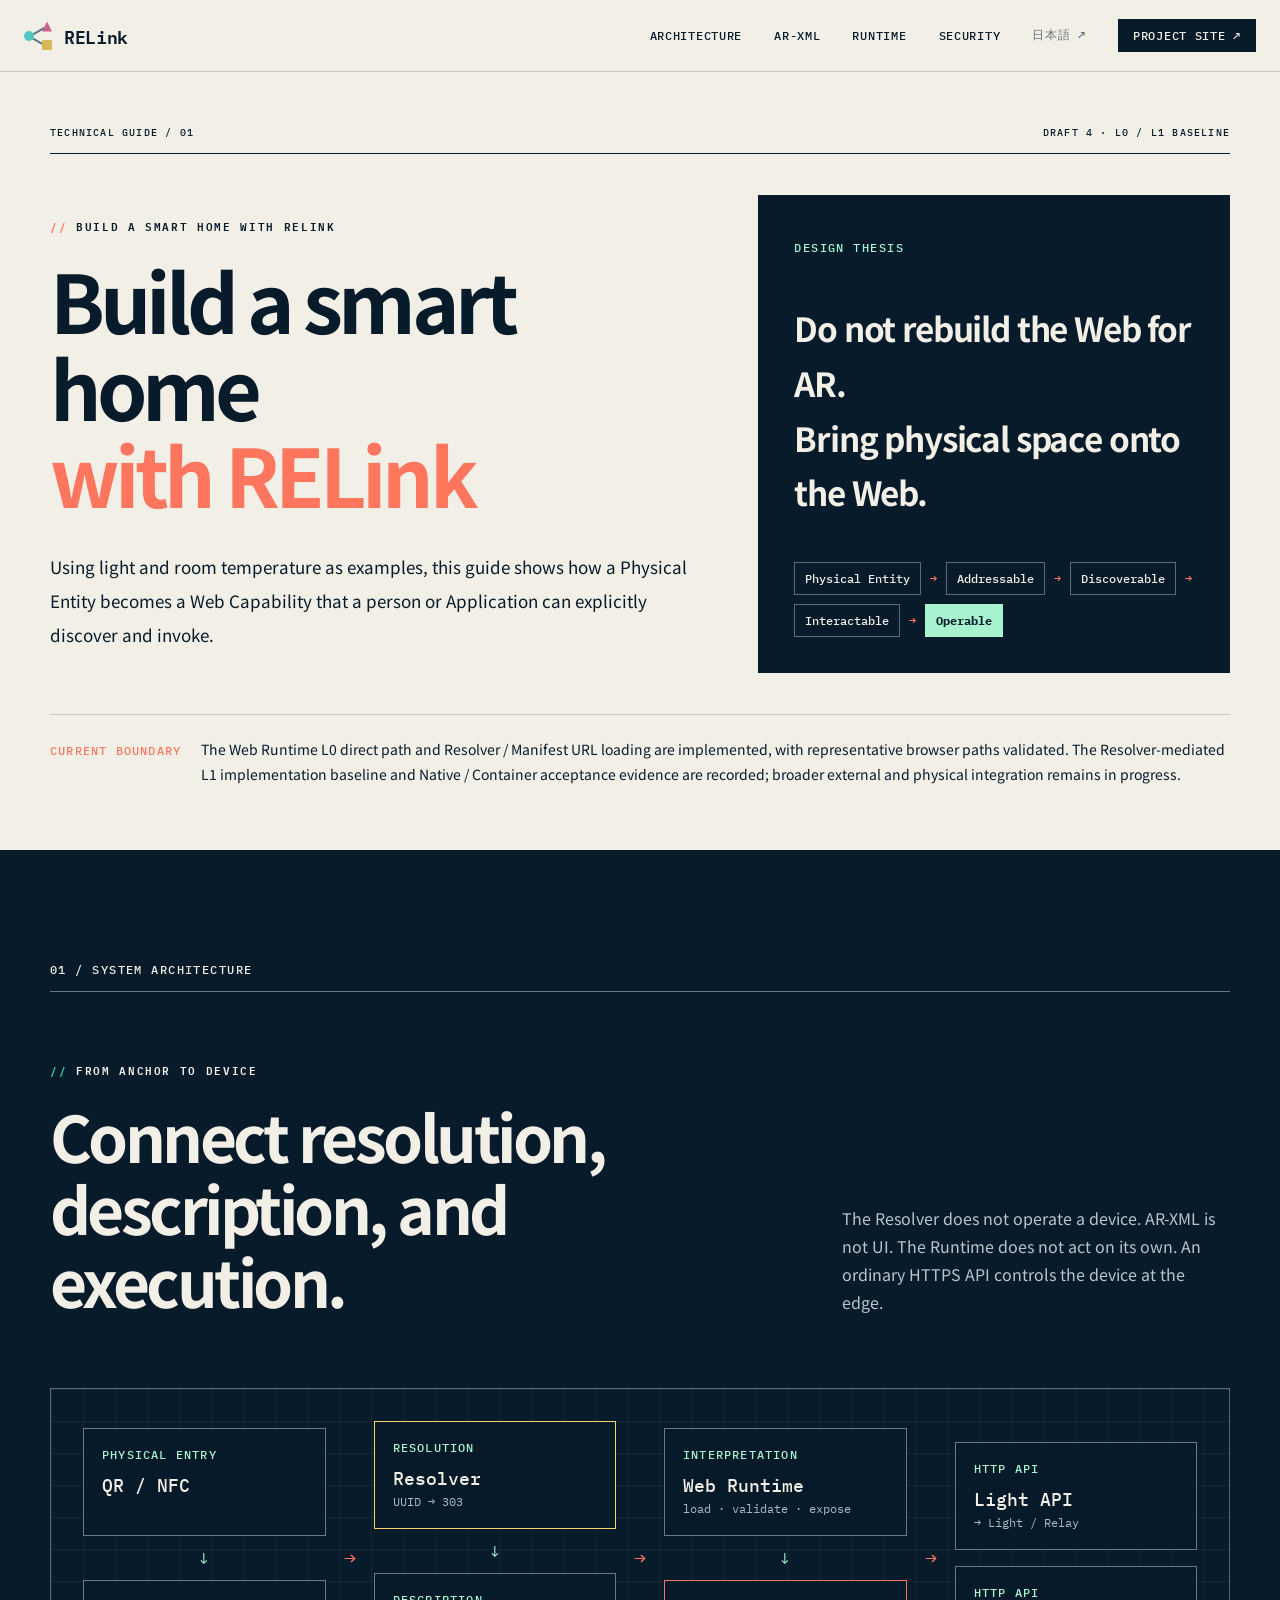
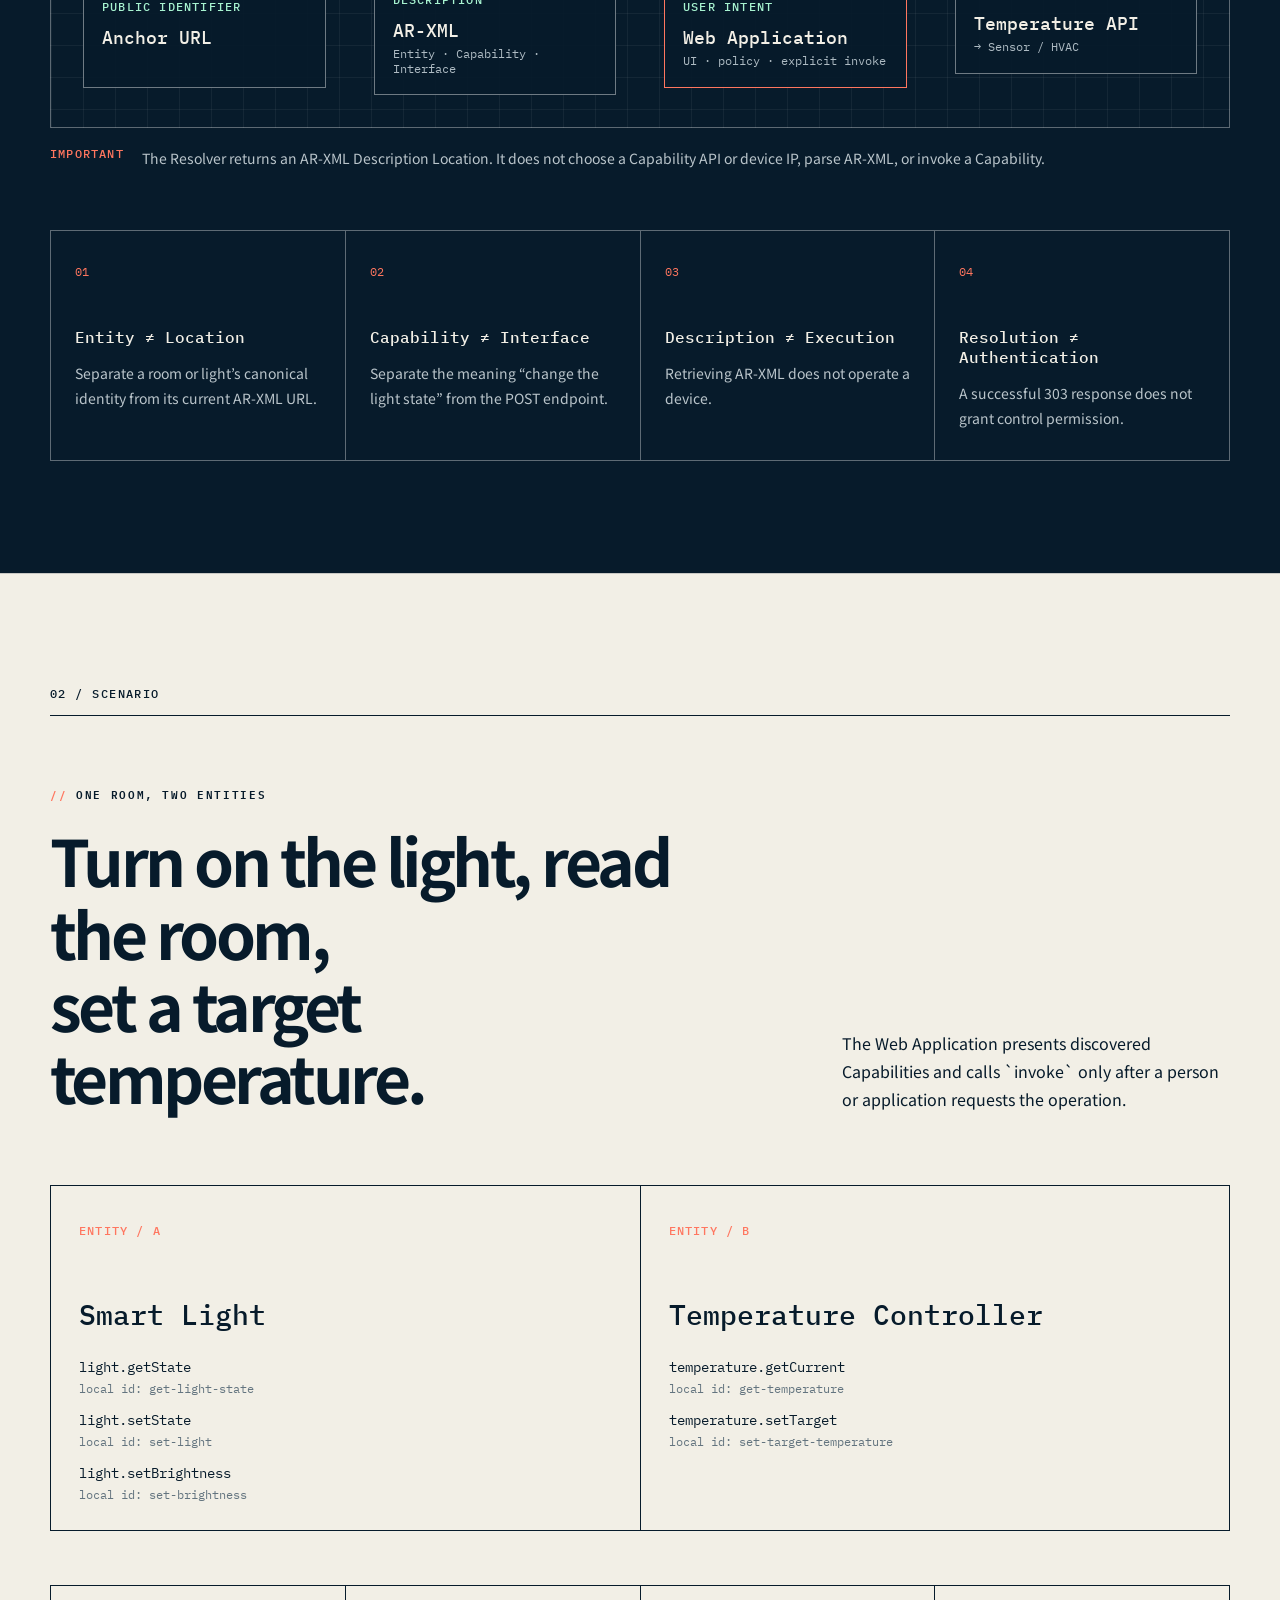
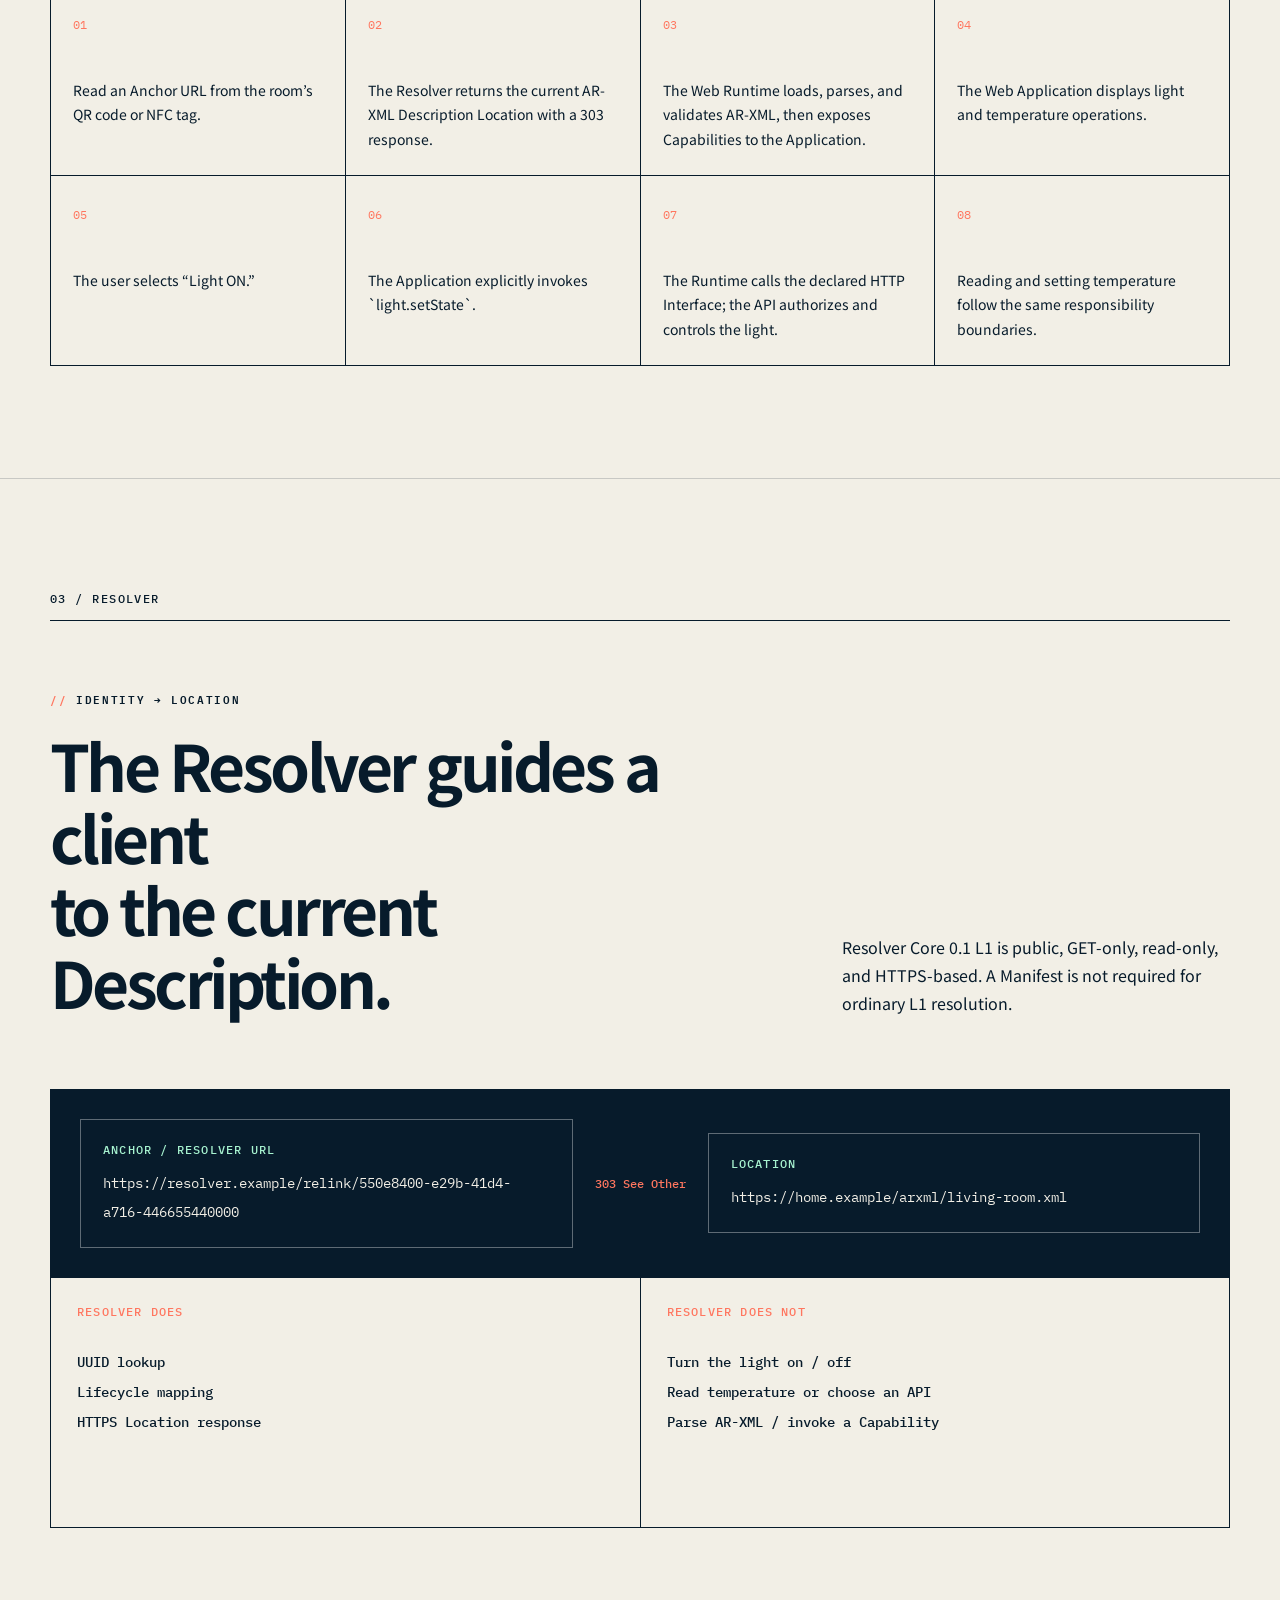
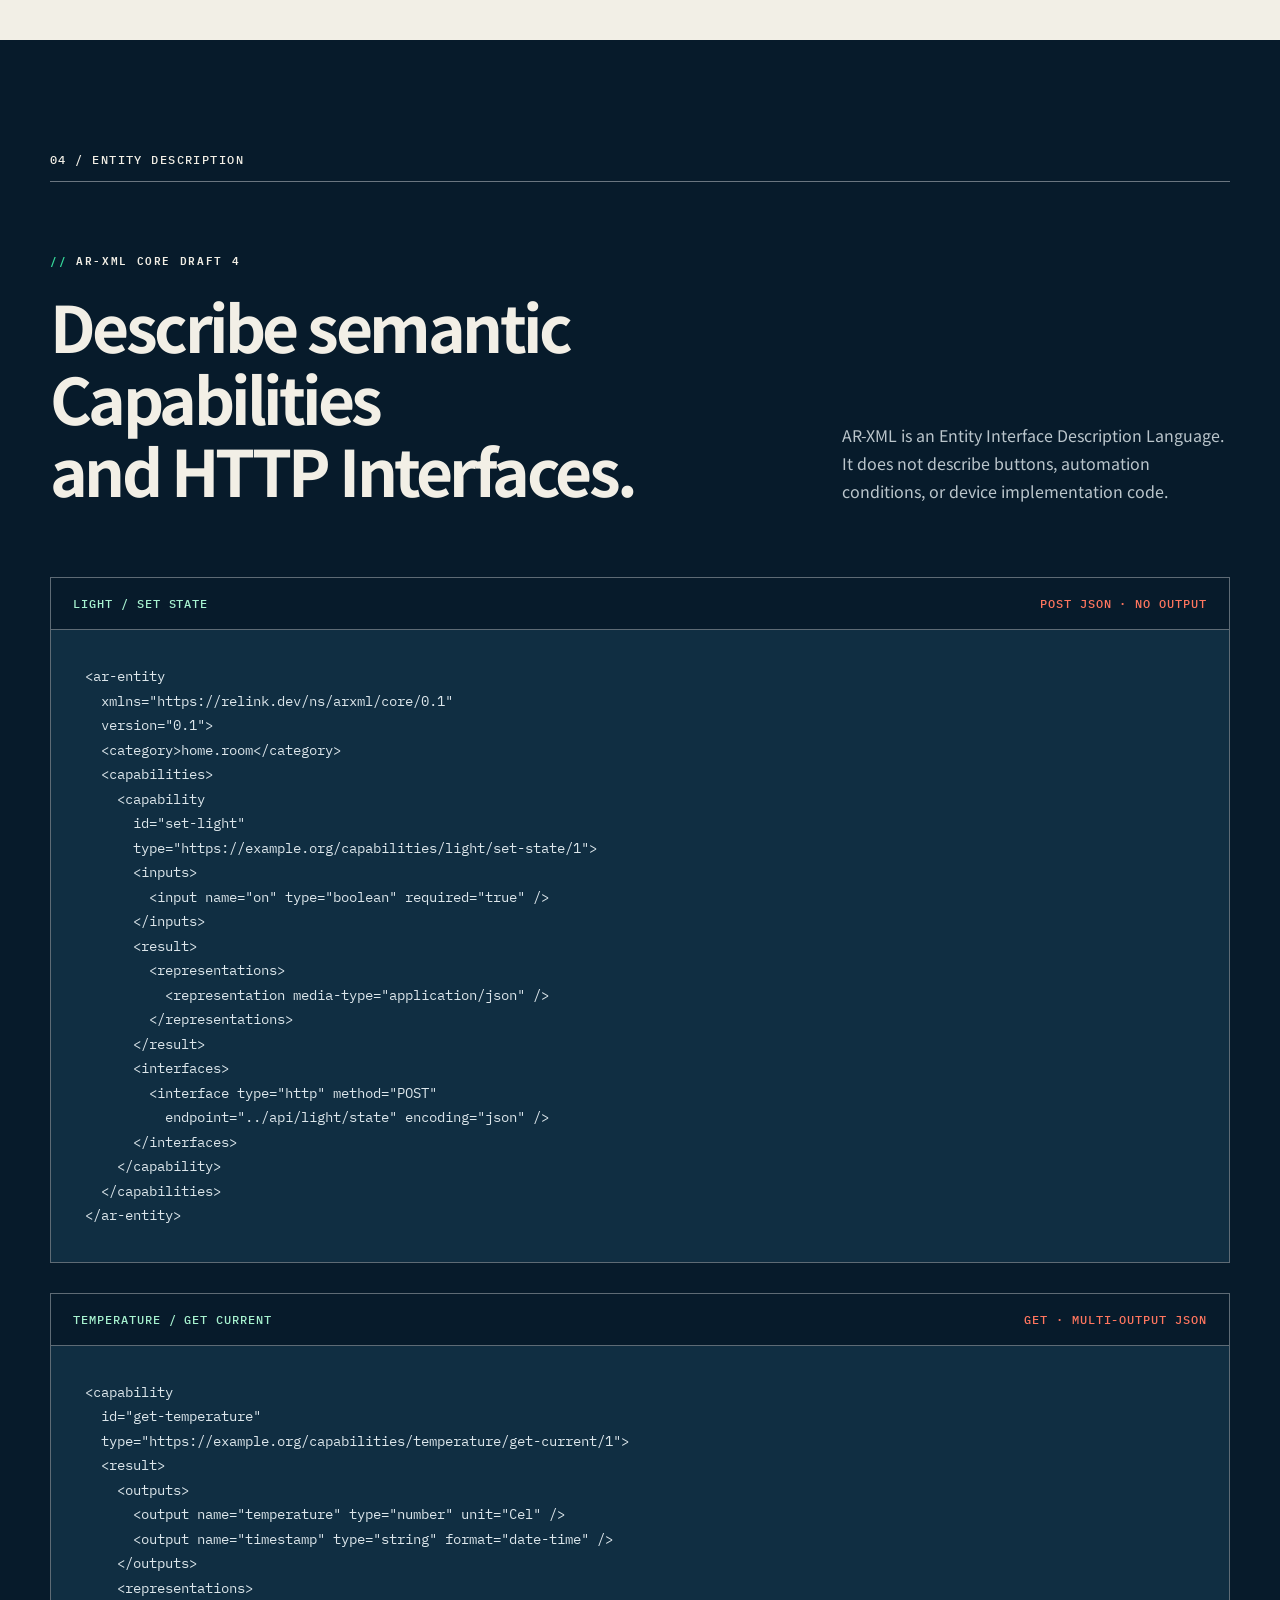
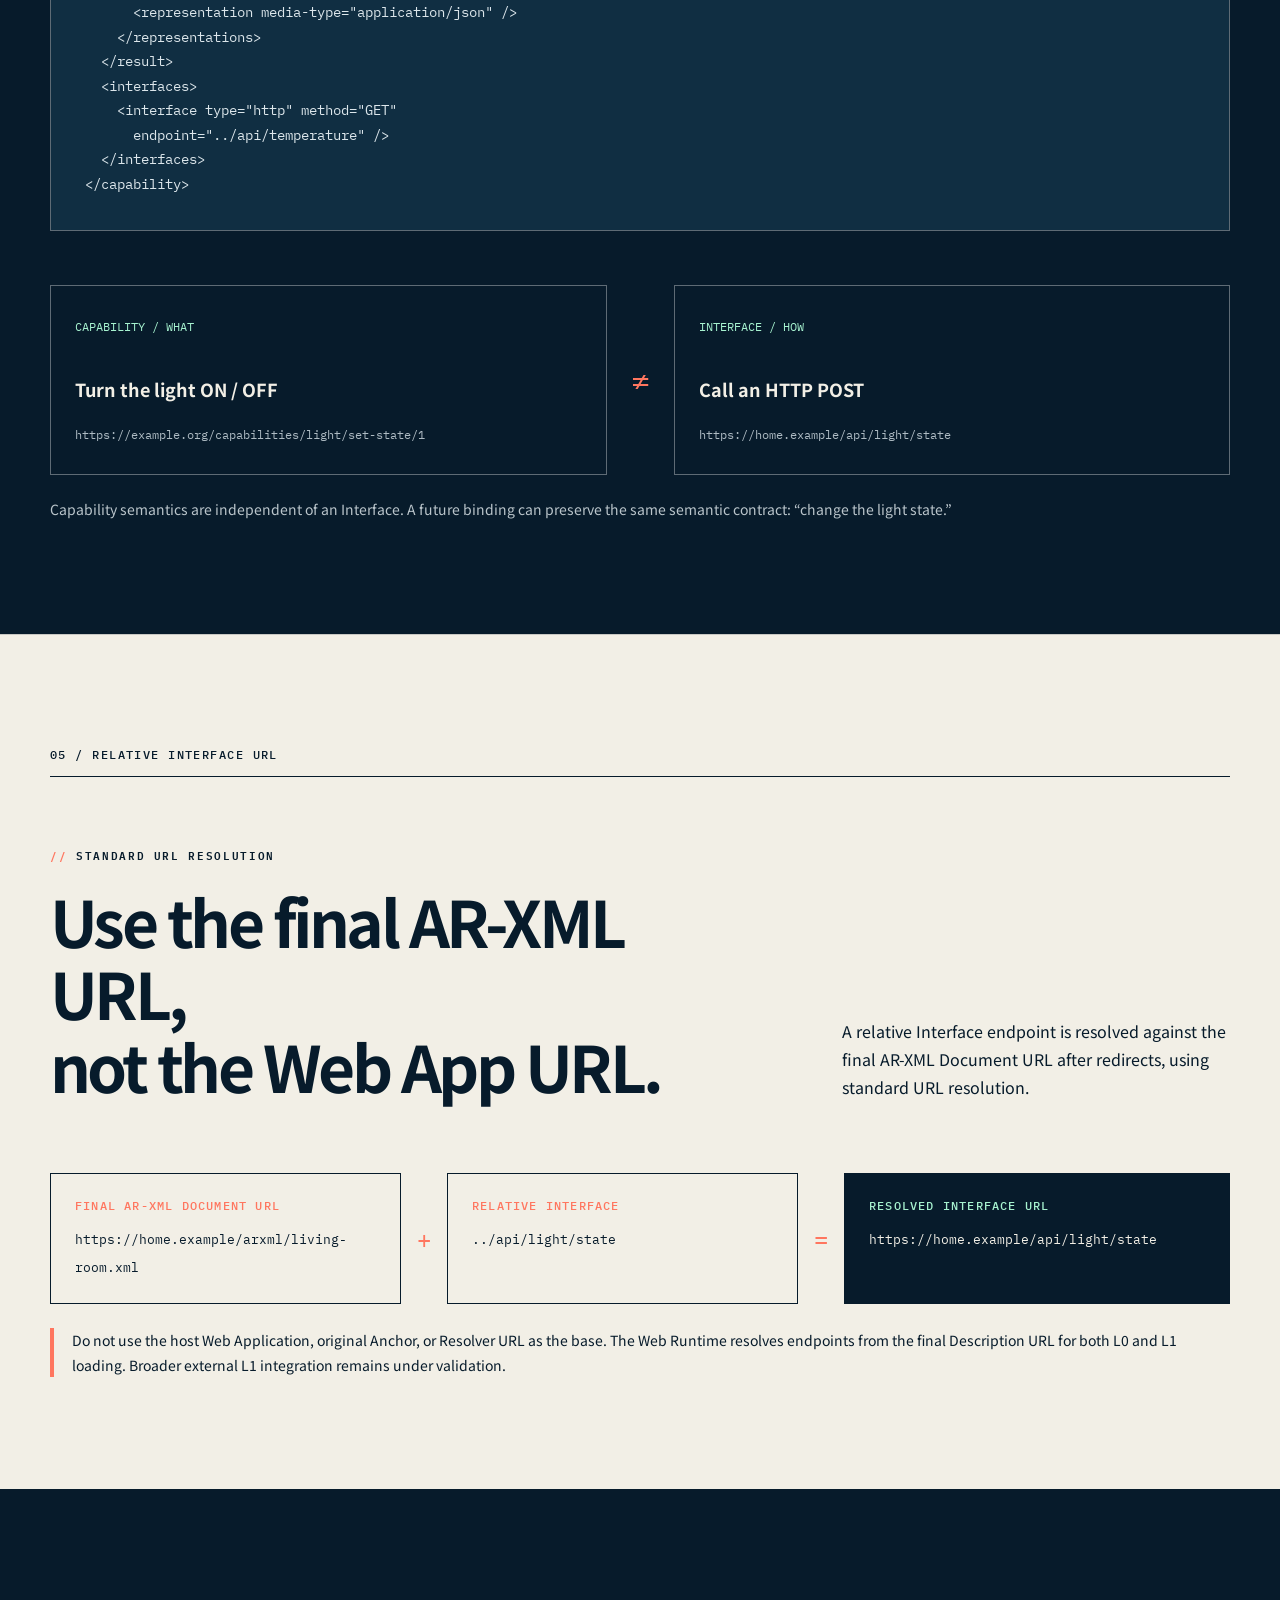
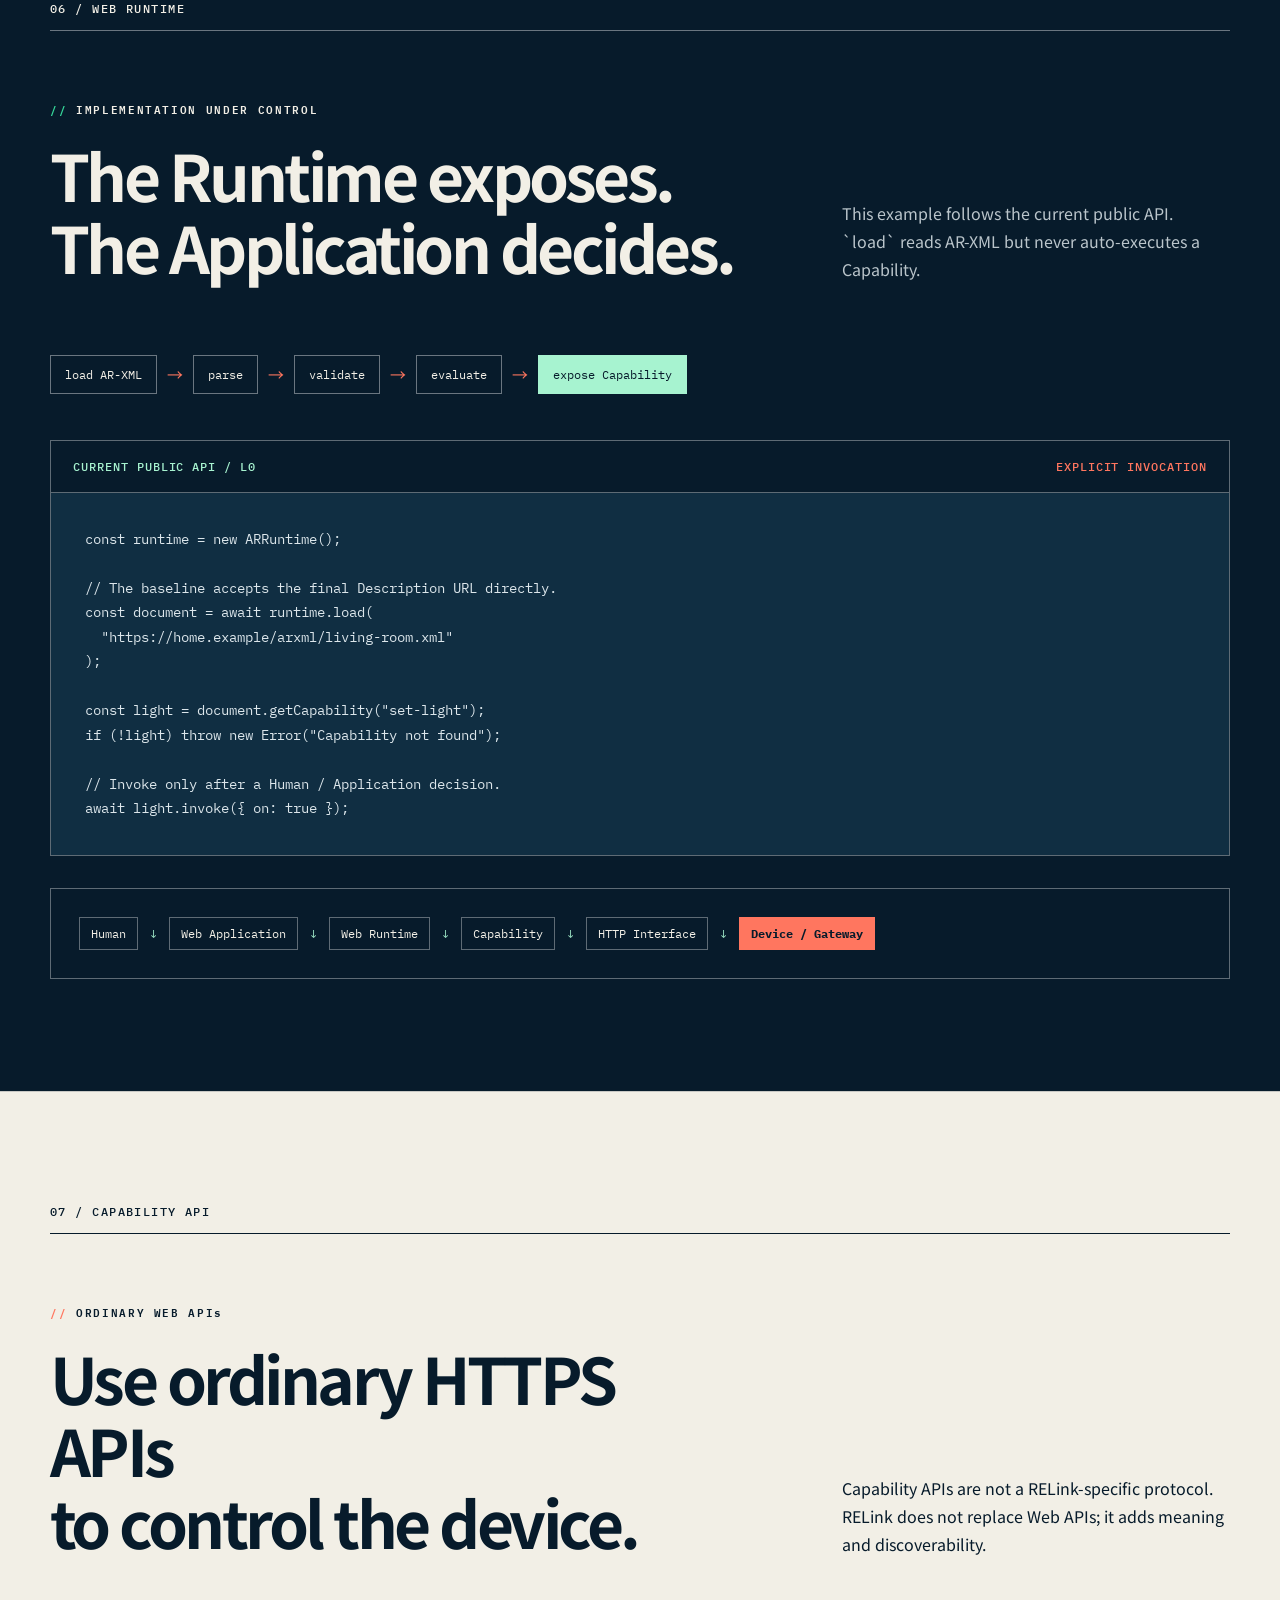
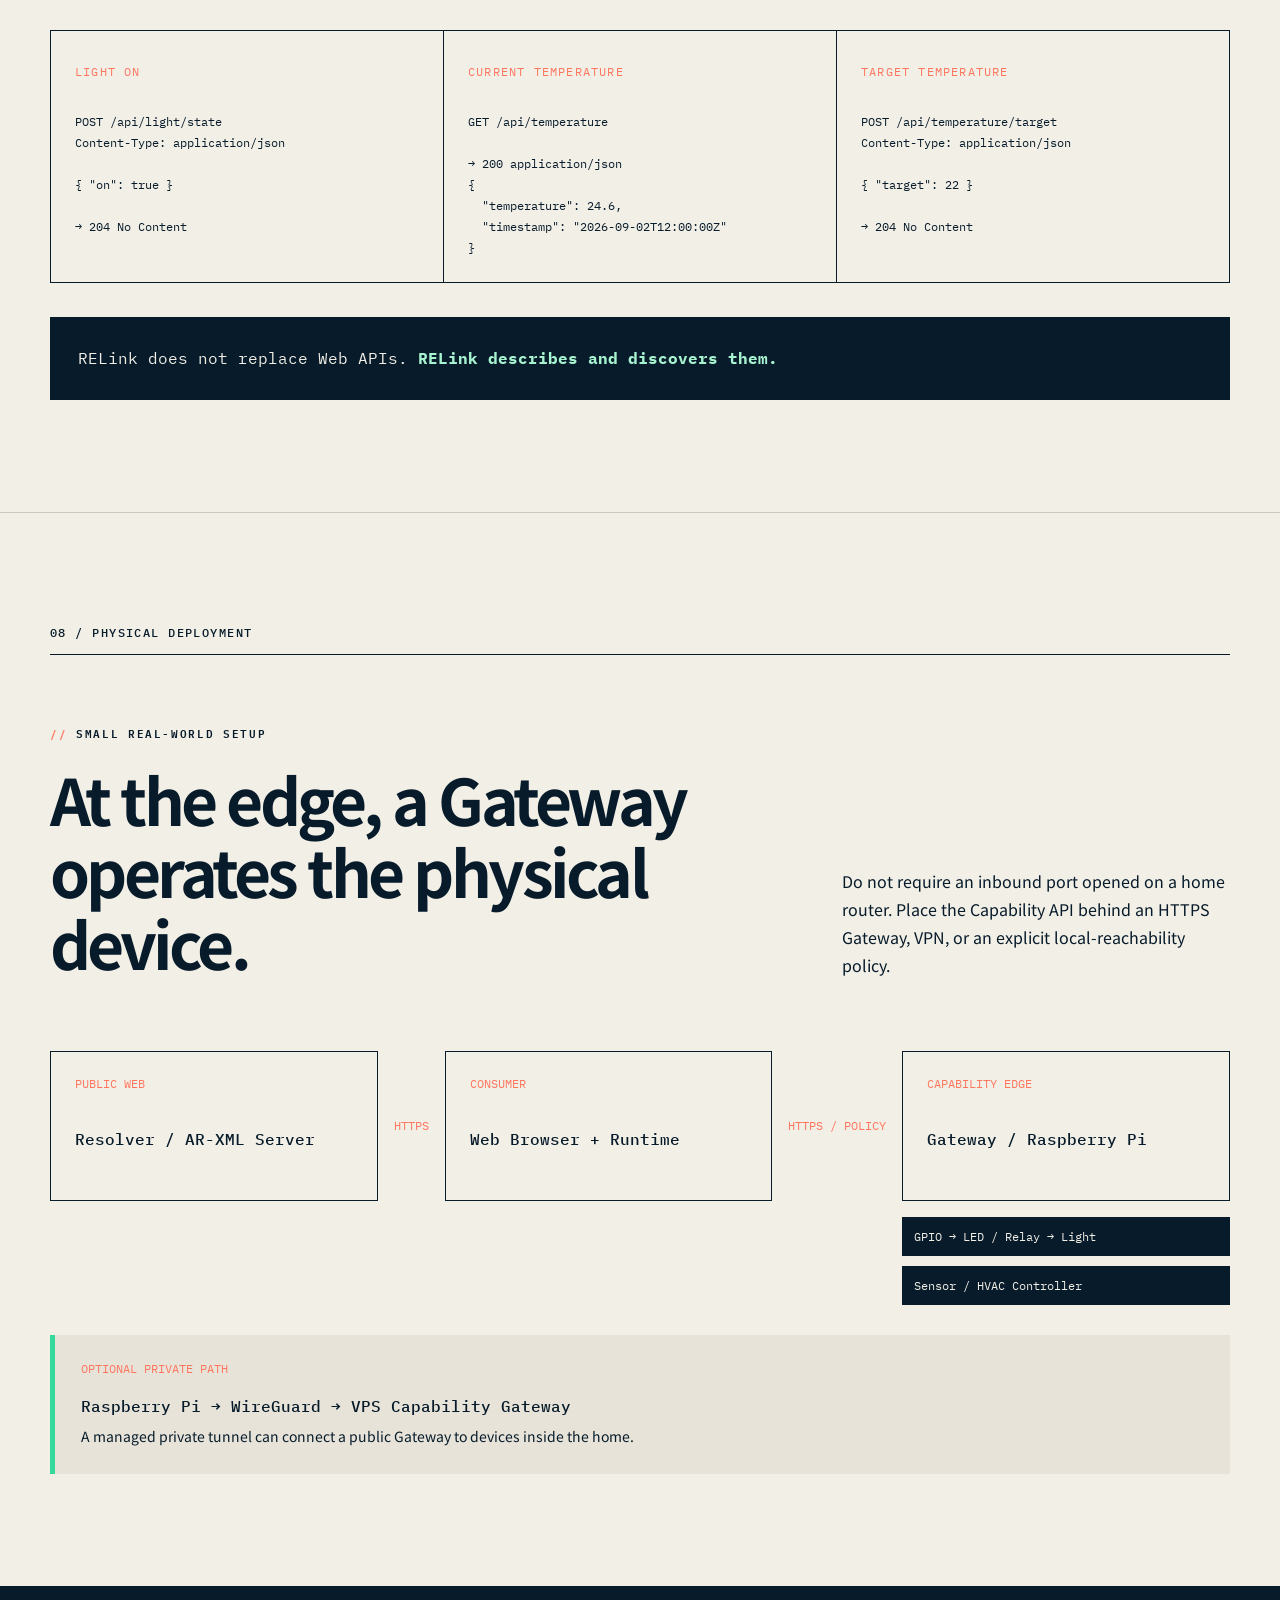
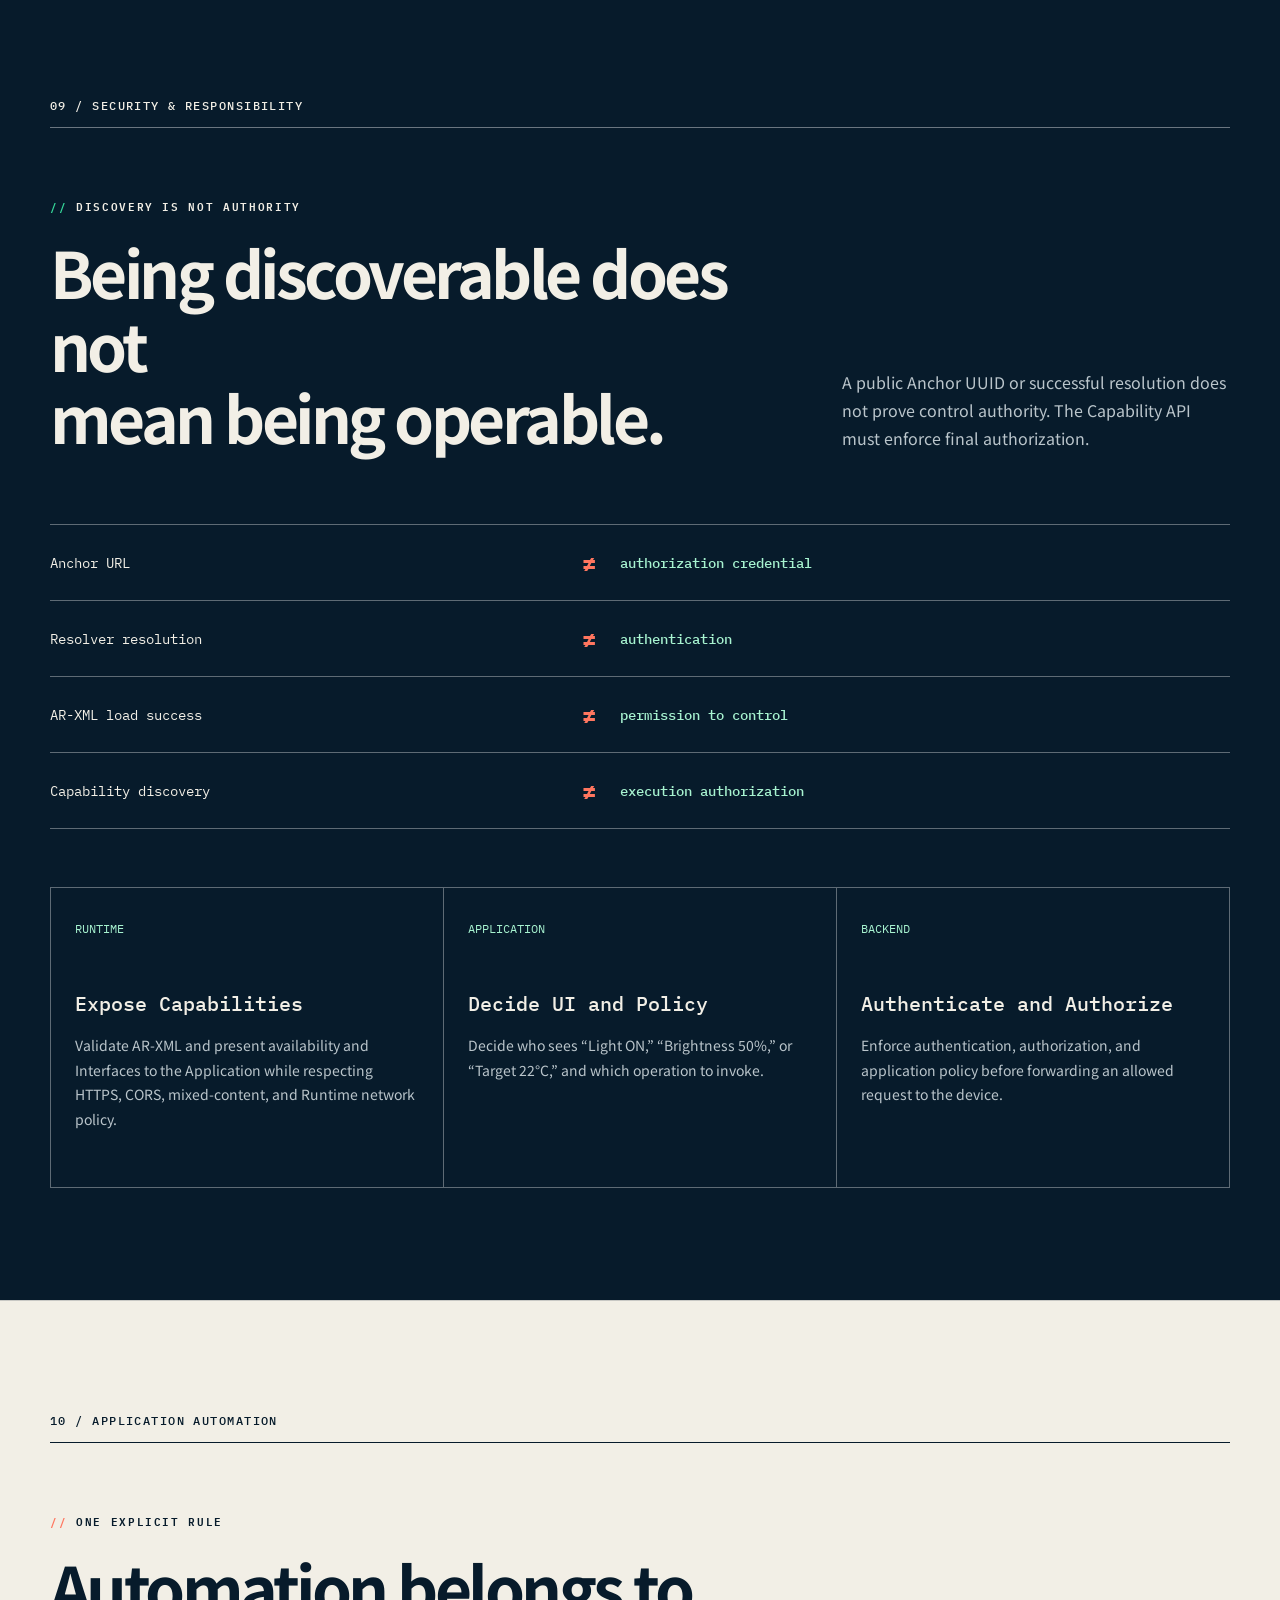
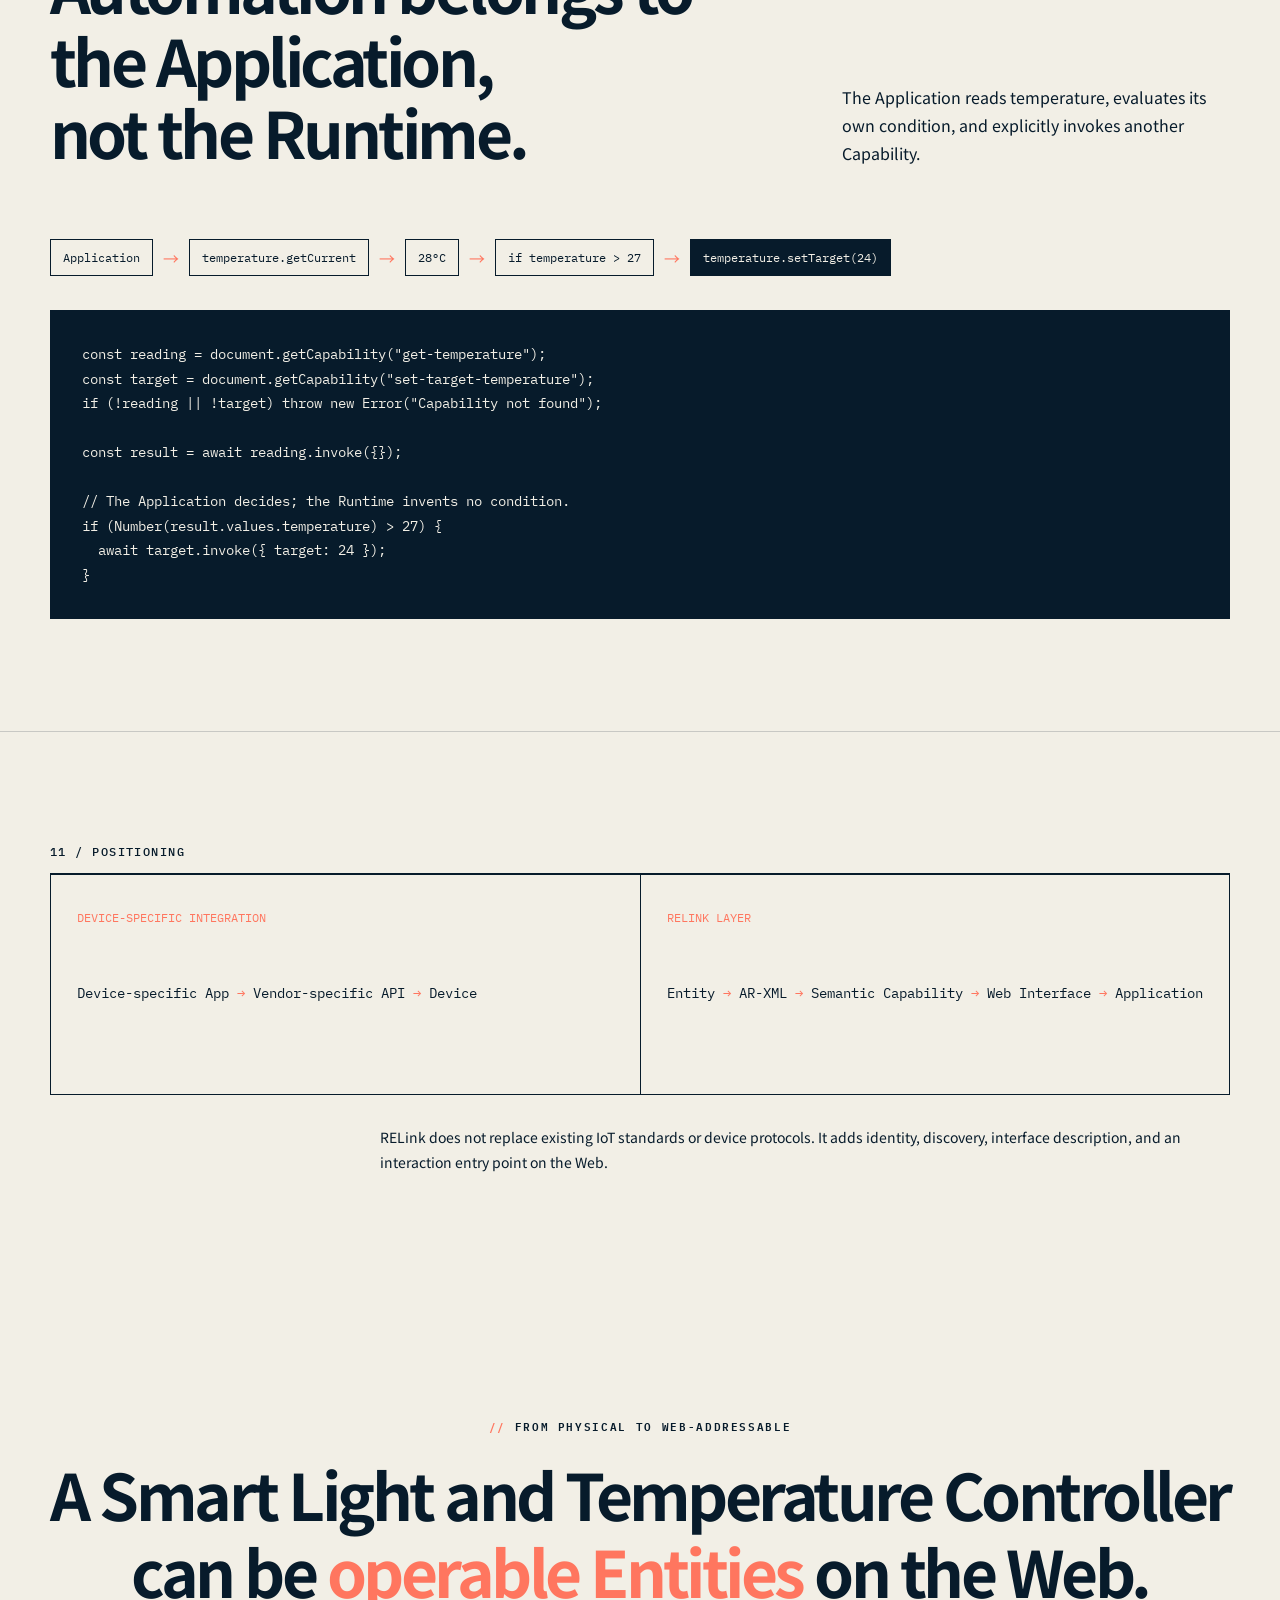
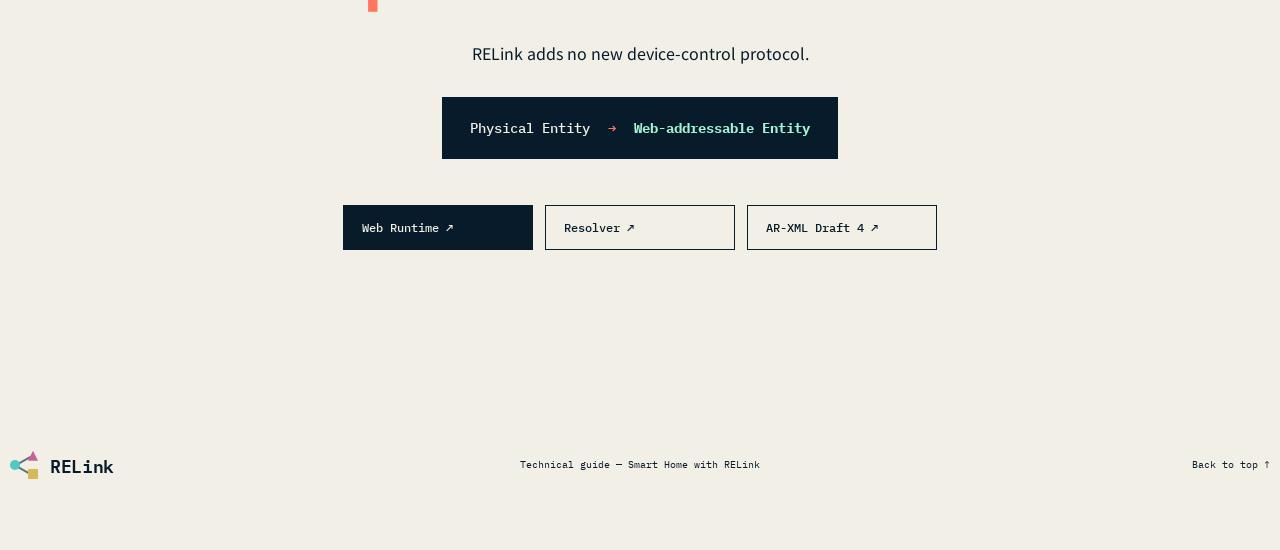
<file: en/smart-home.html>
<!doctype html>
<html lang="en">
  <head>
    <meta charset="UTF-8" />
    <meta name="viewport" content="width=device-width, initial-scale=1.0" />
    <meta name="description" content="A technical guide to building smart-home control with RELink, using light and room temperature to explain Resolver, AR-XML, Web Runtime, and ordinary Web APIs." />
    <meta name="theme-color" content="#071b2b" />
    <link rel="canonical" href="https://ranmaru50.github.io/relink-site/en/smart-home.html" />
    <link rel="alternate" hreflang="ja" href="https://ranmaru50.github.io/relink-site/smart-home.html" />
    <link rel="alternate" hreflang="en" href="https://ranmaru50.github.io/relink-site/en/smart-home.html" />
    <link rel="icon" type="image/svg+xml" href="../favicon.svg" />
    <meta property="og:type" content="article" />
    <meta property="og:site_name" content="RELink" />
    <meta property="og:title" content="Build a Smart Home with RELink" />
    <meta property="og:description" content="Use light and room temperature to understand Resolver, AR-XML, Web Runtime, and Capability APIs." />
    <meta property="og:url" content="https://ranmaru50.github.io/relink-site/en/smart-home.html" />
    <meta name="twitter:card" content="summary" />
    <meta name="twitter:title" content="Build a Smart Home with RELink" />
    <meta name="twitter:description" content="A concrete guide to connecting Physical Entities to the Web." />
    <title>Build a Smart Home with RELink</title>
    <link rel="preconnect" href="https://fonts.googleapis.com" />
    <link rel="preconnect" href="https://fonts.gstatic.com" crossorigin />
    <link href="https://fonts.googleapis.com/css2?family=IBM+Plex+Mono:wght@400;500;600&family=Noto+Sans+JP:wght@400;500;600;700&display=swap" rel="stylesheet" />
    <link rel="stylesheet" href="../styles.css" />
    <link rel="stylesheet" href="../smart-home.css" />
    <script src="../script.js" defer></script>
  </head>
  <body class="guide-page">
    <header class="site-header">
      <a class="brand" href="index.html" aria-label="RELink home"><span class="brand-mark" aria-hidden="true"><i></i><i></i><i></i></span><span>RELink</span></a>
      <button class="menu-button" type="button" aria-expanded="false" aria-controls="site-nav">Menu</button>
      <nav id="site-nav" aria-label="Guide navigation">
        <a href="#architecture">Architecture</a>
        <a href="#description">AR-XML</a>
        <a href="#runtime">Runtime</a>
        <a href="#security">Security</a>
        <a class="language-switch" href="../smart-home.html">日本語 ↗</a>
        <a class="nav-cta" href="index.html">Project site ↗</a>
      </nav>
    </header>

    <main id="top">
      <section class="guide-hero section-shell"><div class="eyebrow"><span>TECHNICAL GUIDE / 01</span><span>DRAFT 4 · L0 / L1 BASELINE</span></div><div class="guide-hero-grid"><div><p class="kicker">BUILD A SMART HOME WITH RELINK</p><h1>Build a smart home<br /><em>with RELink</em></h1><p class="guide-lead">Using light and room temperature as examples, this guide shows how a Physical Entity becomes a Web Capability that a person or Application can explicitly discover and invoke.</p></div><aside class="guide-thesis"><small>DESIGN THESIS</small><strong>Do not rebuild the Web for AR.<br />Bring physical space onto the Web.</strong><div class="maturity-flow" aria-label="From Physical Entity to operable"><span>Physical Entity</span><i>→</i><span>Addressable</span><i>→</i><span>Discoverable</span><i>→</i><span>Interactable</span><i>→</i><b>Operable</b></div></aside></div><div class="guide-status"><span>CURRENT BOUNDARY</span><p>The Web Runtime L0 direct path and Resolver / Manifest URL loading are implemented, with representative browser paths validated. The Resolver-mediated L1 implementation baseline and Native / Container acceptance evidence are recorded; broader external and physical integration remains in progress.</p></div></section>

      <section id="architecture" class="guide-architecture section-shell"><div class="section-index light">01 / SYSTEM ARCHITECTURE</div><div class="guide-section-head"><div><p class="kicker mint">FROM ANCHOR TO DEVICE</p><h2>Connect resolution,<br />description, and execution.</h2></div><p>The Resolver does not operate a device. AR-XML is not UI. The Runtime does not act on its own. An ordinary HTTPS API controls the device at the edge.</p></div><div class="architecture-diagram" aria-label="RELink smart home architecture"><div class="diagram-column source-column"><div class="diagram-node"><small>PHYSICAL ENTRY</small><strong>QR / NFC</strong></div><i>↓</i><div class="diagram-node"><small>PUBLIC IDENTIFIER</small><strong>Anchor URL</strong></div></div><i class="diagram-arrow">→</i><div class="diagram-column"><div class="diagram-node resolver-node"><small>RESOLUTION</small><strong>Resolver</strong><span>UUID → 303</span></div><i>↓</i><div class="diagram-node"><small>DESCRIPTION</small><strong>AR-XML</strong><span>Entity · Capability · Interface</span></div></div><i class="diagram-arrow">→</i><div class="diagram-column"><div class="diagram-node"><small>INTERPRETATION</small><strong>Web Runtime</strong><span>load · validate · expose</span></div><i>↓</i><div class="diagram-node application-node"><small>USER INTENT</small><strong>Web Application</strong><span>UI · policy · explicit invoke</span></div></div><i class="diagram-arrow">→</i><div class="api-branch"><div class="diagram-node"><small>HTTP API</small><strong>Light API</strong><span>→ Light / Relay</span></div><div class="diagram-node"><small>HTTP API</small><strong>Temperature API</strong><span>→ Sensor / HVAC</span></div></div></div><p class="diagram-boundary"><span>IMPORTANT</span> The Resolver returns an AR-XML Description Location. It does not choose a Capability API or device IP, parse AR-XML, or invoke a Capability.</p><div class="separation-grid"><article><span>01</span><strong>Entity ≠ Location</strong><p>Separate a room or light’s canonical identity from its current AR-XML URL.</p></article><article><span>02</span><strong>Capability ≠ Interface</strong><p>Separate the meaning “change the light state” from the POST endpoint.</p></article><article><span>03</span><strong>Description ≠ Execution</strong><p>Retrieving AR-XML does not operate a device.</p></article><article><span>04</span><strong>Resolution ≠ Authentication</strong><p>A successful 303 response does not grant control permission.</p></article></div></section>

      <section id="scenario" class="scenario section-shell"><div class="section-index">02 / SCENARIO</div><div class="guide-section-head ink-head"><div><p class="kicker">ONE ROOM, TWO ENTITIES</p><h2>Turn on the light, read the room,<br />set a target temperature.</h2></div><p>The Web Application presents discovered Capabilities and calls `invoke` only after a person or application requests the operation.</p></div><div class="room-model"><article><small>ENTITY / A</small><h3>Smart Light</h3><ul><li><code>light.getState</code><small>local id: get-light-state</small></li><li><code>light.setState</code><small>local id: set-light</small></li><li><code>light.setBrightness</code><small>local id: set-brightness</small></li></ul></article><article><small>ENTITY / B</small><h3>Temperature Controller</h3><ul><li><code>temperature.getCurrent</code><small>local id: get-temperature</small></li><li><code>temperature.setTarget</code><small>local id: set-target-temperature</small></li></ul></article></div><ol class="scenario-steps"><li><span>01</span><p>Read an Anchor URL from the room’s QR code or NFC tag.</p></li><li><span>02</span><p>The Resolver returns the current AR-XML Description Location with a 303 response.</p></li><li><span>03</span><p>The Web Runtime loads, parses, and validates AR-XML, then exposes Capabilities to the Application.</p></li><li><span>04</span><p>The Web Application displays light and temperature operations.</p></li><li><span>05</span><p>The user selects “Light ON.”</p></li><li><span>06</span><p>The Application explicitly invokes `light.setState`.</p></li><li><span>07</span><p>The Runtime calls the declared HTTP Interface; the API authorizes and controls the light.</p></li><li><span>08</span><p>Reading and setting temperature follow the same responsibility boundaries.</p></li></ol></section>

      <section id="resolver" class="resolver-guide section-shell"><div class="section-index">03 / RESOLVER</div><div class="guide-section-head ink-head"><div><p class="kicker">IDENTITY → LOCATION</p><h2>The Resolver guides a client<br />to the current Description.</h2></div><p>Resolver Core 0.1 L1 is public, GET-only, read-only, and HTTPS-based. A Manifest is not required for ordinary L1 resolution.</p></div><div class="resolver-example"><div><small>ANCHOR / RESOLVER URL</small><code>https://resolver.example/relink/<wbr />550e8400-e29b-41d4-a716-446655440000</code></div><i>303 See Other</i><div><small>LOCATION</small><code>https://home.example/arxml/<wbr />living-room.xml</code></div></div><div class="resolver-boundaries"><div><small>RESOLVER DOES</small><strong>UUID lookup</strong><strong>Lifecycle mapping</strong><strong>HTTPS Location response</strong></div><div><small>RESOLVER DOES NOT</small><strong>Turn the light on / off</strong><strong>Read temperature or choose an API</strong><strong>Parse AR-XML / invoke a Capability</strong></div></div></section>

      <section id="description" class="description-guide section-shell"><div class="section-index light">04 / ENTITY DESCRIPTION</div><div class="guide-section-head"><div><p class="kicker mint">AR-XML CORE DRAFT 4</p><h2>Describe semantic Capabilities<br />and HTTP Interfaces.</h2></div><p>AR-XML is an Entity Interface Description Language. It does not describe buttons, automation conditions, or device implementation code.</p></div><div class="code-explainer"><div class="guide-code-caption"><span>LIGHT / SET STATE</span><b>POST JSON · NO OUTPUT</b></div><pre class="guide-code"><code>&lt;ar-entity
  xmlns="https://relink.dev/ns/arxml/core/0.1"
  version="0.1"&gt;
  &lt;category&gt;home.room&lt;/category&gt;
  &lt;capabilities&gt;
    &lt;capability
      id="set-light"
      type="https://example.org/capabilities/light/set-state/1"&gt;
      &lt;inputs&gt;
        &lt;input name="on" type="boolean" required="true" /&gt;
      &lt;/inputs&gt;
      &lt;result&gt;
        &lt;representations&gt;
          &lt;representation media-type="application/json" /&gt;
        &lt;/representations&gt;
      &lt;/result&gt;
      &lt;interfaces&gt;
        &lt;interface type="http" method="POST"
          endpoint="../api/light/state" encoding="json" /&gt;
      &lt;/interfaces&gt;
    &lt;/capability&gt;
  &lt;/capabilities&gt;
&lt;/ar-entity&gt;</code></pre></div><div class="code-explainer second-code"><div class="guide-code-caption"><span>TEMPERATURE / GET CURRENT</span><b>GET · MULTI-OUTPUT JSON</b></div><pre class="guide-code"><code>&lt;capability
  id="get-temperature"
  type="https://example.org/capabilities/temperature/get-current/1"&gt;
  &lt;result&gt;
    &lt;outputs&gt;
      &lt;output name="temperature" type="number" unit="Cel" /&gt;
      &lt;output name="timestamp" type="string" format="date-time" /&gt;
    &lt;/outputs&gt;
    &lt;representations&gt;
      &lt;representation media-type="application/json" /&gt;
    &lt;/representations&gt;
  &lt;/result&gt;
  &lt;interfaces&gt;
    &lt;interface type="http" method="GET"
      endpoint="../api/temperature" /&gt;
  &lt;/interfaces&gt;
&lt;/capability&gt;</code></pre></div><div class="capability-interface"><article><small>CAPABILITY / WHAT</small><strong>Turn the light ON / OFF</strong><code>https://example.org/capabilities/light/set-state/1</code></article><i>≠</i><article><small>INTERFACE / HOW</small><strong>Call an HTTP POST</strong><code>https://home.example/api/light/state</code></article></div><p class="dark-note">Capability semantics are independent of an Interface. A future binding can preserve the same semantic contract: “change the light state.”</p></section>

      <section class="relative-url section-shell"><div class="section-index">05 / RELATIVE INTERFACE URL</div><div class="guide-section-head ink-head"><div><p class="kicker">STANDARD URL RESOLUTION</p><h2>Use the final AR-XML URL,<br />not the Web App URL.</h2></div><p>A relative Interface endpoint is resolved against the final AR-XML Document URL after redirects, using standard URL resolution.</p></div><div class="url-equation"><div><small>FINAL AR-XML DOCUMENT URL</small><code>https://home.example/arxml/living-room.xml</code></div><b>+</b><div><small>RELATIVE INTERFACE</small><code>../api/light/state</code></div><b>=</b><div class="url-result"><small>RESOLVED INTERFACE URL</small><code>https://home.example/api/light/state</code></div></div><p class="url-warning">Do not use the host Web Application, original Anchor, or Resolver URL as the base. The Web Runtime resolves endpoints from the final Description URL for both L0 and L1 loading. Broader external L1 integration remains under validation.</p></section>

      <section id="runtime" class="runtime-guide section-shell"><div class="section-index light">06 / WEB RUNTIME</div><div class="guide-section-head"><div><p class="kicker mint">IMPLEMENTATION UNDER CONTROL</p><h2>The Runtime exposes.<br />The Application decides.</h2></div><p>This example follows the current public API. `load` reads AR-XML but never auto-executes a Capability.</p></div><div class="runtime-pipeline" aria-label="Web Runtime processing stages"><span>load AR-XML</span><i>→</i><span>parse</span><i>→</i><span>validate</span><i>→</i><span>evaluate</span><i>→</i><strong>expose Capability</strong></div><div class="code-explainer runtime-code-block"><div class="guide-code-caption"><span>CURRENT PUBLIC API / L0</span><b>EXPLICIT INVOCATION</b></div><pre class="guide-code"><code>const runtime = new ARRuntime();

// The baseline accepts the final Description URL directly.
const document = await runtime.load(
  "https://home.example/arxml/living-room.xml"
);

const light = document.getCapability("set-light");
if (!light) throw new Error("Capability not found");

// Invoke only after a Human / Application decision.
await light.invoke({ on: true });</code></pre></div><div class="intent-chain"><span>Human</span><i>↓</i><span>Web Application</span><i>↓</i><span>Web Runtime</span><i>↓</i><span>Capability</span><i>↓</i><span>HTTP Interface</span><i>↓</i><strong>Device / Gateway</strong></div></section>

      <section id="api" class="api-guide section-shell"><div class="section-index">07 / CAPABILITY API</div><div class="guide-section-head ink-head"><div><p class="kicker">ORDINARY WEB APIs</p><h2>Use ordinary HTTPS APIs<br />to control the device.</h2></div><p>Capability APIs are not a RELink-specific protocol. RELink does not replace Web APIs; it adds meaning and discoverability.</p></div><div class="api-examples"><article><small>LIGHT ON</small><pre><code>POST /api/light/state
Content-Type: application/json

{ "on": true }

→ 204 No Content</code></pre></article><article><small>CURRENT TEMPERATURE</small><pre><code>GET /api/temperature

→ 200 application/json
{
  "temperature": 24.6,
  "timestamp": "2026-09-02T12:00:00Z"
}</code></pre></article><article><small>TARGET TEMPERATURE</small><pre><code>POST /api/temperature/target
Content-Type: application/json

{ "target": 22 }

→ 204 No Content</code></pre></article></div><blockquote>RELink does not replace Web APIs. <strong>RELink describes and discovers them.</strong></blockquote></section>

      <section id="deployment" class="deployment-guide section-shell"><div class="section-index">08 / PHYSICAL DEPLOYMENT</div><div class="guide-section-head ink-head"><div><p class="kicker">SMALL REAL-WORLD SETUP</p><h2>At the edge, a Gateway<br />operates the physical device.</h2></div><p>Do not require an inbound port opened on a home router. Place the Capability API behind an HTTPS Gateway, VPN, or an explicit local-reachability policy.</p></div><div class="deployment-diagram"><div><small>PUBLIC WEB</small><strong>Resolver / AR-XML Server</strong></div><i>HTTPS</i><div><small>CONSUMER</small><strong>Web Browser + Runtime</strong></div><i>HTTPS / POLICY</i><div><small>CAPABILITY EDGE</small><strong>Gateway / Raspberry Pi</strong></div><div class="device-split"><span>GPIO → LED / Relay → Light</span><span>Sensor / HVAC Controller</span></div></div><div class="deployment-option"><small>OPTIONAL PRIVATE PATH</small><strong>Raspberry Pi → WireGuard → VPS Capability Gateway</strong><p>A managed private tunnel can connect a public Gateway to devices inside the home.</p></div></section>

      <section id="security" class="guide-security section-shell"><div class="section-index light">09 / SECURITY &amp; RESPONSIBILITY</div><div class="guide-section-head"><div><p class="kicker mint">DISCOVERY IS NOT AUTHORITY</p><h2>Being discoverable does not<br />mean being operable.</h2></div><p>A public Anchor UUID or successful resolution does not prove control authority. The Capability API must enforce final authorization.</p></div><div class="security-equations"><div><span>Anchor URL</span><b>≠</b><strong>authorization credential</strong></div><div><span>Resolver resolution</span><b>≠</b><strong>authentication</strong></div><div><span>AR-XML load success</span><b>≠</b><strong>permission to control</strong></div><div><span>Capability discovery</span><b>≠</b><strong>execution authorization</strong></div></div><div class="responsibility-cards"><article><small>RUNTIME</small><h3>Expose Capabilities</h3><p>Validate AR-XML and present availability and Interfaces to the Application while respecting HTTPS, CORS, mixed-content, and Runtime network policy.</p></article><article><small>APPLICATION</small><h3>Decide UI and Policy</h3><p>Decide who sees “Light ON,” “Brightness 50%,” or “Target 22°C,” and which operation to invoke.</p></article><article><small>BACKEND</small><h3>Authenticate and Authorize</h3><p>Enforce authentication, authorization, and application policy before forwarding an allowed request to the device.</p></article></div></section>

      <section id="automation" class="automation-guide section-shell"><div class="section-index">10 / APPLICATION AUTOMATION</div><div class="guide-section-head ink-head"><div><p class="kicker">ONE EXPLICIT RULE</p><h2>Automation belongs to the Application,<br />not the Runtime.</h2></div><p>The Application reads temperature, evaluates its own condition, and explicitly invokes another Capability.</p></div><div class="automation-flow"><span>Application</span><i>→</i><span>temperature.getCurrent</span><i>→</i><span>28°C</span><i>→</i><span>if temperature &gt; 27</span><i>→</i><strong>temperature.setTarget(24)</strong></div><pre class="automation-code"><code>const reading = document.getCapability("get-temperature");
const target = document.getCapability("set-target-temperature");
if (!reading || !target) throw new Error("Capability not found");

const result = await reading.invoke({});

// The Application decides; the Runtime invents no condition.
if (Number(result.values.temperature) &gt; 27) {
  await target.invoke({ target: 24 });
}</code></pre></section>

      <section class="comparison-guide section-shell"><div class="section-index">11 / POSITIONING</div><div class="comparison-grid"><article><small>DEVICE-SPECIFIC INTEGRATION</small><div>Device-specific App <i>→</i> Vendor-specific API <i>→</i> Device</div></article><article><small>RELINK LAYER</small><div>Entity <i>→</i> AR-XML <i>→</i> Semantic Capability <i>→</i> Web Interface <i>→</i> Application</div></article></div><p>RELink does not replace existing IoT standards or device protocols. It adds identity, discovery, interface description, and an interaction entry point on the Web.</p></section>

      <section class="guide-summary section-shell"><p class="kicker">FROM PHYSICAL TO WEB-ADDRESSABLE</p><h2>A Smart Light and Temperature Controller<br />can be <em>operable Entities</em> on the Web.</h2><p>RELink adds no new device-control protocol.</p><div class="summary-link"><span>Physical Entity</span><i>→</i><strong>Web-addressable Entity</strong></div><div class="summary-actions"><a class="button primary" href="https://github.com/ranmaru50/relink-web-runtime" rel="noreferrer">Web Runtime ↗</a><a class="button secondary" href="https://github.com/ranmaru50/relink-resolver" rel="noreferrer">Resolver ↗</a><a class="button secondary" href="https://github.com/ranmaru50/relink-web-runtime/blob/main/docs/specs/arxml-core-0.1-draft4.md" rel="noreferrer">AR-XML Draft 4 ↗</a></div></section>
    </main>

    <footer class="site-footer"><a class="brand" href="index.html"><span class="brand-mark" aria-hidden="true"><i></i><i></i><i></i></span><span>RELink</span></a><p>Technical guide — Smart Home with RELink</p><a href="#top">Back to top ↑</a></footer>
  </body>
</html>
</file>
<file: styles.css>
:root {
  --ink: #071b2b;
  --ink-2: #102e42;
  --paper: #f2efe6;
  --paper-2: #e7e3d8;
  --mint: #a7f3d0;
  --mint-strong: #36d99b;
  --coral: #ff765f;
  --line: rgba(7, 27, 43, 0.18);
  --mono: "IBM Plex Mono", monospace;
  --sans: "Noto Sans JP", sans-serif;
}

* { box-sizing: border-box; }
html { scroll-behavior: smooth; }
body { margin: 0; color: var(--ink); background: var(--paper); font-family: var(--sans); line-height: 1.75; }
a { color: inherit; text-decoration: none; }
button { font: inherit; }
em { color: var(--coral); font-style: normal; }

.site-header { position: sticky; top: 0; z-index: 20; min-height: 72px; padding: 0 max(24px, calc((100vw - 1260px) / 2)); display: flex; align-items: center; justify-content: space-between; background: rgba(242, 239, 230, .92); border-bottom: 1px solid var(--line); backdrop-filter: blur(14px); }
.brand { display: inline-flex; align-items: center; gap: 12px; font: 600 18px var(--mono); letter-spacing: -.02em; }
.brand-mark { position: relative; width: 28px; height: 28px; display: inline-block; --mark-cyan: #54c7c4; --mark-magenta: #c86491; --mark-yellow: #d7b958; --mark-line: #5e7481; }
.brand-mark i { position: absolute; z-index: 1; display: block; width: 10px; height: 10px; }
.brand-mark i:nth-child(1) { left: 0; top: 9px; border-radius: 50%; background: var(--mark-cyan); }
.brand-mark i:nth-child(2) { right: 0; top: 0; background: var(--mark-magenta); clip-path: polygon(50% 0, 100% 100%, 0 100%); }
.brand-mark i:nth-child(3) { right: 0; bottom: 0; border-radius: 1px; background: var(--mark-yellow); }
.brand-mark::before, .brand-mark::after { content: ""; position: absolute; z-index: 0; width: 17px; height: 2px; left: 6px; top: 13px; border-radius: 2px; background: var(--mark-line); transform-origin: left center; transform: rotate(-29deg); }
.brand-mark::after { top: 14px; transform: rotate(29deg); }
nav { display: flex; align-items: center; gap: 32px; font: 500 12px var(--mono); text-transform: uppercase; letter-spacing: .06em; }
nav a:hover { color: var(--coral); }
.guide-nav-link { position: relative; color: var(--coral); font-weight: 600; }
.guide-nav-link::before { content: ""; position: absolute; right: 0; bottom: -7px; left: 0; height: 2px; background: var(--coral); }
.language-switch { color: #62727d; }
.language-switch:hover { color: var(--coral); }
.nav-cta { padding: 9px 15px; color: var(--paper); background: var(--ink); }
.nav-cta:hover { color: var(--mint) !important; }
.menu-button { display: none; color: var(--ink); background: transparent; border: 1px solid var(--ink); font: 500 12px var(--mono); text-transform: uppercase; }

.section-shell { max-width: 1360px; margin: 0 auto; padding: 112px 50px; }
.hero { padding-top: 60px; padding-bottom: 50px; }
.eyebrow, .section-index { display: flex; justify-content: space-between; padding-bottom: 14px; border-bottom: 1px solid var(--ink); font: 500 10px var(--mono); letter-spacing: .12em; }
.hero-grid { min-height: 650px; display: grid; grid-template-columns: 1.08fr .92fr; align-items: center; gap: 70px; }
.kicker { margin: 0 0 20px; font: 600 11px var(--mono); letter-spacing: .15em; }
.kicker::before { content: "// "; color: var(--coral); }
.hero h1, .manifesto h2, .architecture h2, .journey h2, .roadmap h2, .open-panel h2 { margin: 0; font-size: clamp(45px, 6vw, 86px); line-height: 1.12; letter-spacing: -.055em; }
.lead { max-width: 680px; margin: 34px 0 12px; font-size: 17px; line-height: 2; }
.lead-detail { max-width: 670px; margin: 0 0 34px; padding-left: 15px; border-left: 2px solid var(--coral); color: #536672; font-size: 12px; }
.hero-actions { display: flex; flex-wrap: wrap; gap: 12px; }
.button { min-width: 190px; padding: 14px 18px; display: inline-flex; justify-content: space-between; align-items: center; border: 1px solid var(--ink); font: 500 12px var(--mono); }
.button.primary { color: var(--paper); background: var(--ink); }
.button.primary:hover { color: var(--mint); }
.button.secondary:hover { background: var(--paper-2); }
.button.guide-button { color: var(--ink); border-color: var(--coral); background: var(--coral); }
.button.guide-button:hover { color: var(--paper); background: var(--ink); }

.system-map { position: relative; height: 520px; background: var(--ink); color: var(--paper); overflow: hidden; }
.system-map::before { content: ""; position: absolute; inset: 0; opacity: .13; background-image: linear-gradient(rgba(255,255,255,.5) 1px, transparent 1px), linear-gradient(90deg, rgba(255,255,255,.5) 1px, transparent 1px); background-size: 32px 32px; }
.map-label { position: absolute; top: 22px; left: 24px; font: 10px var(--mono); color: var(--mint); letter-spacing: .1em; }
.map-track { position: absolute; left: 49%; top: 100px; width: 2px; height: 318px; background: rgba(167,243,208,.2); }
.map-track span { position: absolute; top: 0; left: -3px; width: 8px; height: 45px; background: var(--mint); animation: pulse 3s ease-in-out infinite; }
.map-node { position: absolute; width: 210px; padding: 14px 15px; border: 1px solid rgba(255,255,255,.28); background: rgba(7,27,43,.92); }
.map-node::after { content: ""; position: absolute; top: 50%; width: 30px; height: 1px; background: var(--mint); }
.map-node small { display: block; margin-bottom: 4px; color: var(--mint); font: 9px var(--mono); letter-spacing: .12em; }
.map-node strong { display: block; font: 500 20px var(--mono); }
.map-node > span:not(.node-status) { color: #aebbc3; font: 10px var(--mono); }
.node-status { display: inline-block; margin-top: 7px; padding: 2px 5px; color: var(--ink); border: 0; font: 500 8px var(--mono); letter-spacing: .08em; }
.node-status.planned { background: var(--coral); }
.node-status.experimental { background: var(--mint); }
.node-status.development { color: var(--ink); background: #ffd166; }
.node-source { top: 82px; left: 28px; }
.node-resolver { top: 190px; right: 28px; }
.node-runtime { top: 298px; left: 28px; }
.node-capability { top: 406px; right: 28px; }
.node-source::after, .node-runtime::after { right: -31px; }
.node-resolver::after, .node-capability::after { left: -31px; }
@keyframes pulse { 0%,100% { transform: translateY(0); opacity: .6; } 50% { transform: translateY(270px); opacity: 1; } }
.hero-footnote { display: flex; gap: 14px; align-items: center; padding-top: 20px; border-top: 1px solid var(--line); font: 10px var(--mono); text-transform: uppercase; letter-spacing: .07em; }
.hero-footnote span { color: var(--coral); }

.guide-entry { padding-top: 24px; padding-bottom: 112px; }
.guide-entry-card { display: block; border: 1px solid var(--ink); background: var(--paper-2); transition: transform .2s, box-shadow .2s; }
.guide-entry-card:hover { transform: translateY(-4px); box-shadow: 10px 10px 0 var(--ink); }
.guide-entry-card:focus-visible { outline: 3px solid var(--coral); outline-offset: 4px; }
.guide-entry-meta { min-height: 50px; padding: 0 24px; display: flex; justify-content: space-between; align-items: center; color: var(--paper); background: var(--ink); font: 500 10px var(--mono); letter-spacing: .1em; }
.guide-entry-meta span { color: var(--mint); }
.guide-entry-meta b { color: var(--coral); font-weight: 500; }
.guide-entry-body { min-height: 360px; padding: 48px; display: grid; grid-template-columns: 1fr .75fr; gap: 70px; align-items: center; }
.guide-entry-body h2 { margin: 0; font-size: clamp(36px, 4.5vw, 62px); line-height: 1.16; letter-spacing: -.055em; }
.guide-entry-body p:not(.kicker) { max-width: 680px; margin: 24px 0 0; font-size: 14px; }
.guide-entry-flow { padding: 32px; display: flex; flex-wrap: wrap; gap: 10px; align-items: center; color: var(--paper); background: var(--ink); font: 500 10px var(--mono); }
.guide-entry-flow span, .guide-entry-flow strong { padding: 9px 11px; border: 1px solid rgba(255,255,255,.35); }
.guide-entry-flow strong { color: var(--ink); background: var(--mint); border-color: var(--mint); }
.guide-entry-flow i { color: var(--coral); font-style: normal; }
.guide-entry-cta { min-height: 68px; padding: 0 24px; display: flex; justify-content: space-between; gap: 30px; align-items: center; border-top: 1px solid var(--ink); font: 500 11px var(--mono); }
.guide-entry-cta span { color: #60727d; }
.guide-entry-cta strong { color: var(--coral); font-weight: 600; }

.manifesto, .validation, .security-scope { border-top: 1px solid var(--line); }
.manifesto-grid { display: grid; grid-template-columns: 1fr .75fr; gap: 100px; margin: 70px 0 90px; }
.manifesto h2 { font-size: clamp(38px, 5vw, 68px); }
.manifesto-copy { max-width: 560px; font-size: 16px; }
.manifesto-copy p:first-child { margin-top: 0; }
.principle-grid { display: grid; grid-template-columns: repeat(3, 1fr); border-top: 1px solid var(--ink); border-bottom: 1px solid var(--ink); }
.principle-grid article { min-height: 240px; padding: 24px 28px; border-right: 1px solid var(--ink); }
.principle-grid article:last-child { border-right: 0; }
.principle-grid span { color: var(--coral); font: 11px var(--mono); }
.principle-grid h3 { margin: 42px 0 10px; font: 600 20px var(--mono); }
.principle-grid p { margin: 0; font-size: 13px; }

.architecture, .roadmap { max-width: none; color: var(--paper); background: var(--ink); }
.architecture > *, .roadmap > * { max-width: 1260px; margin-left: auto; margin-right: auto; }
.section-index.light { border-color: rgba(255,255,255,.4); }
.architecture-head, .roadmap-head { display: grid; grid-template-columns: 1fr .55fr; gap: 100px; align-items: end; margin-top: 65px; }
.architecture-head h2, .roadmap-head h2 { font-size: clamp(40px, 5vw, 70px); }
.architecture-head > p, .roadmap-head > p { margin: 0; color: #bac5cb; font-size: 14px; }
.kicker.mint::before { color: var(--mint-strong); }
.architecture-stack { margin-top: 80px; border-top: 1px solid rgba(255,255,255,.35); }
.layer { min-height: 150px; display: grid; grid-template-columns: 55px .7fr 1.25fr .65fr auto; gap: 24px; align-items: center; border-bottom: 1px solid rgba(255,255,255,.35); transition: background .2s, padding .2s; }
.layer:hover { padding-left: 16px; background: rgba(255,255,255,.04); }
.layer-no { color: var(--mint); font: 12px var(--mono); }
.layer small { color: #9aabb5; font: 9px var(--mono); letter-spacing: .12em; }
.layer h3 { margin: 3px 0 0; font: 500 26px var(--mono); }
.layer p { color: #bac5cb; font-size: 13px; }
.layer b { justify-self: end; color: var(--mint); font: 500 10px var(--mono); }
.architecture-legend { margin-top: 55px; display: flex; flex-wrap: wrap; justify-content: flex-end; gap: 22px; color: #aebbc3; font: 9px var(--mono); }
.architecture-legend span { display: inline-flex; align-items: center; gap: 7px; }
.legend-dot { width: 7px; height: 7px; display: inline-block; border-radius: 50%; }
.legend-dot.implemented { background: var(--mint); }
.legend-dot.development { background: #ffd166; }
.legend-dot.planned { background: var(--coral); }
.legend-dot.future { border: 1px solid #9aabb5; }
.phase-badge { display: inline-block; justify-self: end; padding: 5px 8px; white-space: nowrap; border: 1px solid; font: 600 9px var(--mono); letter-spacing: .08em; }
.phase-badge.implemented { color: var(--ink); border-color: var(--mint); background: var(--mint); }
.phase-badge.development { color: var(--ink); border-color: #ffd166; background: #ffd166; }
.phase-badge.experimental { color: var(--coral); border-color: var(--coral); }
.phase-badge.planned { color: var(--coral); border-color: var(--coral); }
.phase-badge.future { color: #9aabb5; border-color: #657985; }
.role-separation { margin-top: 50px; display: grid; grid-template-columns: 1fr 1fr; border-top: 1px solid rgba(255,255,255,.35); border-left: 1px solid rgba(255,255,255,.35); }
.role-separation article { min-height: 220px; padding: 26px; border-right: 1px solid rgba(255,255,255,.35); border-bottom: 1px solid rgba(255,255,255,.35); }
.role-separation small { color: var(--mint); font: 9px var(--mono); letter-spacing: .12em; }
.role-separation strong { display: block; margin: 42px 0 12px; font: 500 20px var(--mono); }
.role-separation p { margin: 0; color: #bac5cb; font-size: 12px; }
.identity-note { margin: 18px 0 0; display: flex; gap: 16px; align-items: center; color: #bac5cb; font: 9px var(--mono); }
.identity-note span { color: var(--coral); letter-spacing: .1em; }
.identity-note b { color: var(--coral); font-size: 16px; }

.validation-head { display: grid; grid-template-columns: 1fr .58fr; gap: 100px; align-items: end; margin: 70px 0 70px; }
.validation-head h2 { margin: 0; font-size: clamp(40px, 5vw, 68px); line-height: 1.12; letter-spacing: -.055em; }
.validation-head > p { margin: 0; font-size: 14px; }
.validation-flow { margin: 0; padding: 0; display: grid; grid-template-columns: repeat(4, 1fr); border-top: 1px solid var(--ink); border-left: 1px solid var(--ink); list-style: none; }
.validation-flow li { min-height: 128px; padding: 20px; display: flex; flex-direction: column; justify-content: space-between; border-right: 1px solid var(--ink); border-bottom: 1px solid var(--ink); }
.validation-flow span { color: var(--coral); font: 9px var(--mono); }
.validation-flow strong { font: 500 12px/1.5 var(--mono); }
.validation-roles { margin-top: 54px; display: grid; grid-template-columns: repeat(3, 1fr); border-top: 1px solid var(--ink); border-left: 1px solid var(--ink); }
.validation-roles article { min-height: 280px; padding: 24px; border-right: 1px solid var(--ink); border-bottom: 1px solid var(--ink); }
.validation-roles small { color: #62727d; font: 9px var(--mono); letter-spacing: .1em; }
.validation-roles h3 { margin: 42px 0 16px; font: 500 21px var(--mono); }
.validation-roles p { margin: 0; font-size: 12px; }
.validation-boundary { margin: 22px 0 0; padding: 14px 18px; display: flex; flex-wrap: wrap; gap: 14px; align-items: center; color: var(--paper); background: var(--ink); font: 10px var(--mono); }
.validation-boundary span { color: var(--mint); letter-spacing: .1em; }
.validation-boundary b { color: var(--coral); font-size: 18px; }
.l1-baseline { margin-top: 16px; display: grid; grid-template-columns: repeat(3, 1fr); border-top: 1px solid var(--ink); border-left: 1px solid var(--ink); }
.l1-baseline article { min-height: 150px; padding: 20px; display: flex; flex-direction: column; align-items: flex-start; gap: 10px; border-right: 1px solid var(--ink); border-bottom: 1px solid var(--ink); }
.l1-baseline small { color: var(--coral); font: 600 10px var(--mono); letter-spacing: .12em; }
.l1-baseline strong { font: 500 16px/1.35 var(--mono); }
.l1-baseline p { margin: auto 0 0; color: #63747f; font: 10px/1.6 var(--mono); }
.l1-baseline .phase-badge { justify-self: auto; }

.security-grid { margin-top: 70px; display: grid; grid-template-columns: 1fr 1fr; border-top: 1px solid var(--ink); border-left: 1px solid var(--ink); }
.security-grid article { min-height: 390px; padding: 30px; border-right: 1px solid var(--ink); border-bottom: 1px solid var(--ink); }
.security-grid article > small { display: block; margin-top: 52px; color: #62727d; font: 9px var(--mono); letter-spacing: .12em; }
.security-grid h2 { margin: 10px 0 24px; font-size: clamp(32px, 4vw, 54px); line-height: 1.12; letter-spacing: -.045em; }
.security-grid p { max-width: 530px; font-size: 13px; }
.security-next { background: var(--paper-2); }
.security-flow { margin-top: 28px; padding-top: 18px; border-top: 1px solid var(--line); color: var(--coral); font: 10px/2 var(--mono); }
.security-note { margin: 18px 0 0; color: #63747f; font: 9px var(--mono); }

.journey-head { display: grid; grid-template-columns: 1fr .6fr; gap: 100px; align-items: end; margin: 70px 0 70px; }
.journey h2 { font-size: clamp(40px, 5vw, 68px); }
.journey-head p { margin: 0; font-size: 14px; }
.journey-modes { border-top: 1px solid var(--ink); }
.journey-mode { padding: 30px 30px 32px; border-right: 1px solid var(--ink); border-bottom: 1px solid var(--ink); border-left: 5px solid; }
.journey-mode.current { border-left-color: #54c7c4; background: rgba(84,199,196,.06); }
.journey-mode.target { border-left-color: var(--coral); background: var(--paper-2); }
.journey-mode-head { display: flex; justify-content: space-between; gap: 28px; align-items: flex-start; }
.journey-mode-head span { color: #60727d; font: 9px var(--mono); letter-spacing: .1em; }
.journey-mode-head h3 { margin: 6px 0 0; font: 500 24px var(--mono); }
.journey-mode-head mark { padding: 4px 8px; color: var(--ink); border: 1px solid; background: transparent; white-space: nowrap; font: 500 8px var(--mono); letter-spacing: .08em; }
.current .journey-mode-head mark { border-color: #54c7c4; background: #54c7c4; }
.target .journey-mode-head mark { color: var(--ink); border-color: var(--mint); background: var(--mint); }
.journey-mode > p { max-width: 800px; margin: 22px 0 28px; font-size: 12px; }
.journey-flow { display: flex; flex-wrap: wrap; align-items: center; gap: 12px; }
.journey-flow span, .journey-flow strong { min-width: 135px; padding: 12px 14px; border: 1px solid var(--ink); background: var(--paper); font: 500 12px var(--mono); }
.journey-flow strong { color: var(--paper); background: var(--ink); }
.journey-flow small { display: block; margin-bottom: 2px; color: #6c7d87; font: 8px var(--mono); letter-spacing: .1em; }
.journey-flow strong small { color: var(--mint); }
.journey-flow i { color: var(--coral); font: 14px var(--mono); font-style: normal; }
.journey-flow .resolver-step { border-color: var(--mint-strong); border-style: solid; }
.journey-note { display: flex; gap: 20px; margin: 18px 0 0; color: #5e707b; font: 9px/1.8 var(--mono); }
.journey-note span { flex: 0 0 auto; color: var(--coral); }

.kicker.coral::before { color: var(--coral); }
.milestones { display: grid; grid-template-columns: repeat(4, 1fr); margin-top: 80px; border: 1px solid rgba(255,255,255,.35); }
.milestone { position: relative; min-height: 400px; padding: 26px; border-right: 1px solid rgba(255,255,255,.35); }
.milestone:last-child { border-right: 0; }
.milestone.active { background: rgba(167,243,208,.06); }
.milestone.next { background: rgba(255,118,95,.06); }
.status { display: inline-block; padding: 3px 8px; border: 1px solid #7d8e98; color: #aebbc3; font: 9px var(--mono); letter-spacing: .12em; }
.active .status { color: var(--ink); border-color: var(--mint); background: var(--mint); }
.next .status { color: var(--ink); border-color: var(--coral); background: var(--coral); }
.milestone-id { margin-top: 60px; color: var(--coral); font: 12px var(--mono); }
.milestone h3 { margin: 8px 0 18px; font: 500 21px var(--mono); }
.milestone p { color: #bac5cb; font-size: 12px; }
.milestone ul { margin: 28px 0 0; padding: 0; color: var(--mint); list-style: none; font: 10px/2 var(--mono); }
.milestone li::before { content: "+ "; }


.use-cases { border-top: 1px solid var(--line); }
.use-cases-head { display: grid; grid-template-columns: 1fr .55fr; gap: 100px; align-items: end; margin: 70px 0 80px; }
.use-cases-head h2 { margin: 0; font-size: clamp(40px, 5vw, 68px); line-height: 1.12; letter-spacing: -.055em; }
.use-cases-head > p { margin: 0; font-size: 14px; }
.use-case-list { display: grid; grid-template-columns: 1fr 1fr; border-top: 1px solid var(--ink); border-left: 1px solid var(--ink); }
.use-case { min-height: 480px; padding: 26px 28px; display: flex; flex-direction: column; border-right: 1px solid var(--ink); border-bottom: 1px solid var(--ink); }
.use-case.featured { background: var(--paper-2); }
.use-case-meta { display: flex; justify-content: space-between; font: 10px var(--mono); letter-spacing: .08em; }
.use-case-meta span { color: var(--coral); }
.use-case-meta b { font-weight: 500; }
.use-case-title { display: grid; grid-template-columns: 58px 1fr; gap: 20px; align-items: start; margin: 55px 0 24px; }
.use-case-icon { width: 52px; height: 52px; display: grid; place-items: center; color: var(--mint-strong); border: 1px solid var(--ink); font: 26px var(--mono); }
.use-case-title small { display: block; margin-bottom: 6px; color: #62727d; font: 9px var(--mono); letter-spacing: .12em; }
.use-case h3 { margin: 0; font-size: clamp(23px, 2.5vw, 34px); line-height: 1.35; letter-spacing: -.04em; }
.use-case > p { max-width: 590px; margin: 0 0 30px 78px; font-size: 13px; }
.use-case-flow { margin: auto 0 24px 78px; padding: 14px 0; display: flex; flex-wrap: wrap; align-items: center; gap: 10px; border-top: 1px solid var(--line); border-bottom: 1px solid var(--line); font: 10px var(--mono); }
.use-case-flow i { color: var(--coral); font-style: normal; }
.use-case-flow strong { color: var(--ink); font-weight: 600; }
.use-case ul { margin: 0 0 0 78px; padding: 0; display: flex; flex-wrap: wrap; gap: 8px; list-style: none; }
.use-case li { padding: 4px 8px; border: 1px solid var(--line); font: 9px var(--mono); }
.use-case-note { margin: 22px 0 0; display: flex; gap: 22px; align-items: baseline; font: 11px var(--mono); }
.use-case-note span { flex: 0 0 auto; color: var(--coral); }

.open-section { padding-top: 0; padding-bottom: 0; }
.open-panel { margin-top: 0; padding: 110px 8%; color: var(--ink); background: var(--mint); }
.open-panel h2 { font-size: clamp(43px, 5vw, 72px); }
.open-panel > p:not(.kicker) { max-width: 650px; margin: 32px 0 50px; }
.repo-links { border-top: 1px solid var(--ink); }
.repo-links a { display: flex; justify-content: space-between; padding: 18px 0; border-bottom: 1px solid var(--ink); font: 500 13px var(--mono); }
.repo-links a:hover { color: var(--coral); }
.repo-links b { font-weight: 400; }

.site-footer { max-width: 1260px; min-height: 170px; margin: 0 auto; padding: 45px 0; display: grid; grid-template-columns: 1fr 2fr 1fr; align-items: center; font: 10px var(--mono); }
.site-footer p { text-align: center; }
.site-footer > a:last-child { text-align: right; }



.example { border-top: 1px solid var(--line); }
.example-head, .positioning-head { display: grid; grid-template-columns: 1fr .55fr; gap: 100px; align-items: end; margin: 70px 0 75px; }
.example-head h2, .positioning-head h2 { margin: 0; font-size: clamp(40px, 5vw, 68px); line-height: 1.12; letter-spacing: -.055em; }
.example-head > p, .positioning-head > p { margin: 0; font-size: 14px; }
.example-grid { display: grid; grid-template-columns: minmax(0, 1.45fr) minmax(280px, .55fr); border: 1px solid var(--ink); }
.code-panel { margin: 0; padding: 38px; overflow-x: auto; color: var(--paper); background: var(--ink); font: 12px/1.75 var(--mono); tab-size: 2; }
.code-panel code { font: inherit; }
.code-muted { color: #91a2ac; }
.code-value { color: var(--mint); }
.contract-summary { margin: 0; background: var(--paper-2); }
.contract-summary > div { padding: 24px 26px; border-bottom: 1px solid var(--ink); }
.contract-summary > div:last-child { border-bottom: 0; }
.contract-summary dt { margin-bottom: 9px; color: var(--coral); font: 9px var(--mono); letter-spacing: .12em; }
.contract-summary dd { margin: 0; }
.contract-summary strong { display: block; overflow-wrap: anywhere; font: 500 18px var(--mono); }
.contract-summary code { display: block; overflow-wrap: anywhere; color: var(--ink); font: 500 12px/1.6 var(--mono); }
.contract-summary dd span { display: block; margin-top: 4px; font-size: 11px; }
.contract-summary .contract-principle { color: var(--paper); background: var(--ink-2); }
.contract-principle dd { font: 500 18px var(--mono); }
.contract-principle b { color: var(--coral); }
.text-link { margin-top: 20px; display: inline-flex; gap: 20px; align-items: center; border-bottom: 1px solid var(--ink); font: 500 11px var(--mono); }
.text-link span { color: var(--coral); }

.positioning { border-top: 1px solid var(--line); background: var(--paper-2); }
.technology-list { border-top: 1px solid var(--ink); }
.technology-list article { min-height: 86px; display: grid; grid-template-columns: .7fr 1.25fr 1fr; gap: 30px; align-items: center; border-bottom: 1px solid var(--ink); }
.tech-name { font: 500 16px var(--mono); }
.technology-list p { margin: 0; font-size: 12px; }
.technology-list b { justify-self: end; color: var(--coral); font: 500 10px var(--mono); text-align: right; }
.positioning-note { max-width: 750px; margin: 22px 0 0 auto; color: #63747f; font: 9px/1.8 var(--mono); }

.project-grid { display: grid; grid-template-columns: repeat(2, 1fr); border-top: 1px solid var(--ink); border-left: 1px solid var(--ink); }
.project-card { min-height: 330px; padding: 24px; display: flex; flex-direction: column; border-right: 1px solid var(--ink); border-bottom: 1px solid var(--ink); transition: background .2s, color .2s; }
.project-card:hover { color: var(--paper); background: var(--ink); }
.project-card .phase-badge { align-self: flex-start; justify-self: auto; }
.project-card small { margin-top: 55px; font: 9px var(--mono); letter-spacing: .1em; }
.project-card h3 { margin: 8px 0 16px; font: 500 24px var(--mono); }
.project-card p { margin: 0; font-size: 12px; }
.project-card b { margin-top: auto; font: 500 10px var(--mono); }
.project-card:hover b { color: var(--mint); }
.project-card.resolver-project { grid-column: span 2; min-height: 300px; color: var(--paper); background: var(--ink); }
.project-card.resolver-project p { max-width: 760px; color: #bac5cb; }
.project-card.resolver-project b { color: var(--mint); }

@media (max-width: 900px) {
  .site-header { padding: 0 22px; }
  .menu-button { display: block; padding: 6px 10px; }
  nav { position: absolute; top: 72px; left: 0; right: 0; padding: 22px; display: none; flex-direction: column; align-items: stretch; gap: 18px; background: var(--paper); border-bottom: 1px solid var(--ink); }
  nav.open { display: flex; }
  .section-shell { padding: 80px 24px; }
  .hero { padding-top: 30px; }
  .hero-grid, .manifesto-grid, .architecture-head, .roadmap-head, .journey-head, .use-cases-head, .example-head, .positioning-head, .validation-head { grid-template-columns: 1fr; gap: 45px; }
  .guide-entry-body { grid-template-columns: 1fr; gap: 38px; }
  .hero-grid { padding-top: 55px; }
  .system-map { height: 500px; }
  .principle-grid, .milestones, .use-case-list, .validation-roles, .security-grid, .role-separation, .l1-baseline { grid-template-columns: 1fr; }
  .validation-flow { grid-template-columns: repeat(2, 1fr); }
  .principle-grid article, .milestone { min-height: auto; border-right: 0; border-bottom: 1px solid; }
  .principle-grid h3 { margin-top: 24px; }
  .architecture-legend { justify-content: flex-start; }
  .layer { grid-template-columns: 45px 1fr; padding: 25px 0; }
  .layer p, .layer b, .layer .phase-badge { grid-column: 2; justify-self: start; margin: 0; }
  .example-grid, .project-grid { grid-template-columns: 1fr; }
  .project-card.resolver-project { grid-column: auto; }
  .technology-list article { grid-template-columns: .7fr 1fr; padding: 18px 0; }
  .technology-list b { grid-column: 2; justify-self: start; text-align: left; }
  .journey-flow span, .journey-flow strong { min-width: 118px; }
  .milestone { min-height: 330px; }
  .site-footer { margin: 0 24px; grid-template-columns: 1fr; gap: 16px; text-align: center; }
  .site-footer p, .site-footer > a:last-child { text-align: center; }
}

@media (max-width: 540px) {
  .hero h1 { font-size: 43px; }
  .guide-entry { padding-top: 10px; }
  .guide-entry-body { min-height: auto; padding: 34px 22px; }
  .guide-entry-flow { align-items: stretch; flex-direction: column; padding: 24px 18px; }
  .guide-entry-flow i { align-self: center; transform: rotate(90deg); }
  .guide-entry-meta, .guide-entry-cta { align-items: flex-start; flex-direction: column; justify-content: center; gap: 5px; padding: 14px 18px; }
  .system-map { height: 560px; }
  .map-node { width: 180px; }
  .node-source, .node-runtime { left: 18px; }
  .node-resolver, .node-capability { right: 18px; }
  .journey-mode { padding: 24px 18px; }
  .journey-mode-head { flex-direction: column; gap: 14px; }
  .journey-mode-head h3 { font-size: 19px; }
  .journey-flow { align-items: stretch; flex-direction: column; }
  .journey-flow span, .journey-flow strong { width: 100%; }
  .journey-flow i { align-self: center; transform: rotate(90deg); }
  .journey-note { align-items: flex-start; flex-direction: column; gap: 4px; }
  .validation-flow { grid-template-columns: 1fr; }
  .validation-flow li { min-height: 100px; }
  .validation-boundary { align-items: flex-start; flex-direction: column; gap: 7px; }
  .security-grid article { min-height: auto; padding: 24px 18px; }
  .technology-list article { grid-template-columns: 1fr; gap: 8px; }
  .technology-list b { grid-column: 1; }
  .code-panel { padding: 24px 18px; font-size: 10px; }
  .contract-summary > div { padding: 20px 18px; }
  .project-card { min-height: 290px; }
  .use-case { min-height: auto; padding: 24px 18px; }
  .use-case-title { grid-template-columns: 46px 1fr; gap: 14px; margin-top: 38px; }
  .use-case-icon { width: 42px; height: 42px; font-size: 21px; }
  .use-case > p, .use-case-flow, .use-case ul { margin-left: 60px; }
  .use-case-note { align-items: flex-start; flex-direction: column; gap: 5px; }
  .open-panel { margin: 0 -24px; padding: 75px 24px; }
  .repo-links a { gap: 15px; font-size: 10px; }
}

@media (prefers-reduced-motion: reduce) {
  html { scroll-behavior: auto; }
  .map-track span { animation: none; }
  * { transition: none !important; }
}

/* Home rebuild: concrete discovery, reference evidence, and bounded claims. */
.relink-home { font-size: 16px; }
.relink-home .site-header nav { gap: 22px; font-size: 13px; }
.relink-home .site-header nav a:focus-visible,
.relink-home a:focus-visible { outline: 3px solid var(--coral); outline-offset: 4px; }
.home-shell { width: min(100%, 1360px); margin: 0 auto; padding: 100px 50px; }
.home-hero { padding-top: 56px; padding-bottom: 84px; }
.home-eyebrow, .home-index { display: flex; justify-content: space-between; gap: 24px; padding-bottom: 14px; border-bottom: 1px solid var(--ink); color: var(--ink); font: 500 12px/1.4 var(--mono); letter-spacing: .1em; }
.home-index.light { color: var(--paper); border-color: rgba(255,255,255,.36); }
.home-hero__grid { min-height: 620px; display: grid; grid-template-columns: 1.15fr .75fr; align-items: center; gap: clamp(48px, 8vw, 128px); }
.home-kicker { margin: 0 0 18px; font: 600 12px/1.4 var(--mono); letter-spacing: .12em; }
.home-kicker::before { content: "// "; color: var(--coral); }
.home-kicker.mint::before { color: var(--mint-strong); }
.home-hero h1, .home-section h2, .vision-section h2 { margin: 0; max-width: 950px; font-size: clamp(2.65rem, 5.6vw, 5.55rem); line-height: 1.08; letter-spacing: -.065em; }
.home-lead { max-width: 740px; margin: 34px 0 18px; font-size: clamp(1.08rem, 1.5vw, 1.28rem); line-height: 1.95; }
.home-boundary { max-width: 730px; margin: 0; padding-left: 18px; border-left: 3px solid var(--coral); color: #405967; font-size: .98rem; line-height: 1.9; }
.home-actions { margin-top: 34px; display: flex; flex-wrap: wrap; gap: 12px; }
.home-button { min-width: 250px; padding: 15px 17px; display: inline-flex; justify-content: space-between; gap: 24px; align-items: center; border: 1px solid var(--ink); font: 500 14px var(--mono); transition: transform .18s, background .18s, color .18s; }
.home-button:hover { transform: translateY(-3px); }
.home-button.primary { color: var(--paper); background: var(--ink); }
.home-button.primary:hover { color: var(--ink); background: var(--mint); }
.home-button.secondary { background: var(--paper-2); }
.home-button.secondary:hover { color: var(--paper); background: var(--ink); }
.home-hero__questions { position: relative; padding: 36px; color: var(--paper); background: var(--ink); box-shadow: 14px 14px 0 var(--mint); }
.home-hero__questions::before { content: ""; position: absolute; inset: 0; opacity: .15; background-image: linear-gradient(rgba(255,255,255,.45) 1px, transparent 1px), linear-gradient(90deg, rgba(255,255,255,.45) 1px, transparent 1px); background-size: 32px 32px; pointer-events: none; }
.home-hero__questions > * { position: relative; }
.home-hero__questions > p { margin: 0; color: var(--mint); font: 500 12px var(--mono); letter-spacing: .12em; }
.home-hero__questions h2 { margin: 42px 0 34px; font: 500 clamp(1.8rem, 3vw, 2.65rem)/1.2 var(--mono); letter-spacing: -.06em; }
.home-hero__questions ul { margin: 0 0 38px; padding: 0; list-style: none; border-top: 1px solid rgba(255,255,255,.3); }
.home-hero__questions li { padding: 14px 0; display: grid; grid-template-columns: 44px 1fr; gap: 8px; border-bottom: 1px solid rgba(255,255,255,.3); font-size: 1rem; }
.home-hero__questions li span { color: var(--coral); font: 500 12px var(--mono); }
.home-hero__questions > div { color: #c3d0d5; font: 500 14px var(--mono); }
.home-hero__questions strong { color: var(--mint); }
.home-section { border-top: 1px solid var(--line); }
.home-section-head { margin: 58px 0 66px; display: grid; grid-template-columns: 1fr minmax(280px, .52fr); gap: clamp(48px, 8vw, 120px); align-items: end; }
.home-section-head > p { max-width: 560px; margin: 0; font-size: 1.05rem; line-height: 1.9; }
.home-before-after { display: grid; grid-template-columns: 1fr 1fr; border-top: 1px solid var(--ink); border-left: 1px solid var(--ink); }
.home-before-after article { min-height: 260px; padding: 30px; border-right: 1px solid var(--ink); border-bottom: 1px solid var(--ink); }
.home-before-after small, .lab-grid small, .audience-grid small, .how-row small, .project-links span { display: block; color: #566d78; font: 500 12px var(--mono); letter-spacing: .08em; }
.home-before-after strong { display: block; margin: 54px 0 14px; font: 500 clamp(1.25rem, 2vw, 1.7rem)/1.34 var(--mono); letter-spacing: -.04em; }
.home-before-after p { margin: 0; font-size: .98rem; }
.home-before-after__result { color: var(--paper); background: var(--ink); }
.home-before-after__result small { color: var(--mint); }
.home-before-after__result strong { color: var(--mint); }
.discovery-map { margin-top: 20px; padding: 28px; display: flex; flex-wrap: wrap; align-items: stretch; gap: 12px; color: var(--paper); background: var(--ink); }
.discovery-map > div { min-width: 142px; flex: 1 1 145px; padding: 17px; border: 1px solid rgba(255,255,255,.35); }
.discovery-map small { display: block; color: #aebfc8; font: 500 11px var(--mono); letter-spacing: .08em; }
.discovery-map strong { display: block; margin-top: 22px; color: var(--paper); font: 500 18px/1.25 var(--mono); }
.discovery-map strong span { color: var(--mint); }
.discovery-map > i, .lab-proof__chain i { align-self: center; color: var(--coral); font: 400 20px var(--mono); font-style: normal; }
.gap-section { background: var(--paper-2); }
.gap-copy-grid { display: grid; grid-template-columns: 1fr 1fr; gap: 48px; margin-bottom: 42px; font-size: 1.03rem; line-height: 1.9; }
.gap-copy-grid p { margin: 0; }
.gap-copy-grid strong { color: var(--coral); }
.gap-figure { margin: 0; padding: 20px; color: var(--paper); background: var(--ink); }
.gap-figure img { width: 100%; height: auto; display: block; border-radius: 10px; }
.gap-figure figcaption { margin-top: 20px; display: flex; gap: 16px; align-items: baseline; color: #c5d0d6; font-size: .96rem; }
.gap-figure figcaption span { flex: 0 0 auto; color: var(--mint); font: 500 12px var(--mono); letter-spacing: .08em; }
.gap-layer { margin-top: 22px; display: grid; grid-template-columns: 1fr 1.35fr 1fr; border-top: 1px solid var(--ink); border-left: 1px solid var(--ink); }
.gap-layer > div { min-height: 154px; padding: 24px; border-right: 1px solid var(--ink); border-bottom: 1px solid var(--ink); }
.gap-layer small { display: block; color: #566d78; font: 500 11px var(--mono); letter-spacing: .08em; }
.gap-layer strong { display: block; margin-top: 28px; font: 500 1rem/1.5 var(--mono); }
.gap-layer__center { color: var(--paper); background: var(--ink); }
.gap-layer__center small { color: var(--mint); }
.gap-layer__center strong { color: var(--mint); }
.gap-summary { max-width: 890px; margin: 24px 0 0; padding-left: 18px; border-left: 3px solid var(--coral); color: #405967; font-size: 1rem; line-height: 1.9; }
.lab-section, .how-section { max-width: none; width: auto; color: var(--paper); background: var(--ink); }
.lab-section > *, .how-section > * { width: min(100%, 1260px); margin-right: auto; margin-left: auto; }
.lab-section .home-section-head > p, .how-section .home-section-head > p { color: #c5d0d6; }
.lab-proof { display: grid; grid-template-columns: 1fr 1fr; border-top: 1px solid rgba(255,255,255,.36); border-left: 1px solid rgba(255,255,255,.36); }
.lab-proof__chain { min-height: 282px; padding: 28px; border-right: 1px solid rgba(255,255,255,.36); border-bottom: 1px solid rgba(255,255,255,.36); }
.lab-proof__chain small { color: var(--mint); font: 500 12px var(--mono); letter-spacing: .1em; }
.lab-proof__chain > div { margin: 48px 0 22px; display: flex; flex-wrap: wrap; gap: 10px; align-items: center; font: 500 13px var(--mono); }
.lab-proof__chain span, .lab-proof__chain strong { padding: 9px 11px; border: 1px solid rgba(255,255,255,.36); }
.lab-proof__chain strong { color: var(--ink); border-color: var(--mint); background: var(--mint); }
.lab-proof__chain p { margin: 0; color: #c5d0d6; font-size: .95rem; }
.lab-proof__chain code, .lab-grid code, .home-note code { color: var(--mint); font-family: var(--mono); }
.lab-grid { display: grid; grid-template-columns: repeat(3, 1fr); margin-top: 20px; border-top: 1px solid rgba(255,255,255,.36); border-left: 1px solid rgba(255,255,255,.36); }
.lab-grid article { min-height: 250px; padding: 28px; border-right: 1px solid rgba(255,255,255,.36); border-bottom: 1px solid rgba(255,255,255,.36); }
.lab-grid small { color: var(--mint); }
.lab-grid h3 { margin: 52px 0 12px; font: 500 1.5rem var(--mono); letter-spacing: -.04em; }
.lab-grid p { margin: 0; color: #c5d0d6; font-size: .98rem; }
.home-link { margin-top: 28px; display: inline-flex; gap: 20px; padding-bottom: 5px; border-bottom: 1px solid currentColor; font: 500 14px var(--mono); }
.home-link span { color: var(--coral); }
.light-link { color: var(--paper); }
.light-link:hover { color: var(--mint); }
.comparison-table { overflow-x: auto; border: 1px solid var(--ink); }
.comparison-table table { width: 100%; min-width: 760px; border-collapse: collapse; text-align: left; }
.comparison-table th, .comparison-table td { padding: 18px 20px; border-right: 1px solid var(--ink); border-bottom: 1px solid var(--ink); vertical-align: top; }
.comparison-table th { font: 500 14px/1.45 var(--mono); }
.comparison-table thead th { color: var(--paper); background: var(--ink); }
.comparison-table tbody td { font-size: .96rem; }
.comparison-table tbody tr:last-child > * { border-bottom: 0; }
.comparison-table__focus > * { color: var(--ink); background: var(--mint); }
.home-note, .implementation-boundary { margin: 20px 0 0; display: flex; gap: 16px; align-items: flex-start; padding: 18px; color: #49626e; border-left: 3px solid var(--coral); background: var(--paper-2); font-size: .95rem; }
.home-note > span, .implementation-boundary > span { flex: 0 0 auto; color: var(--coral); font: 500 12px var(--mono); letter-spacing: .08em; }
.home-note code { color: var(--ink); }
.audience-grid, .status-grid { display: grid; grid-template-columns: repeat(2, 1fr); border-top: 1px solid var(--ink); border-left: 1px solid var(--ink); }
.audience-grid article, .status-grid article { min-height: 250px; padding: 28px; border-right: 1px solid var(--ink); border-bottom: 1px solid var(--ink); }
.audience-grid h3, .status-grid h3 { margin: 42px 0 12px; font: 500 clamp(1.24rem, 2vw, 1.55rem)/1.35 var(--mono); letter-spacing: -.04em; }
.audience-grid p, .status-grid p { margin: 0; font-size: .98rem; }
.how-section .home-section-head { margin-bottom: 56px; }
.how-flow { border-top: 1px solid rgba(255,255,255,.36); }
.how-row { min-height: 148px; display: grid; grid-template-columns: 64px 1fr .7fr; gap: 28px; align-items: center; border-bottom: 1px solid rgba(255,255,255,.36); }
.how-row > span { color: var(--mint); font: 500 14px var(--mono); }
.how-row small { color: #9fb2bb; }
.how-row strong { display: block; margin-top: 4px; font: 500 1.5rem var(--mono); letter-spacing: -.04em; }
.how-row p { margin: 0; color: #c5d0d6; font-size: .98rem; }
.principles-strip { margin-top: 20px; display: flex; flex-wrap: wrap; gap: 10px; }
.principles-strip span { padding: 9px 11px; border: 1px solid rgba(255,255,255,.36); color: var(--mint); font: 500 13px var(--mono); }
.status-grid { grid-template-columns: repeat(3, 1fr); }
.status-grid article { min-height: 230px; }
.status-pill { display: inline-block; padding: 5px 8px; border: 1px solid var(--ink); font: 500 11px var(--mono); letter-spacing: .06em; }
.status-pill.done { color: var(--ink); border-color: var(--mint-strong); background: var(--mint); }
.status-pill.lab { color: var(--ink); border-color: #ffd166; background: #ffd166; }
.status-pill.draft { color: var(--coral); border-color: var(--coral); }
.status-pill.next { color: var(--paper); border-color: var(--ink); background: var(--ink); }
.projects-section { padding-bottom: 120px; }
.project-links { border-top: 1px solid var(--ink); }
.project-links a { min-height: 80px; display: grid; grid-template-columns: .4fr 1.4fr auto; gap: 20px; align-items: center; padding: 18px 0; border-bottom: 1px solid var(--ink); transition: padding .18s, color .18s; }
.project-links a:hover { padding-right: 15px; padding-left: 15px; color: var(--paper); background: var(--ink); }
.project-links a:hover span { color: var(--mint); }
.project-links strong { font: 500 clamp(1rem, 2vw, 1.35rem)/1.35 var(--mono); }
.project-links b { color: var(--coral); font: 500 22px var(--mono); }
.vision-section { max-width: none; width: auto; padding: 118px max(50px, calc((100vw - 1260px) / 2)); display: grid; grid-template-columns: 1.1fr .55fr; gap: clamp(48px, 8vw, 128px); color: var(--paper); background: #102e42; }
.vision-section > * { max-width: 760px; }
.vision-section p { margin: 58px 0 0; color: #c5d0d6; font-size: 1.08rem; line-height: 1.95; }
.vision-section blockquote { grid-column: 1 / -1; margin: 20px 0 0; padding-top: 34px; border-top: 1px solid rgba(255,255,255,.36); color: var(--mint); font: 500 clamp(1.35rem, 2.5vw, 2rem)/1.4 var(--mono); }
.home-footer { padding-right: 50px; padding-left: 50px; }

@media (max-width: 980px) {
  .relink-home .site-header nav { gap: 18px; font-size: 13px; }
  .home-shell { padding: 82px 28px; }
  .home-hero { padding-top: 42px; }
  .home-hero__grid, .home-section-head, .vision-section { grid-template-columns: 1fr; }
  .home-hero__grid { min-height: auto; padding-top: 66px; }
  .home-hero__questions { max-width: 650px; }
  .home-section-head { margin: 48px 0; gap: 30px; }
  .discovery-map > i { display: none; }
  .lab-proof, .lab-grid, .status-grid { grid-template-columns: 1fr; }
  .gap-copy-grid, .gap-layer { grid-template-columns: 1fr; }
  .audience-grid { grid-template-columns: 1fr 1fr; }
  .how-row { grid-template-columns: 48px 1fr; padding: 26px 0; }
  .how-row p { grid-column: 2; }
  .vision-section { padding: 82px 28px; }
  .vision-section p { margin-top: 0; }
  .home-footer { padding-right: 28px; padding-left: 28px; }
}

@media (max-width: 620px) {
  .relink-home .site-header nav { font-size: 14px; }
  .home-shell { padding: 68px 20px; }
  .home-eyebrow, .home-index { align-items: flex-start; flex-direction: column; gap: 8px; font-size: 11px; }
  .home-hero__grid { padding-top: 48px; }
  .home-hero h1, .home-section h2, .vision-section h2 { font-size: clamp(2.25rem, 11vw, 3.2rem); }
  .home-lead { font-size: 1rem; }
  .home-boundary { font-size: .93rem; }
  .home-button { width: 100%; min-width: auto; font-size: 13px; }
  .home-hero__questions { padding: 25px 20px; box-shadow: 8px 8px 0 var(--mint); }
  .home-before-after, .audience-grid { grid-template-columns: 1fr; }
  .gap-copy-grid { gap: 18px; font-size: .98rem; }
  .gap-figure { padding: 10px; }
  .gap-figure figcaption { align-items: flex-start; flex-direction: column; gap: 8px; font-size: .91rem; }
  .gap-layer > div { min-height: auto; padding: 20px; }
  .gap-layer strong { margin-top: 18px; font-size: .91rem; }
  .home-before-after article { min-height: 220px; padding: 22px; }
  .home-before-after strong { margin-top: 36px; }
  .discovery-map { padding: 18px; }
  .discovery-map > div { min-width: calc(50% - 8px); }
  .lab-proof__chain, .lab-grid article { min-height: auto; padding: 22px; }
  .lab-proof__chain > div { margin: 30px 0 18px; }
  .lab-proof__chain i { transform: rotate(90deg); }
  .lab-grid h3, .audience-grid h3, .status-grid h3 { margin-top: 30px; }
  .home-note, .implementation-boundary { flex-direction: column; gap: 8px; padding: 16px; }
  .audience-grid article, .status-grid article { min-height: auto; padding: 22px; }
  .how-row { grid-template-columns: 36px 1fr; gap: 14px; }
  .how-row strong { font-size: 1.16rem; }
  .project-links a { grid-template-columns: 1fr auto; gap: 8px; padding: 18px 0; }
  .project-links span { grid-column: 1; }
  .project-links strong { grid-column: 1; }
  .project-links b { grid-column: 2; grid-row: 1 / span 2; }
  .vision-section { padding: 68px 20px; }
  .vision-section blockquote { font-size: 1.24rem; }
  .home-footer { padding-right: 20px; padding-left: 20px; }
}
</file>
<file: smart-home.css>
.guide-page { background: var(--paper); }
.guide-page main { overflow: hidden; }
.guide-page .section-shell { max-width: 1360px; }
.guide-page .section-index { font-size: 12px; }

.guide-hero { padding-top: 54px; padding-bottom: 64px; }
.guide-hero-grid { min-height: 560px; display: grid; grid-template-columns: 1.15fr .85fr; gap: 70px; align-items: center; }
.guide-hero h1 { margin: 0; font-size: clamp(3.2rem, 6.3vw, 6rem); line-height: 1.08; letter-spacing: -.06em; }
.guide-lead { max-width: 720px; margin: 34px 0 0; font-size: 1.0625rem; line-height: 2; }
.guide-thesis { padding: 36px; color: var(--paper); background: var(--ink); }
.guide-thesis > small { color: var(--mint); font: 500 .75rem var(--mono); letter-spacing: .12em; }
.guide-thesis > strong { display: block; margin: 42px 0; font-size: clamp(1.5rem, 2.6vw, 2.35rem); line-height: 1.65; letter-spacing: -.035em; }
.maturity-flow { display: flex; flex-wrap: wrap; gap: 9px; align-items: center; font: 500 .75rem var(--mono); }
.maturity-flow span, .maturity-flow b { padding: 8px 10px; border: 1px solid rgba(255,255,255,.35); }
.maturity-flow b { color: var(--ink); background: var(--mint); border-color: var(--mint); }
.maturity-flow i { color: var(--coral); font-style: normal; }
.guide-status { display: flex; gap: 20px; align-items: baseline; padding-top: 22px; border-top: 1px solid var(--line); }
.guide-status span { flex: 0 0 auto; color: var(--coral); font: 500 .75rem var(--mono); letter-spacing: .1em; }
.guide-status p { margin: 0; font-size: .875rem; }

.guide-architecture, .description-guide, .runtime-guide, .guide-security { max-width: none !important; color: var(--paper); background: var(--ink); }
.guide-architecture > *, .description-guide > *, .runtime-guide > *, .guide-security > * { max-width: 1260px; margin-right: auto; margin-left: auto; }
.guide-section-head { display: grid; grid-template-columns: 1fr .56fr; gap: 100px; align-items: end; margin: 68px auto 72px; }
.guide-section-head h2 { margin: 0; font-size: clamp(2.6rem, 5vw, 4.5rem); line-height: 1.13; letter-spacing: -.055em; }
.guide-section-head > p { margin: 0; color: #bac5cb; font-size: 1rem; }
.guide-section-head.ink-head > p { color: var(--ink); }

.architecture-diagram { display: grid; grid-template-columns: 1fr auto 1fr auto 1fr auto 1fr; gap: 18px; align-items: center; padding: 32px; border: 1px solid rgba(255,255,255,.34); background-image: linear-gradient(rgba(255,255,255,.05) 1px, transparent 1px), linear-gradient(90deg, rgba(255,255,255,.05) 1px, transparent 1px); background-size: 32px 32px; }
.diagram-column { display: grid; gap: 12px; justify-items: stretch; }
.diagram-column > i { color: var(--mint); font: 1rem var(--mono); text-align: center; }
.diagram-node { min-height: 108px; padding: 18px; border: 1px solid rgba(255,255,255,.42); background: rgba(7,27,43,.95); }
.diagram-node small { display: block; color: var(--mint); font: 500 .75rem var(--mono); letter-spacing: .1em; }
.diagram-node strong { display: block; margin-top: 12px; font: 500 1.125rem var(--mono); }
.diagram-node span { display: block; margin-top: 4px; color: #aebbc3; font: .75rem var(--mono); }
.resolver-node { border-color: #ffd166; }
.application-node { border-color: var(--coral); }
.diagram-arrow { color: var(--coral); font: 1.25rem var(--mono); font-style: normal; }
.api-branch { display: grid; gap: 16px; }
.diagram-boundary { margin: 18px 0 0; display: flex; gap: 18px; color: #bac5cb; font-size: .875rem; }
.diagram-boundary span { flex: 0 0 auto; color: var(--coral); font: 500 .75rem var(--mono); letter-spacing: .1em; }
.separation-grid { margin-top: 60px; display: grid; grid-template-columns: repeat(4, 1fr); border-top: 1px solid rgba(255,255,255,.35); border-left: 1px solid rgba(255,255,255,.35); }
.separation-grid article { min-height: 230px; padding: 24px; border-right: 1px solid rgba(255,255,255,.35); border-bottom: 1px solid rgba(255,255,255,.35); }
.separation-grid span { color: var(--coral); font: .75rem var(--mono); }
.separation-grid strong { display: block; margin: 44px 0 14px; font: 500 1rem var(--mono); }
.separation-grid p { margin: 0; color: #bac5cb; font-size: .875rem; }

.scenario, .resolver-guide, .relative-url, .api-guide, .deployment-guide, .automation-guide, .comparison-guide { border-top: 1px solid var(--line); }
.room-model { display: grid; grid-template-columns: 1fr 1fr; border-top: 1px solid var(--ink); border-left: 1px solid var(--ink); }
.room-model article { min-height: 290px; padding: 28px; border-right: 1px solid var(--ink); border-bottom: 1px solid var(--ink); }
.room-model small { color: var(--coral); font: 500 .75rem var(--mono); letter-spacing: .1em; }
.room-model h3 { margin: 54px 0 18px; font: 500 1.75rem var(--mono); }
.room-model ul { margin: 0; padding: 0; list-style: none; }
.room-model li { margin-top: 8px; }
.room-model code { font: .875rem var(--mono); }
.room-model li small { display: block; margin-top: 2px; color: #63747f; font: .75rem var(--mono); letter-spacing: 0; }
.scenario-steps { margin: 54px 0 0; padding: 0; display: grid; grid-template-columns: repeat(4, 1fr); border-top: 1px solid var(--ink); border-left: 1px solid var(--ink); list-style: none; }
.scenario-steps li { min-height: 190px; padding: 22px; border-right: 1px solid var(--ink); border-bottom: 1px solid var(--ink); }
.scenario-steps span { color: var(--coral); font: .75rem var(--mono); }
.scenario-steps p { margin: 42px 0 0; font-size: .875rem; }

.resolver-example { display: grid; grid-template-columns: 1fr auto 1fr; gap: 22px; align-items: center; padding: 30px; color: var(--paper); background: var(--ink); }
.resolver-example div { min-width: 0; padding: 22px; border: 1px solid rgba(255,255,255,.35); }
.resolver-example small, .url-equation small { display: block; margin-bottom: 10px; color: var(--mint); font: 500 .75rem var(--mono); letter-spacing: .1em; }
.resolver-example code { overflow-wrap: anywhere; font: .875rem/1.7 var(--mono); }
.resolver-example > i { color: var(--coral); font: 500 .75rem var(--mono); font-style: normal; }
.resolver-boundaries { display: grid; grid-template-columns: 1fr 1fr; border-left: 1px solid var(--ink); }
.resolver-boundaries > div { min-height: 250px; padding: 26px; border-right: 1px solid var(--ink); border-bottom: 1px solid var(--ink); }
.resolver-boundaries small { display: block; margin-bottom: 34px; color: var(--coral); font: 500 .75rem var(--mono); letter-spacing: .1em; }
.resolver-boundaries strong { display: block; margin-top: 12px; font: 500 .875rem var(--mono); }

.code-explainer { border: 1px solid rgba(255,255,255,.35); }
.second-code { margin-top: 30px; }
.guide-code-caption { min-height: 52px; padding: 0 22px; display: flex; justify-content: space-between; align-items: center; border-bottom: 1px solid rgba(255,255,255,.35); font: 500 .75rem var(--mono); letter-spacing: .08em; }
.guide-code-caption span { color: var(--mint); }
.guide-code-caption b { color: var(--coral); font-weight: 500; }
.guide-code { margin: 0; padding: 34px; overflow-x: auto; color: #dce6eb; background: var(--ink-2); font: .875rem/1.75 var(--mono); tab-size: 2; }
.guide-code code { font: inherit; }
.capability-interface { margin-top: 54px; display: grid; grid-template-columns: 1fr auto 1fr; gap: 24px; align-items: center; }
.capability-interface article { min-width: 0; min-height: 190px; padding: 24px; border: 1px solid rgba(255,255,255,.35); }
.capability-interface small { color: var(--mint); font: .75rem var(--mono); }
.capability-interface strong { display: block; margin: 36px 0 12px; font-size: 1.125rem; }
.capability-interface code { overflow-wrap: anywhere; color: #aebbc3; font: .75rem/1.7 var(--mono); }
.capability-interface > i { color: var(--coral); font: 2rem var(--mono); font-style: normal; }
.dark-note { margin: 22px 0 0; color: #bac5cb; font-size: .875rem; }

.url-equation { display: grid; grid-template-columns: 1fr auto 1fr auto 1.1fr; gap: 16px; align-items: stretch; }
.url-equation > div { min-width: 0; padding: 24px; border: 1px solid var(--ink); }
.url-equation small { color: var(--coral); }
.url-equation code { overflow-wrap: anywhere; font: .8125rem/1.7 var(--mono); }
.url-equation > b { align-self: center; color: var(--coral); font: 1.5rem var(--mono); }
.url-equation .url-result { color: var(--paper); background: var(--ink); }
.url-equation .url-result small { color: var(--mint); }
.url-warning { margin: 24px 0 0; padding-left: 18px; border-left: 4px solid var(--coral); font-size: .875rem; }

.runtime-pipeline { display: flex; flex-wrap: wrap; gap: 10px; align-items: center; }
.runtime-pipeline span, .runtime-pipeline strong { padding: 11px 14px; border: 1px solid rgba(255,255,255,.4); font: .75rem var(--mono); }
.runtime-pipeline strong { color: var(--ink); background: var(--mint); border-color: var(--mint); }
.runtime-pipeline i { color: var(--coral); font-style: normal; }
.runtime-code-block { margin-top: 46px; }
.intent-chain { margin-top: 32px; padding: 28px; display: flex; flex-wrap: wrap; gap: 12px; align-items: center; border: 1px solid rgba(255,255,255,.35); font: .75rem var(--mono); }
.intent-chain span, .intent-chain strong { padding: 8px 11px; border: 1px solid rgba(255,255,255,.35); }
.intent-chain strong { color: var(--ink); background: var(--coral); border-color: var(--coral); }
.intent-chain i { color: var(--mint); font-style: normal; }

.api-examples { display: grid; grid-template-columns: repeat(3, 1fr); border-top: 1px solid var(--ink); border-left: 1px solid var(--ink); }
.api-examples article { min-width: 0; padding: 24px; border-right: 1px solid var(--ink); border-bottom: 1px solid var(--ink); }
.api-examples small { color: var(--coral); font: .75rem var(--mono); letter-spacing: .1em; }
.api-examples pre { margin: 28px 0 0; overflow-x: auto; font: .75rem/1.75 var(--mono); }
.api-examples code { font: inherit; }
.api-guide blockquote { margin: 34px 0 0; padding: 28px; color: var(--paper); background: var(--ink); font: 1rem/1.7 var(--mono); }
.api-guide blockquote strong { color: var(--mint); }

.deployment-diagram { display: grid; grid-template-columns: 1fr auto 1fr auto 1fr; gap: 16px; align-items: center; }
.deployment-diagram > div:not(.device-split) { min-height: 150px; padding: 24px; border: 1px solid var(--ink); }
.deployment-diagram small { display: block; color: var(--coral); font: .75rem var(--mono); }
.deployment-diagram strong { display: block; margin-top: 38px; font: 500 1rem var(--mono); }
.deployment-diagram > i { color: var(--coral); font: .75rem var(--mono); font-style: normal; }
.device-split { grid-column: 5; display: grid; gap: 10px; }
.device-split span { padding: 12px; color: var(--paper); background: var(--ink); font: .75rem var(--mono); }
.deployment-option { margin-top: 30px; padding: 26px; border-left: 5px solid var(--mint-strong); background: var(--paper-2); }
.deployment-option small { display: block; color: var(--coral); font: .75rem var(--mono); }
.deployment-option strong { display: block; margin: 20px 0 8px; font: 500 1rem var(--mono); }
.deployment-option p { margin: 0; font-size: .875rem; }

.security-equations { border-top: 1px solid rgba(255,255,255,.35); }
.security-equations div { min-height: 76px; display: grid; grid-template-columns: 1fr auto 1.2fr; gap: 24px; align-items: center; border-bottom: 1px solid rgba(255,255,255,.35); font: .875rem var(--mono); }
.security-equations b { color: var(--coral); font-size: 1.5rem; }
.security-equations strong { color: var(--mint); font-weight: 500; }
.responsibility-cards { margin-top: 58px; display: grid; grid-template-columns: repeat(3, 1fr); border-top: 1px solid rgba(255,255,255,.35); border-left: 1px solid rgba(255,255,255,.35); }
.responsibility-cards article { min-height: 300px; padding: 24px; border-right: 1px solid rgba(255,255,255,.35); border-bottom: 1px solid rgba(255,255,255,.35); }
.responsibility-cards small { color: var(--mint); font: .75rem var(--mono); }
.responsibility-cards h3 { margin: 50px 0 16px; font: 500 1.25rem var(--mono); }
.responsibility-cards p { margin: 0; color: #bac5cb; font-size: .875rem; }

.automation-flow { display: flex; flex-wrap: wrap; gap: 10px; align-items: center; }
.automation-flow span, .automation-flow strong { padding: 10px 12px; border: 1px solid var(--ink); font: .75rem var(--mono); }
.automation-flow strong { color: var(--paper); background: var(--ink); }
.automation-flow i { color: var(--coral); font-style: normal; }
.automation-code { margin: 34px 0 0; padding: 32px; overflow-x: auto; color: var(--paper); background: var(--ink); font: .875rem/1.75 var(--mono); }
.automation-code code { font: inherit; }

.comparison-grid { display: grid; grid-template-columns: 1fr 1fr; border-top: 1px solid var(--ink); border-left: 1px solid var(--ink); }
.comparison-grid article { min-height: 220px; padding: 26px; border-right: 1px solid var(--ink); border-bottom: 1px solid var(--ink); }
.comparison-grid small { color: var(--coral); font: .75rem var(--mono); }
.comparison-grid div { margin-top: 50px; font: .875rem/2 var(--mono); }
.comparison-grid i { color: var(--coral); font-style: normal; }
.comparison-guide > p { max-width: 850px; margin: 30px 0 0 auto; font-size: .875rem; }

.guide-summary { padding-top: 130px; padding-bottom: 130px; text-align: center; }
.guide-summary h2 { margin: 0; font-size: clamp(2.6rem, 5vw, 4.8rem); line-height: 1.2; letter-spacing: -.055em; }
.guide-summary > p:not(.kicker) { margin: 30px 0; font-size: 1rem; }
.summary-link { display: inline-flex; gap: 18px; align-items: center; padding: 22px 28px; color: var(--paper); background: var(--ink); font: 500 .875rem var(--mono); }
.summary-link i { color: var(--coral); font-style: normal; }
.summary-link strong { color: var(--mint); }
.summary-actions { margin-top: 46px; display: flex; flex-wrap: wrap; justify-content: center; gap: 12px; }

@media (max-width: 1100px) {
  .architecture-diagram { grid-template-columns: 1fr auto 1fr; }
  .architecture-diagram > .diagram-arrow:nth-of-type(2) { display: none; }
  .architecture-diagram > .diagram-column:nth-of-type(3), .api-branch { margin-top: 18px; }
  .api-branch { grid-column: 3; }
  .separation-grid, .scenario-steps { grid-template-columns: repeat(2, 1fr); }
  .url-equation { grid-template-columns: 1fr; }
  .url-equation > b { justify-self: center; }
}

@media (max-width: 900px) {
  .guide-hero-grid, .guide-section-head { grid-template-columns: 1fr; gap: 44px; }
  .guide-hero-grid { padding-top: 54px; }
  .guide-thesis { padding: 28px; }
  .architecture-diagram { grid-template-columns: 1fr; }
  .architecture-diagram > .diagram-arrow { display: block !important; justify-self: center; transform: rotate(90deg); }
  .architecture-diagram > .diagram-column, .architecture-diagram > .api-branch { grid-column: 1; width: 100%; margin-top: 0; }
  .room-model, .resolver-boundaries, .capability-interface, .api-examples, .responsibility-cards, .comparison-grid { grid-template-columns: 1fr; }
  .capability-interface > i { justify-self: center; transform: rotate(90deg); }
  .resolver-example { grid-template-columns: 1fr; }
  .resolver-example > i { justify-self: center; }
  .deployment-diagram { grid-template-columns: 1fr; }
  .deployment-diagram > i { justify-self: center; }
  .device-split { grid-column: 1; }
}

@media (max-width: 540px) {
  .guide-page .section-shell { padding: 76px 22px; }
  .guide-hero { padding-top: 28px !important; }
  .guide-hero h1 { font-size: 2.65rem; }
  .guide-status, .diagram-boundary { align-items: flex-start; flex-direction: column; gap: 7px; }
  .separation-grid, .scenario-steps { grid-template-columns: 1fr; }
  .architecture-diagram { padding: 18px; }
  .guide-code { padding: 24px 18px; font-size: .75rem; }
  .guide-code-caption { align-items: flex-start; flex-direction: column; justify-content: center; gap: 3px; }
  .runtime-pipeline, .intent-chain, .automation-flow { align-items: stretch; flex-direction: column; }
  .runtime-pipeline i, .intent-chain i, .automation-flow i { align-self: center; transform: rotate(90deg); }
  .runtime-pipeline span, .runtime-pipeline strong, .intent-chain span, .intent-chain strong, .automation-flow span, .automation-flow strong { width: 100%; }
  .security-equations div { grid-template-columns: 1fr; gap: 7px; padding: 18px 0; }
  .security-equations b { line-height: 1; }
  .summary-link { align-items: stretch; flex-direction: column; }
  .summary-link i { transform: rotate(90deg); }
}

@media (prefers-reduced-motion: reduce) {
  .guide-page * { transition: none !important; }
}
</file>
